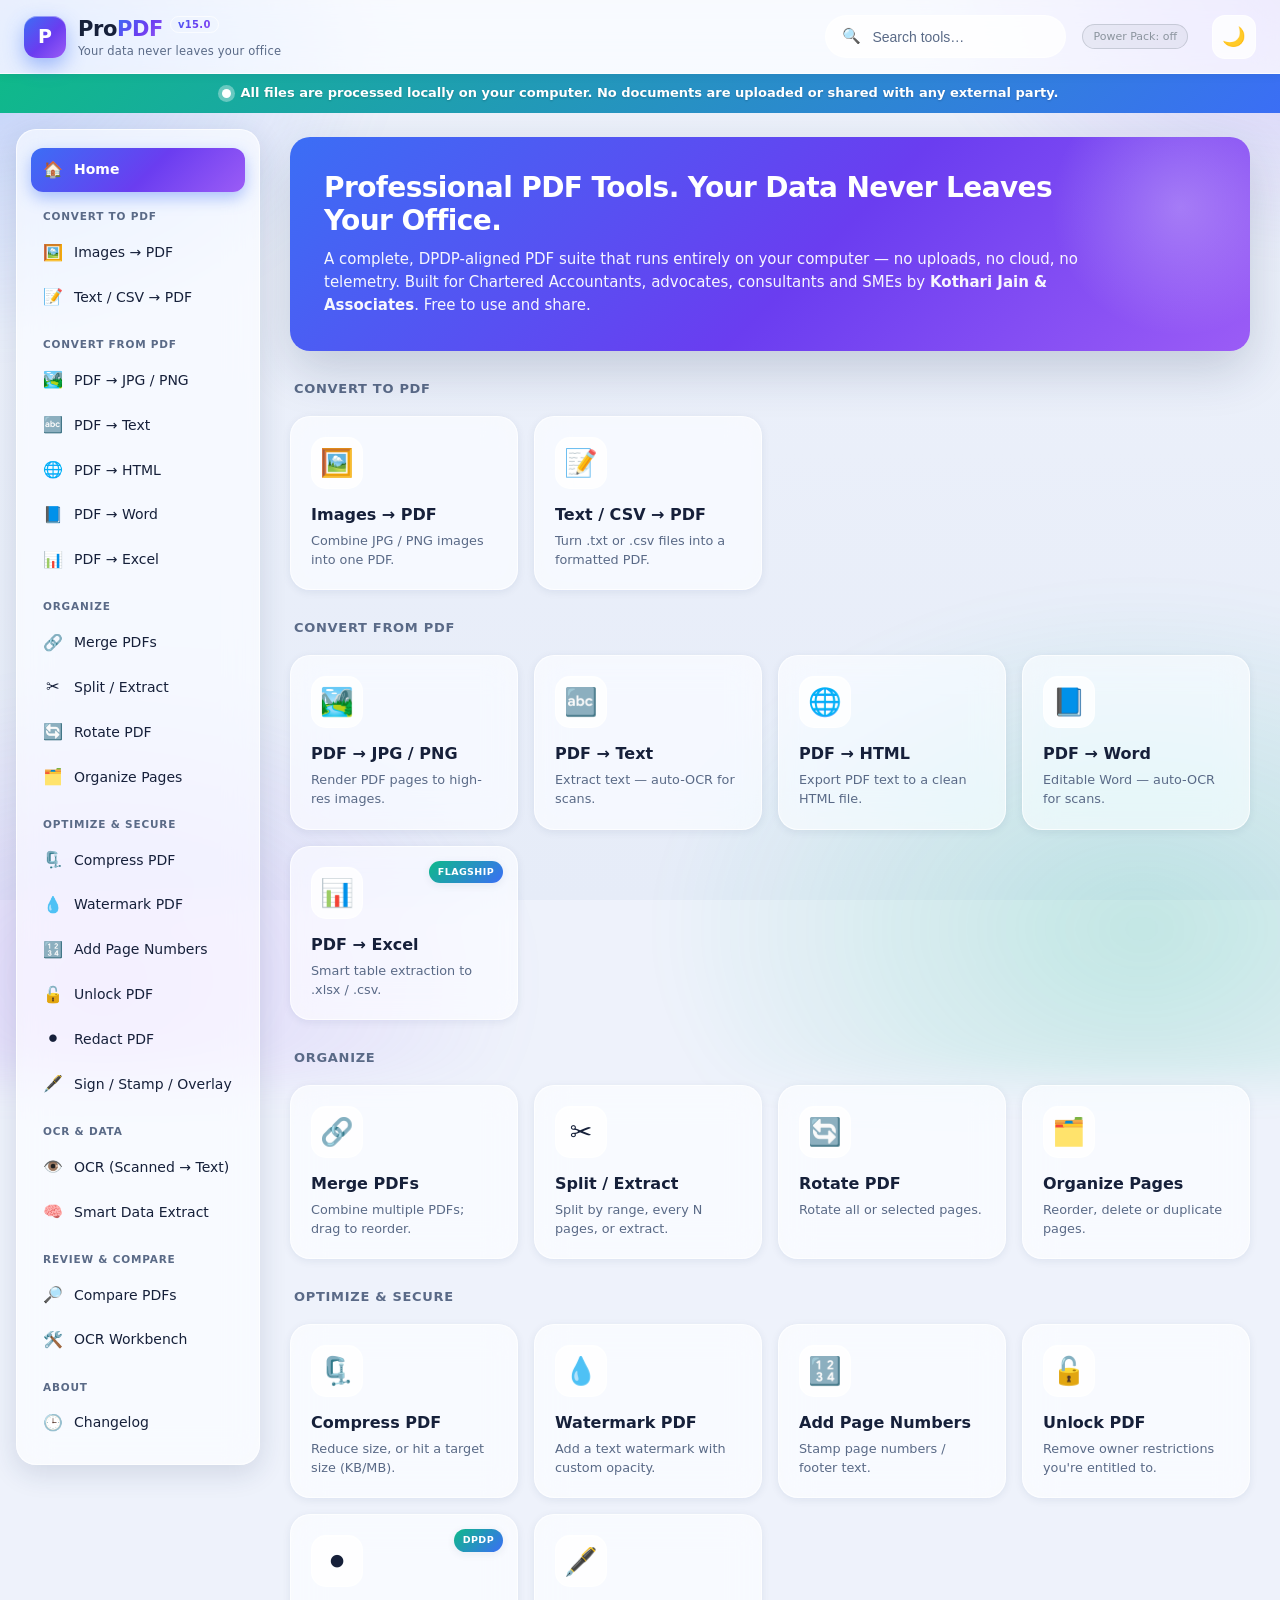
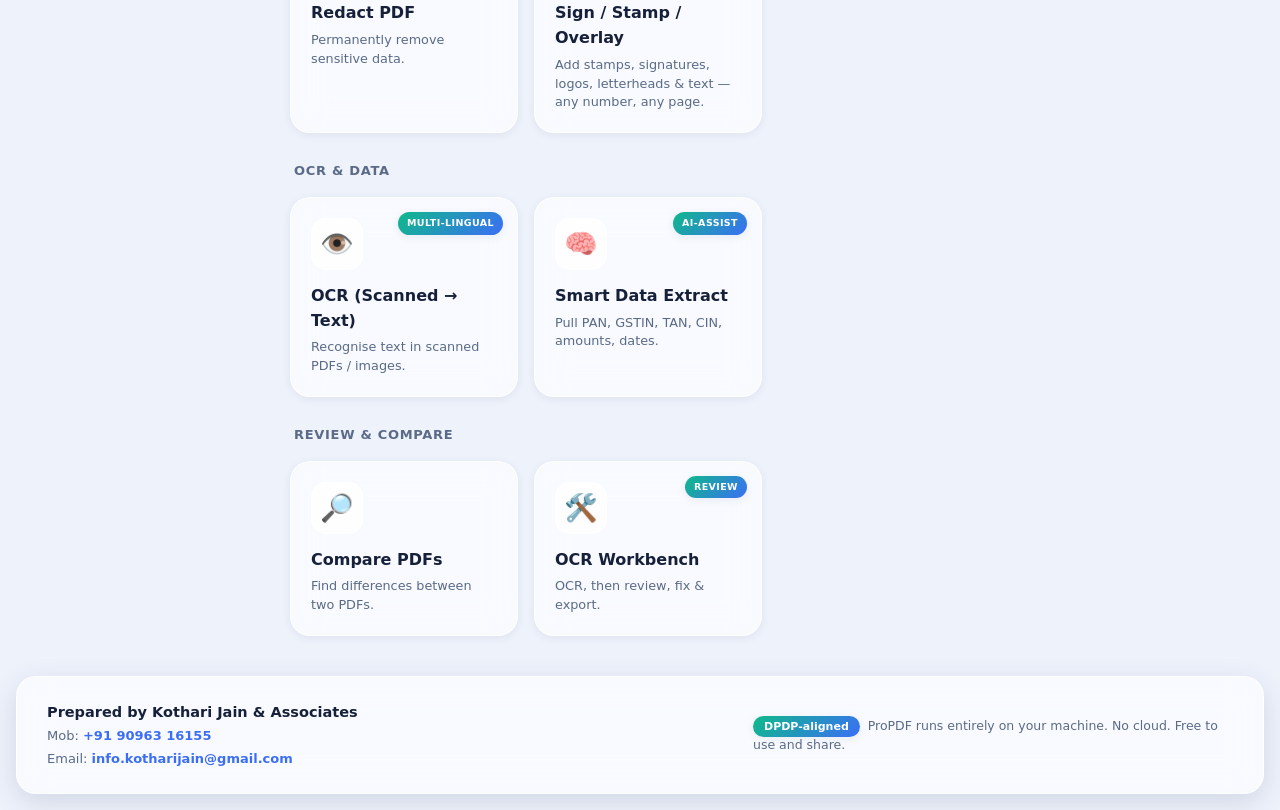
<file: index.html>
<!DOCTYPE html>
<html lang="en">
<head>
  <meta charset="UTF-8" />
  <meta http-equiv="refresh" content="0; url=ProPDF.html" />
  <title>ProPDF — Secure Local PDF Tools</title>
  <meta name="description" content="Free PDF toolkit that runs 100% on your computer — merge, split, compress, OCR, PDF to Excel/Word. No uploads, DPDP-compliant. By Kothari Jain & Associates." />
  <meta property="og:type" content="website" />
  <meta property="og:site_name" content="ProPDF" />
  <meta property="og:title" content="ProPDF — Secure Local PDF Tools" />
  <meta property="og:description" content="Free PDF toolkit that runs 100% on your computer — merge, split, compress, OCR, PDF to Excel/Word. No uploads. DPDP-compliant. By Kothari Jain & Associates." />
  <meta property="og:url" content="https://getpropdf.github.io/ProPDF/" />
  <meta name="twitter:card" content="summary" />
  <meta name="twitter:title" content="ProPDF — Secure Local PDF Tools" />
  <meta name="twitter:description" content="Free, private PDF tools that run entirely on your computer. No uploads. DPDP-compliant." />
  <script>location.replace("ProPDF.html" + location.search);</script>
</head>
<body style="font-family:Segoe UI,Arial,sans-serif;padding:40px">
  Opening ProPDF… if it doesn't load, <a href="ProPDF.html">click here</a>.
</body>
</html>
</file>
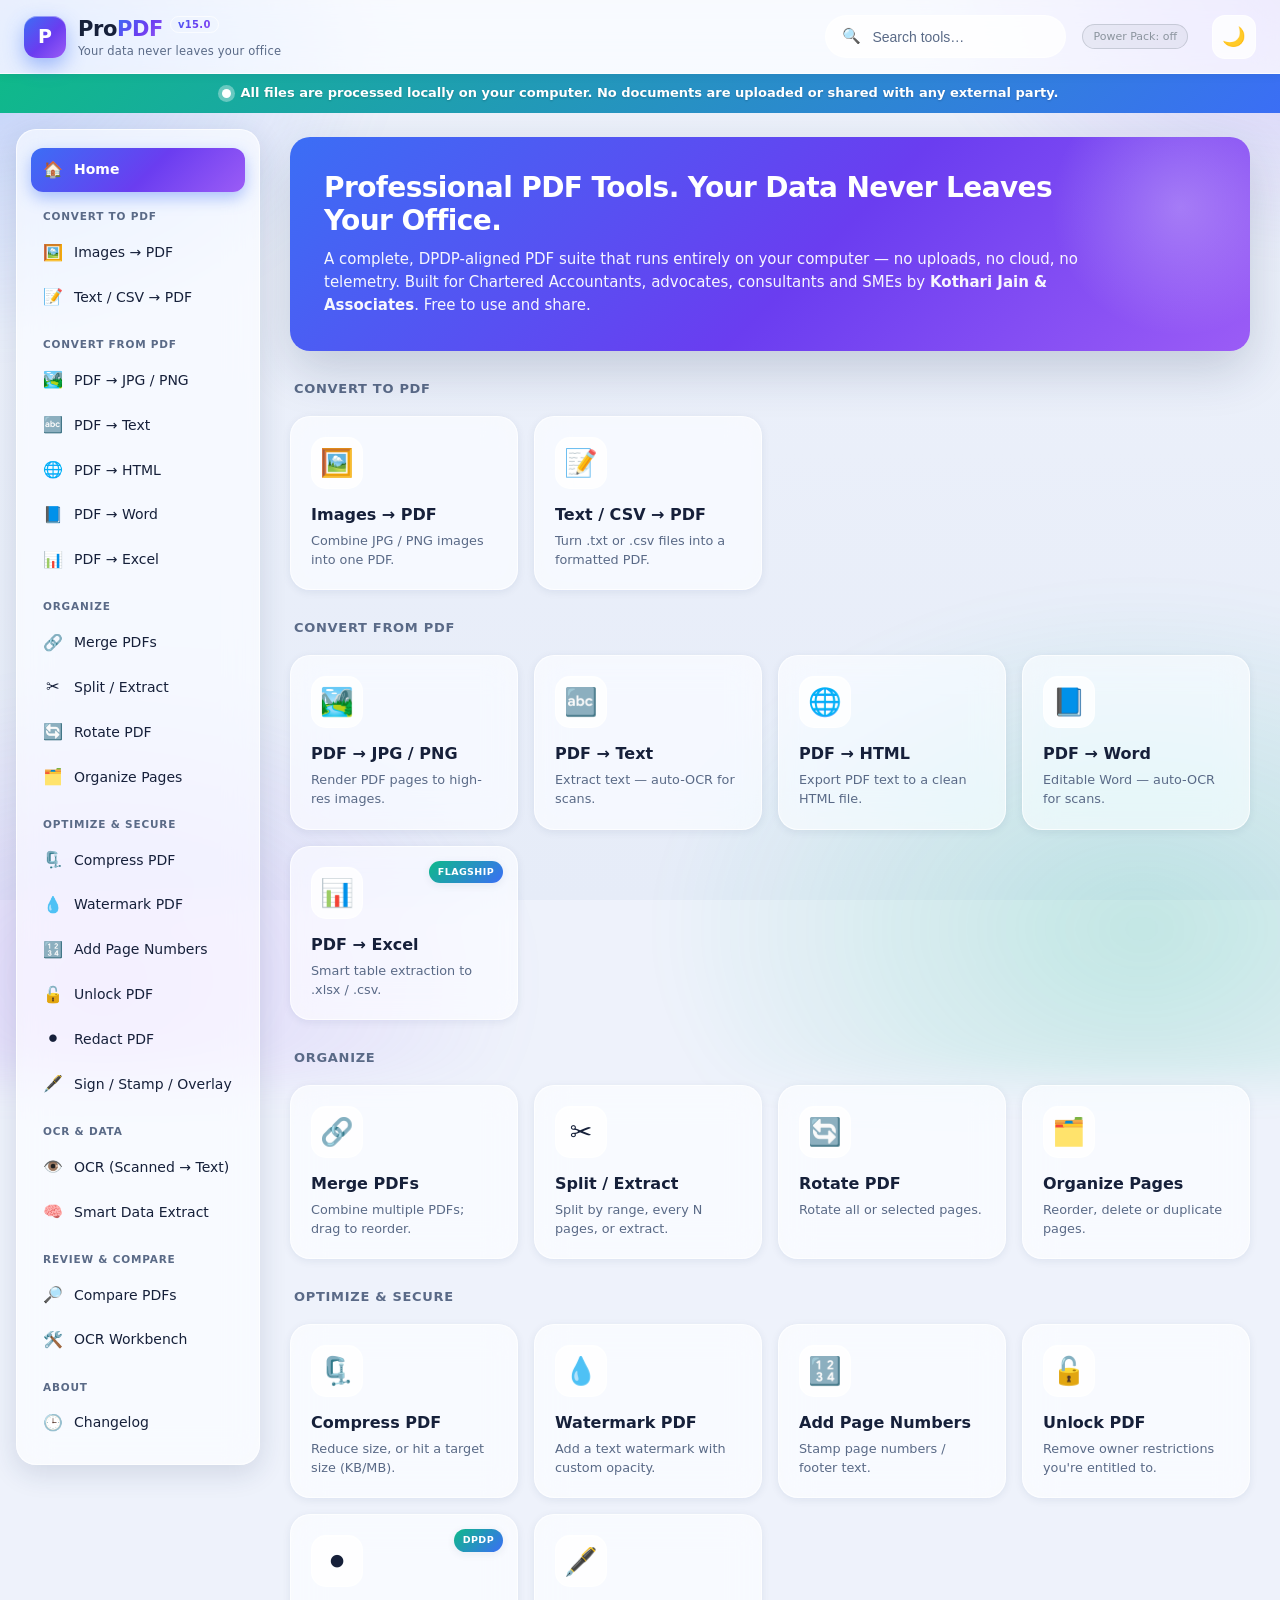
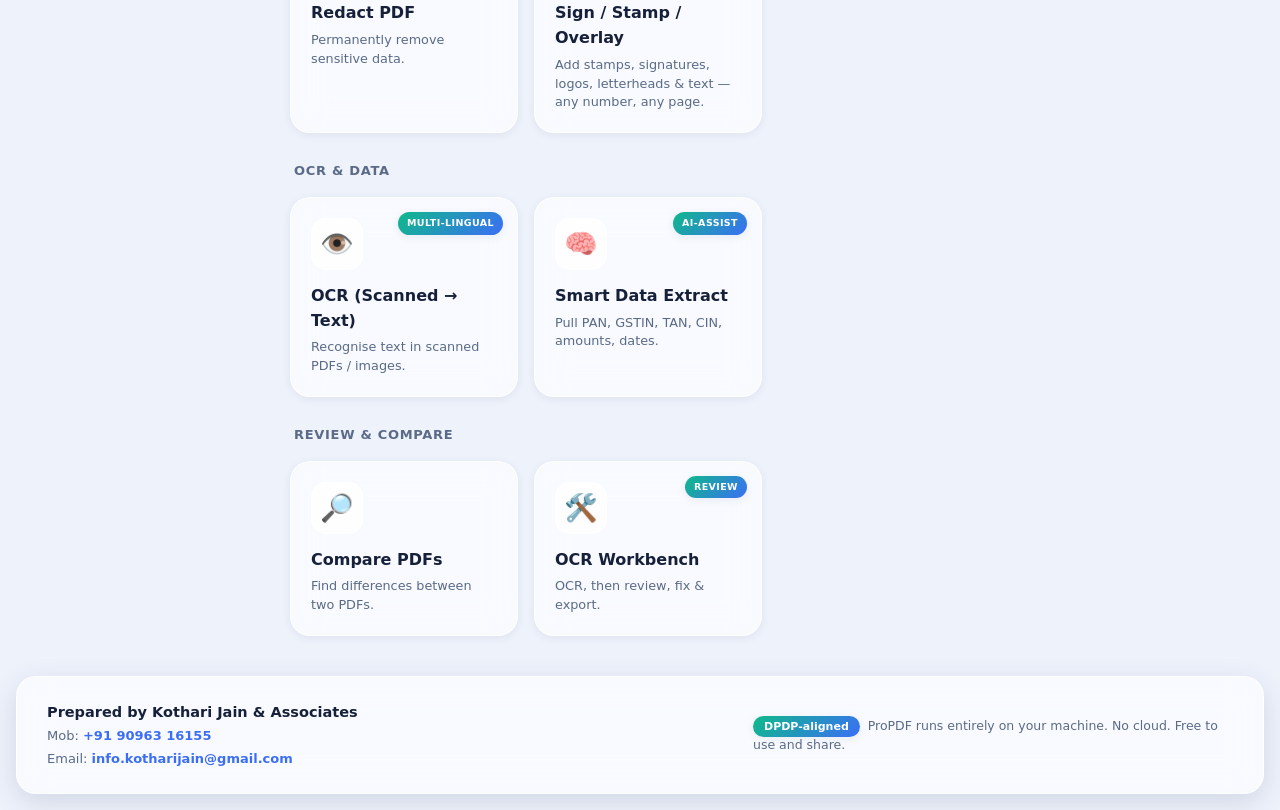
<file: ProPDF.html>
<!DOCTYPE html>
<html lang="en" data-theme="light">
<head>
  <meta charset="UTF-8" />
  <meta name="viewport" content="width=device-width, initial-scale=1.0" />
  <title>ProPDF — Secure Local PDF Tools</title>
  <meta name="description" content="Free PDF toolkit that runs 100% on your computer — merge, split, compress, OCR, PDF to Excel/Word. No uploads, DPDP-compliant. By Kothari Jain & Associates." />
  <meta property="og:type" content="website" />
  <meta property="og:site_name" content="ProPDF" />
  <meta property="og:title" content="ProPDF — Secure Local PDF Tools" />
  <meta property="og:description" content="Free PDF toolkit that runs 100% on your computer — merge, split, compress, OCR, PDF to Excel/Word. No uploads. DPDP-compliant. By Kothari Jain & Associates." />
  <meta property="og:url" content="https://getpropdf.github.io/ProPDF/ProPDF.html" />
  <meta name="twitter:card" content="summary" />
  <meta name="twitter:title" content="ProPDF — Secure Local PDF Tools" />
  <meta name="twitter:description" content="Free, private PDF tools that run entirely on your computer. No uploads. DPDP-compliant." />
  <link rel="icon" href="data:image/svg+xml,%3Csvg%20xmlns='http://www.w3.org/2000/svg'%20viewBox='0%200%20100%20100'%3E%3Crect%20width='100'%20height='100'%20rx='22'%20fill='%233b6ef5'/%3E%3Ctext%20x='50'%20y='70'%20font-size='56'%20font-family='Arial'%20font-weight='bold'%20fill='white'%20text-anchor='middle'%3EP%3C/text%3E%3C/svg%3E" />
  <style>
/* ============================================================
   ProPDF — Material + Glassmorphism UI
   Prepared by Kothari Jain & Associates
   ============================================================ */

:root {
  --bg-0: #eef2fb;
  --bg-1: #e6ecf8;
  --glass: rgba(255, 255, 255, 0.62);
  --glass-2: rgba(255, 255, 255, 0.80);
  --glass-brd: rgba(255, 255, 255, 0.7);
  --stroke: rgba(20, 40, 80, 0.10);
  --text: #16203a;
  --text-muted: #5a6a87;
  --brand: #3b6ef5;
  --brand-2: #6a3df0;
  --accent: #0fb98a;
  --danger: #e0455a;
  --warning: #d68a1c;
  --grad: linear-gradient(135deg, #3b6ef5 0%, #6a3df0 55%, #9b5cf6 100%);
  --grad-accent: linear-gradient(135deg, #0fb98a, #3b6ef5);
  --shadow-sm: 0 2px 8px rgba(30, 50, 90, .08);
  --shadow-md: 0 8px 28px rgba(30, 50, 90, .14);
  --shadow-lg: 0 18px 50px rgba(30, 50, 90, .20);
  --radius: 20px;
  --radius-sm: 13px;
  --speed: .22s cubic-bezier(.2, .8, .2, 1);
  --blur: saturate(160%) blur(16px);
}

[data-theme="dark"] {
  --bg-0: #0a0e1a;
  --bg-1: #0e1424;
  --glass: rgba(26, 34, 56, 0.55);
  --glass-2: rgba(30, 40, 66, 0.72);
  --glass-brd: rgba(120, 140, 200, 0.18);
  --stroke: rgba(150, 170, 220, 0.12);
  --text: #e9eefb;
  --text-muted: #98a6c4;
  --brand: #6d97ff;
  --brand-2: #a47bff;
  --accent: #2fe0ad;
  --danger: #ff6b7d;
  --warning: #f0b44a;
  --grad: linear-gradient(135deg, #4f7dff 0%, #7d54ff 55%, #a86bff 100%);
  --grad-accent: linear-gradient(135deg, #2fe0ad, #4f7dff);
  --shadow-sm: 0 2px 10px rgba(0, 0, 0, .35);
  --shadow-md: 0 10px 34px rgba(0, 0, 0, .45);
  --shadow-lg: 0 22px 60px rgba(0, 0, 0, .55);
}

* { box-sizing: border-box; }
html, body { margin: 0; padding: 0; min-height: 100%; }

body {
  color: var(--text);
  font-family: "Segoe UI", Roboto, system-ui, -apple-system, "Helvetica Neue", Arial, sans-serif;
  font-size: 15px; line-height: 1.55; -webkit-font-smoothing: antialiased;
  background: var(--bg-0); position: relative; overflow-x: hidden;
}
body::before {
  content: ""; position: fixed; inset: -20%; z-index: -2;
  background:
    radial-gradient(40% 40% at 12% 18%, rgba(59, 110, 245, .26), transparent 60%),
    radial-gradient(38% 38% at 88% 12%, rgba(106, 61, 240, .24), transparent 60%),
    radial-gradient(45% 45% at 78% 88%, rgba(15, 185, 138, .20), transparent 60%),
    radial-gradient(40% 40% at 20% 92%, rgba(155, 92, 246, .18), transparent 60%);
  filter: blur(20px); animation: drift 22s ease-in-out infinite alternate;
}
body::after { content: ""; position: fixed; inset: 0; z-index: -3; background: linear-gradient(180deg, var(--bg-0), var(--bg-1)); }
@keyframes drift { 0% { transform: translate3d(0,0,0) scale(1); } 100% { transform: translate3d(0,-3%,0) scale(1.08); } }

a { color: var(--brand); text-decoration: none; }
a:hover { text-decoration: underline; }

.topbar {
  position: sticky; top: 0; z-index: 50; display: flex; align-items: center; gap: 16px; padding: 13px 24px;
  background: var(--glass); -webkit-backdrop-filter: var(--blur); backdrop-filter: var(--blur);
  border-bottom: 1px solid var(--glass-brd); box-shadow: var(--shadow-sm);
}
.brand-logo { display: flex; align-items: center; gap: 12px; cursor: pointer; user-select: none; }
.brand-mark {
  width: 42px; height: 42px; border-radius: 13px; background: var(--grad);
  display: grid; place-items: center; color: #fff; font-weight: 800; font-size: 19px;
  box-shadow: 0 8px 20px rgba(59,110,245,.45), inset 0 1px 0 rgba(255,255,255,.4);
}
.brand-name { font-size: 21px; font-weight: 800; letter-spacing: -.4px; }
.brand-name span { background: var(--grad); -webkit-background-clip: text; background-clip: text; -webkit-text-fill-color: transparent; }
.brand-tag { font-size: 11.5px; color: var(--text-muted); margin-top: -3px; letter-spacing: .2px; }
.topbar-spacer { flex: 1; }

.search-box {
  display: flex; align-items: center; gap: 9px; background: var(--glass-2); border: 1px solid var(--glass-brd);
  border-radius: 999px; padding: 9px 16px; min-width: 240px; transition: box-shadow var(--speed), border-color var(--speed);
}
.search-box:focus-within { border-color: var(--brand); box-shadow: 0 0 0 4px rgba(59,110,245,.16); }
.search-box input { border: none; outline: none; background: transparent; color: var(--text); width: 100%; font-size: 14px; }
.search-box input::placeholder { color: var(--text-muted); }

.icon-btn {
  width: 44px; height: 44px; border-radius: 13px; border: 1px solid var(--glass-brd); background: var(--glass-2);
  color: var(--text); cursor: pointer; display: grid; place-items: center; font-size: 19px;
  transition: transform var(--speed), box-shadow var(--speed), background var(--speed);
}
.icon-btn:hover { transform: translateY(-2px) scale(1.04); box-shadow: var(--shadow-md); }
.icon-btn:active { transform: translateY(0) scale(.98); }

.privacy-banner {
  display: flex; align-items: center; gap: 10px; justify-content: center; background: var(--grad-accent);
  color: #fff; font-size: 13px; font-weight: 600; padding: 9px 16px; text-shadow: 0 1px 2px rgba(0,0,0,.2);
}
.privacy-banner .dot { width: 9px; height: 9px; border-radius: 50%; background: #fff; box-shadow: 0 0 0 4px rgba(255,255,255,.35); animation: pulse 2.2s infinite; }
@keyframes pulse { 0%,100% { opacity: 1; } 50% { opacity: .45; } }

.layout { display: flex; gap: 0; min-height: calc(100vh - 132px); align-items: stretch; }
.sidebar {
  width: 244px; flex-shrink: 0; padding: 18px 14px; margin: 16px 0 16px 16px; border-radius: var(--radius);
  background: var(--glass); -webkit-backdrop-filter: var(--blur); backdrop-filter: var(--blur);
  border: 1px solid var(--glass-brd); box-shadow: var(--shadow-md); align-self: flex-start; position: sticky; top: 84px;
}
.side-group-title { font-size: 10.5px; font-weight: 800; text-transform: uppercase; letter-spacing: .8px; color: var(--text-muted); padding: 16px 12px 6px; }
.side-link {
  display: flex; align-items: center; gap: 11px; padding: 10px 12px; border-radius: 12px; cursor: pointer;
  color: var(--text); font-size: 14px; font-weight: 500; transition: background var(--speed), color var(--speed), transform var(--speed);
}
.side-link:hover { background: var(--glass-2); transform: translateX(3px); }
.side-link.active { background: var(--grad); color: #fff; font-weight: 700; box-shadow: 0 6px 16px rgba(59,110,245,.4); }
.side-link .ic { width: 20px; text-align: center; font-size: 16px; }

.main { flex: 1; padding: 24px 30px; overflow-x: hidden; min-width: 0; }

.hero {
  position: relative; overflow: hidden; border-radius: var(--radius); padding: 34px; margin-bottom: 28px;
  color: #fff; background: var(--grad); box-shadow: var(--shadow-lg);
}
.hero::after { content: ""; position: absolute; right: -60px; top: -60px; width: 260px; height: 260px; background: radial-gradient(circle, rgba(255,255,255,.25), transparent 70%); }
.hero h1 { margin: 0 0 10px; font-size: 28px; letter-spacing: -.6px; line-height: 1.2; max-width: 760px; }
.hero p { margin: 0; max-width: 760px; opacity: .95; font-size: 15px; }
.hero p strong { font-weight: 800; }

.section-title { font-size: 13px; font-weight: 800; margin: 28px 4px 16px; color: var(--text-muted); text-transform: uppercase; letter-spacing: .7px; }

.grid { display: grid; grid-template-columns: repeat(auto-fill, minmax(208px, 1fr)); gap: 16px; }
.card {
  position: relative; overflow: hidden; cursor: pointer; border-radius: var(--radius); padding: 20px;
  background: var(--glass); -webkit-backdrop-filter: var(--blur); backdrop-filter: var(--blur);
  border: 1px solid var(--glass-brd); box-shadow: var(--shadow-sm);
  transition: transform var(--speed), box-shadow var(--speed), border-color var(--speed);
}
.card::before {
  content: ""; position: absolute; inset: 0; border-radius: inherit; padding: 1px; background: var(--grad); opacity: 0;
  -webkit-mask: linear-gradient(#000 0 0) content-box, linear-gradient(#000 0 0); -webkit-mask-composite: xor;
  mask-composite: exclude; transition: opacity var(--speed);
}
.card:hover { transform: translateY(-6px); box-shadow: var(--shadow-lg); }
.card:hover::before { opacity: 1; }
.card .emoji {
  width: 52px; height: 52px; border-radius: 15px; display: grid; place-items: center; font-size: 27px; margin-bottom: 14px;
  background: var(--glass-2); border: 1px solid var(--glass-brd); box-shadow: inset 0 1px 0 rgba(255,255,255,.4); transition: transform var(--speed);
}
.card:hover .emoji { transform: scale(1.08) rotate(-4deg); }
.card h3 { margin: 0 0 5px; font-size: 16px; font-weight: 700; }
.card p { margin: 0; font-size: 12.8px; color: var(--text-muted); line-height: 1.45; }
.card .badge {
  position: absolute; top: 14px; right: 14px; font-size: 9.5px; font-weight: 800; letter-spacing: .4px; padding: 4px 9px;
  border-radius: 999px; color: #fff; background: var(--grad-accent); text-transform: uppercase; box-shadow: var(--shadow-sm);
}
.card .badge.soon { background: linear-gradient(135deg, #f0a93a, #e0742a); }

.tool-head { display: flex; align-items: center; gap: 12px; margin-bottom: 4px; flex-wrap: wrap; }
.tool-head .back {
  cursor: pointer; color: var(--text-muted); font-weight: 600; font-size: 13.5px; padding: 6px 12px; border-radius: 999px;
  background: var(--glass); border: 1px solid var(--glass-brd); transition: background var(--speed), color var(--speed);
}
.tool-head .back:hover { color: var(--brand); }
.tool-head h2 { margin: 0; font-size: 24px; letter-spacing: -.4px; }
.tool-sub { color: var(--text-muted); margin: 6px 0 22px; max-width: 760px; }

.panel {
  border-radius: var(--radius); padding: 26px; background: var(--glass);
  -webkit-backdrop-filter: var(--blur); backdrop-filter: var(--blur); border: 1px solid var(--glass-brd);
  box-shadow: var(--shadow-md); margin-bottom: 18px;
}

.dropzone {
  border: 2px dashed var(--stroke); border-radius: var(--radius); padding: 44px 20px; text-align: center; cursor: pointer;
  transition: border-color var(--speed), background var(--speed), transform var(--speed); background: var(--glass-2);
}
.dropzone:hover, .dropzone.drag { border-color: var(--brand); background: rgba(59,110,245,.08); transform: translateY(-2px); }
.dropzone .dz-icon { font-size: 44px; filter: drop-shadow(0 4px 8px rgba(59,110,245,.3)); }
.dropzone h4 { margin: 14px 0 4px; font-size: 16.5px; }
.dropzone p { margin: 0; color: var(--text-muted); font-size: 13px; }

.filelist { margin-top: 16px; display: flex; flex-direction: column; gap: 9px; }
.fileitem {
  display: flex; align-items: center; gap: 12px; padding: 11px 14px; background: var(--glass-2);
  border: 1px solid var(--glass-brd); border-radius: var(--radius-sm); transition: box-shadow var(--speed);
}
.fileitem:hover { box-shadow: var(--shadow-sm); }
.fileitem.dragging { opacity: .5; }
.fileitem .grip { cursor: grab; color: var(--text-muted); font-size: 15px; }
.fileitem .fname { flex: 1; font-weight: 600; font-size: 14px; overflow: hidden; text-overflow: ellipsis; white-space: nowrap; }
.fileitem .fsize { color: var(--text-muted); font-size: 12.5px; }
.fileitem .rm { cursor: pointer; color: var(--danger); font-weight: 800; padding: 3px 8px; border-radius: 8px; }
.fileitem .rm:hover { background: rgba(224,69,90,.14); }

.controls { display: flex; flex-wrap: wrap; gap: 18px; margin-top: 20px; align-items: flex-end; }
.field { display: flex; flex-direction: column; gap: 7px; }
.field label { font-size: 12.5px; font-weight: 700; color: var(--text-muted); }
.field input[type="text"], .field input[type="number"], .field input[type="password"], .field select {
  background: var(--glass-2); color: var(--text); border: 1px solid var(--glass-brd); border-radius: 11px; padding: 10px 13px;
  font-size: 14px; outline: none; min-width: 160px; transition: border-color var(--speed), box-shadow var(--speed);
}
.field input:focus, .field select:focus { border-color: var(--brand); box-shadow: 0 0 0 4px rgba(59,110,245,.15); }
.field.range input { min-width: 200px; }

.btn {
  border: none; border-radius: 13px; padding: 13px 24px; font-size: 14.5px; font-weight: 700; cursor: pointer; color: #fff;
  background: var(--grad); display: inline-flex; align-items: center; gap: 8px;
  box-shadow: 0 8px 20px rgba(59,110,245,.35), inset 0 1px 0 rgba(255,255,255,.25);
  transition: transform var(--speed), box-shadow var(--speed), filter var(--speed);
}
.btn:hover { transform: translateY(-2px); box-shadow: 0 12px 28px rgba(59,110,245,.45); filter: brightness(1.05); }
.btn:active { transform: translateY(0); }
.btn:disabled { opacity: .5; cursor: not-allowed; transform: none; box-shadow: none; filter: grayscale(.3); }
.btn.secondary { background: var(--glass-2); color: var(--text); border: 1px solid var(--glass-brd); box-shadow: var(--shadow-sm); }
.btn.secondary:hover { color: var(--brand); box-shadow: var(--shadow-md); }
.btn-row { display: flex; gap: 12px; margin-top: 22px; flex-wrap: wrap; }

.progress-wrap { margin-top: 20px; display: none; }
.progress-wrap.show { display: block; }
.progress-bar { height: 12px; border-radius: 999px; background: var(--glass-2); overflow: hidden; border: 1px solid var(--glass-brd); }
.progress-fill { height: 100%; width: 0%; background: var(--grad); transition: width .25s; box-shadow: 0 0 12px rgba(59,110,245,.5); }
.progress-label { font-size: 13px; color: var(--text-muted); margin-top: 9px; font-weight: 500; }

.result { margin-top: 16px; padding: 15px 18px; border-radius: var(--radius-sm); font-size: 14px; display: none; font-weight: 500; }
.result.show { display: block; }
.result.ok { background: rgba(15,185,138,.14); border: 1px solid var(--accent); }
.result.err { background: rgba(224,69,90,.12); border: 1px solid var(--danger); }

.toast {
  position: fixed; bottom: 24px; right: 24px; z-index: 100; background: var(--glass-2);
  -webkit-backdrop-filter: var(--blur); backdrop-filter: var(--blur); border: 1px solid var(--glass-brd);
  border-left: 4px solid var(--accent); border-radius: 14px; padding: 14px 20px; box-shadow: var(--shadow-lg);
  font-size: 14px; transform: translateY(24px); opacity: 0; transition: all .3s cubic-bezier(.2,.8,.2,1); max-width: 360px;
}
.toast.show { transform: translateY(0); opacity: 1; }
.toast.err { border-left-color: var(--danger); }

.thumbs { display: grid; grid-template-columns: repeat(auto-fill, minmax(128px, 1fr)); gap: 14px; margin-top: 18px; }
.thumb {
  position: relative; border: 1px solid var(--glass-brd); border-radius: 12px; overflow: hidden; background: var(--glass-2);
  cursor: grab; box-shadow: var(--shadow-sm); transition: transform var(--speed), box-shadow var(--speed);
}
.thumb:hover { transform: translateY(-3px); box-shadow: var(--shadow-md); }
.thumb.dragging { opacity: .4; }
.thumb canvas, .thumb img { width: 100%; display: block; }
.thumb .pg { position: absolute; bottom: 0; left: 0; right: 0; text-align: center; font-size: 11px; background: rgba(0,0,0,.6); color: #fff; padding: 3px; }
.thumb .ops { position: absolute; top: 5px; right: 5px; display: flex; gap: 5px; }
.thumb .ops span { width: 24px; height: 24px; border-radius: 8px; background: rgba(0,0,0,.62); color: #fff; display: grid; place-items: center; font-size: 12px; cursor: pointer; transition: background var(--speed); }
.thumb .ops span:hover { background: var(--brand); }

.footer {
  margin: 16px; padding: 24px 30px; border-radius: var(--radius); background: var(--glass);
  -webkit-backdrop-filter: var(--blur); backdrop-filter: var(--blur); border: 1px solid var(--glass-brd);
  box-shadow: var(--shadow-md); color: var(--text-muted); font-size: 13px;
}
.footer-grid { display: flex; flex-wrap: wrap; gap: 26px; justify-content: space-between; align-items: center; }
.firm-card { display: flex; flex-direction: column; gap: 3px; }
.firm-card strong { color: var(--text); font-size: 14.5px; }
.firm-card a { font-weight: 600; }
.footer .disclaimer { max-width: 480px; font-size: 12.5px; }

.outbox {
  margin-top: 14px; background: var(--glass-2); border: 1px solid var(--glass-brd); border-radius: 12px; padding: 14px;
  max-height: 380px; overflow: auto; font-family: ui-monospace, "Cascadia Code", Consolas, monospace; font-size: 12.5px;
  white-space: pre-wrap; word-break: break-word;
}

.muted { color: var(--text-muted); }
.hidden { display: none !important; }
.pill { font-size: 11px; font-weight: 800; padding: 4px 11px; border-radius: 999px; color: #fff; background: var(--grad-accent); box-shadow: var(--shadow-sm); }

@media (max-width: 900px) {
  .sidebar { display: none; }
  .search-box { min-width: 140px; }
  .main { padding: 18px; }
  .hero h1 { font-size: 23px; }
}

/* ---------- attachment preview ---------- */
.preview-wrap { margin-top: 16px; }
.preview-head { font-size: 12px; font-weight: 800; text-transform: uppercase; letter-spacing: .6px; color: var(--text-muted); margin: 4px 2px 10px; }
.preview-file-label { font-weight: 700; font-size: 13px; margin: 12px 2px 8px; color: var(--text); }
.preview-wrap .thumb { cursor: default; }
.preview-wrap .thumb:hover { transform: none; box-shadow: var(--shadow-sm); }

/* ---------- changelog ---------- */
.cl-head { display: flex; align-items: center; gap: 12px; margin-bottom: 12px; flex-wrap: wrap; }
.cl-ver { font-weight: 800; font-size: 13px; color: #fff; background: var(--grad); padding: 4px 13px; border-radius: 999px; box-shadow: var(--shadow-sm); }
.cl-title { font-weight: 700; font-size: 16.5px; }
.cl-list { margin: 0; padding-left: 20px; }
.cl-list li { margin: 6px 0; font-size: 14px; color: var(--text); line-height: 1.5; }

/* ---------- version badge + update bar ---------- */
.ver-badge { font-size: 10px; font-weight: 800; vertical-align: super; margin-left: 7px; padding: 2px 7px; border-radius: 999px; background: var(--glass-2); border: 1px solid var(--glass-brd); color: var(--brand); letter-spacing: .3px; }
.update-bar { position: fixed; left: 50%; transform: translateX(-50%); bottom: 24px; z-index: 120; display: flex; align-items: center; gap: 14px; padding: 12px 14px 12px 20px; border-radius: 14px; background: var(--glass-2); -webkit-backdrop-filter: var(--blur); backdrop-filter: var(--blur); border: 1px solid var(--glass-brd); box-shadow: var(--shadow-lg); font-size: 14px; font-weight: 600; max-width: 92vw; }
.update-bar .btn { padding: 9px 16px; font-size: 13.5px; }
.update-x { cursor: pointer; color: var(--text-muted); font-weight: 800; padding: 2px 7px; border-radius: 8px; }
.update-x:hover { color: var(--danger); background: rgba(224,69,90,.12); }

/* ---------- v10: redact ---------- */
.redact-viewer { display: block; margin-top: 14px; max-height: 80vh; overflow: auto; padding: 6px; background: var(--glass-2); border: 1px solid var(--glass-brd); border-radius: 14px; }
.rd-page { position: relative; border: 1px solid var(--glass-brd); border-radius: 10px; overflow: hidden; background: #fff; width: -moz-fit-content; width: fit-content; max-width: 100%; margin: 0 auto 14px; }
.rd-page canvas { display: block; max-width: 100%; height: auto; }
.rd-overlay { position: absolute; inset: 0; cursor: crosshair; }
.rd-box { position: absolute; background: rgba(0,0,0,.55); border: 1px solid #000; cursor: pointer; }
.rd-box.auto { background: rgba(214,69,90,.45); border-color: var(--danger); }
.rd-pagenum { position: absolute; top: 6px; left: 8px; font-size: 11px; background: rgba(0,0,0,.6); color: #fff; padding: 2px 8px; border-radius: 6px; }
.det-list { margin-top: 14px; display: flex; flex-direction: column; gap: 4px; max-height: 200px; overflow: auto; }
.det-head { font-weight: 800; font-size: 12.5px; margin: 6px 0; color: var(--text-muted); }
.det-item { font-size: 13px; padding: 4px 10px; background: var(--glass-2); border: 1px solid var(--glass-brd); border-radius: 8px; }
/* ---------- v10: overlay ---------- */
.ov-preview { margin-top: 14px; }
.ov-stage { position: relative; display: inline-block; max-width: 100%; border: 1px solid var(--glass-brd); border-radius: 10px; overflow: hidden; }
.ov-stage canvas { display: block; }
.ov-ghost { position: absolute; pointer-events: none; }
/* ---------- v10: compare ---------- */
.cmp-out { margin-top: 14px; display: flex; flex-direction: column; gap: 12px; }
.cmp-sum { font-size: 14px; padding: 10px 14px; background: var(--glass-2); border: 1px solid var(--glass-brd); border-radius: 10px; }
.cmp-legend { font-size: 12px; display: flex; gap: 10px; }
.cmp-text { line-height: 1.9; background: var(--glass-2); border: 1px solid var(--glass-brd); border-radius: 10px; padding: 14px; max-height: 52vh; overflow: auto; }
.d-add { background: rgba(15,185,138,.25); border-radius: 3px; padding: 0 2px; }
.d-del { background: rgba(224,69,90,.25); text-decoration: line-through; border-radius: 3px; padding: 0 2px; }
.cmp-page { display: flex; flex-direction: column; gap: 6px; }
/* ---------- v10: OCR workbench ---------- */
.wb-text { width: 100%; min-height: 320px; margin-top: 14px; border-radius: 12px; border: 1px solid var(--glass-brd); background: var(--glass-2); color: var(--text); padding: 14px; font-family: ui-monospace, Consolas, monospace; font-size: 13px; line-height: 1.5; resize: vertical; box-sizing: border-box; }
.wb-val { margin-top: 12px; display: flex; flex-direction: column; gap: 4px; }
.wb-valitem { font-size: 13px; padding: 5px 10px; border-radius: 8px; border: 1px solid var(--glass-brd); }
.wb-valitem.ok { background: rgba(15,185,138,.12); }
.wb-valitem.bad { background: rgba(224,69,90,.14); }

/* ---------- v10.1: interactive overlay widget ---------- */
.ov-widget { position: absolute; box-sizing: border-box; border: 1.5px dashed var(--brand); cursor: move; touch-action: none; }
.ov-widget img { width: 100%; height: 100%; display: block; pointer-events: none; -webkit-user-drag: none; }
.ov-handle { position: absolute; width: 20px; height: 20px; background: var(--brand); color: #fff; border: 2px solid #fff; border-radius: 50%; display: grid; place-items: center; font-size: 11px; box-shadow: var(--shadow-sm); }
.ov-res { right: -11px; bottom: -11px; cursor: nwse-resize; }
.ov-rot { left: 50%; top: -30px; transform: translateX(-50%); cursor: grab; }

/* ---- password prompt modal ---- */
.pw-overlay { position: fixed; inset: 0; z-index: 9999; display: grid; place-items: center;
  background: rgba(10, 16, 30, .55); -webkit-backdrop-filter: blur(6px); backdrop-filter: blur(6px); }
.pw-box { width: min(92vw, 420px); background: var(--glass-2); border: 1px solid var(--glass-brd);
  border-radius: var(--radius); box-shadow: var(--shadow-lg); padding: 26px 24px; text-align: center;
  -webkit-backdrop-filter: var(--blur); backdrop-filter: var(--blur); }
.pw-box .pw-ic { font-size: 34px; margin-bottom: 6px; }
.pw-box h3 { margin: 0 0 8px; font-size: 19px; color: var(--text); }
.pw-box p { margin: 0 0 14px; color: var(--text-muted); font-size: 14px; }
.pw-box .pw-wrong { color: var(--danger); font-weight: 600; margin-top: -6px; }
.pw-input { width: 100%; padding: 12px 14px; border-radius: var(--radius-sm); border: 1px solid var(--glass-brd);
  background: var(--glass); color: var(--text); font-size: 15px; outline: none; }
.pw-input:focus { border-color: var(--brand); box-shadow: 0 0 0 4px rgba(59,110,245,.16); }
.pw-btns { display: flex; gap: 10px; justify-content: flex-end; margin-top: 18px; }
.pw-btns button { padding: 10px 18px; border-radius: var(--radius-sm); border: 1px solid var(--glass-brd);
  font-size: 14px; font-weight: 600; cursor: pointer; transition: transform var(--speed), box-shadow var(--speed); }
.pw-btns button:hover { transform: translateY(-1px); box-shadow: var(--shadow-md); }
.pw-cancel { background: var(--glass); color: var(--text); }
.pw-ok { background: var(--grad); color: #fff; border-color: transparent; }
  </style>
</head>
<body>
  <header class="topbar">
    <div class="brand-logo" onclick="ProPDF.go('home')">
      <div class="brand-mark">P</div>
      <div>
        <div class="brand-name">Pro<span>PDF</span></div>
        <div class="brand-tag">Your data never leaves your office</div>
      </div>
    </div>
    <div class="topbar-spacer"></div>
    <div class="search-box">
      <span>🔍</span>
      <input id="toolSearch" type="text" placeholder="Search tools…" oninput="ProPDF.filterTools(this.value)" />
    </div>
    <button class="icon-btn" id="themeBtn" title="Toggle dark / light mode" onclick="ProPDF.toggleTheme()">🌙</button>
  </header>

  <div class="privacy-banner">
    <span class="dot"></span>
    All files are processed locally on your computer. No documents are uploaded or shared with any external party.
  </div>

  <div class="layout">
    <nav class="sidebar" id="sidebar"></nav>
    <main class="main" id="main"></main>
  </div>

  <footer class="footer">
    <div class="footer-grid">
      <div class="firm-card">
        <strong>Prepared by Kothari Jain &amp; Associates</strong>
        <span>Mob: <a href="tel:+919096316155">+91 90963 16155</a></span>
        <span>Email: <a href="mailto:info.kotharijain@gmail.com">info.kotharijain@gmail.com</a></span>
      </div>
      <div class="disclaimer">
        <span class="pill">DPDP-aligned</span>
        &nbsp;ProPDF runs entirely on your machine. No cloud. Free to use and share.
      </div>
    </div>
  </footer>

  <div class="toast" id="toast"></div>

  <script>
/* ============================================================
   ProPDF — on-demand library loader
   Loads each library from the local /lib folder first (offline),
   then falls back to cdnjs. Heavy libraries (OCR, Excel) load only
   when the relevant tool is opened, keeping startup lean.
   ============================================================ */
(function () {
  "use strict";

  // version-pinned sources. local path is tried first.
  var LIBS = {
    pdfLib: {
      global: "PDFLib",
      local: "lib/pdf-lib.min.js",
      cdn: "https://cdnjs.cloudflare.com/ajax/libs/pdf-lib/1.17.1/pdf-lib.min.js"
    },
    pdfjs: {
      global: "pdfjsLib",
      local: "lib/pdf.min.js",
      cdn: "https://cdnjs.cloudflare.com/ajax/libs/pdf.js/3.11.174/pdf.min.js",
      worker_local: "lib/pdf.worker.min.js",
      worker_cdn: "https://cdnjs.cloudflare.com/ajax/libs/pdf.js/3.11.174/pdf.worker.min.js"
    },
    jszip: {
      global: "JSZip",
      local: "lib/jszip.min.js",
      cdn: "https://cdnjs.cloudflare.com/ajax/libs/jszip/3.10.1/jszip.min.js"
    },
    xlsx: {
      global: "XLSX",
      local: "lib/xlsx.full.min.js",
      cdn: "https://cdnjs.cloudflare.com/ajax/libs/xlsx/0.18.5/xlsx.full.min.js"
    },
    tesseract: {
      global: "Tesseract",
      local: "lib/tesseract.min.js",
      cdn: "https://cdnjs.cloudflare.com/ajax/libs/tesseract.js/5.1.0/tesseract.min.js"
    }
  };

  var loaded = {};   // key -> Promise

  function injectScript(src) {
    return new Promise(function (resolve, reject) {
      var s = document.createElement("script");
      s.src = src;
      s.async = true;
      s.onload = function () { resolve(src); };
      s.onerror = function () { reject(new Error("failed: " + src)); };
      document.head.appendChild(s);
    });
  }

  // try local, then cdn; resolve once `global` exists on window
  function loadOne(key) {
    if (loaded[key]) return loaded[key];
    var cfg = LIBS[key];
    if (!cfg) return Promise.reject(new Error("unknown lib " + key));

    loaded[key] = injectScript(cfg.local)
      .then(check(cfg.global))
      .then(function () { cfg._from = "local"; })
      .catch(function () {
        return injectScript(cfg.cdn).then(check(cfg.global)).then(function () { cfg._from = "cdn"; });
      })
      .then(function () { return window[cfg.global]; });

    return loaded[key];
  }

  function check(globalName) {
    return function () {
      if (!window[globalName]) throw new Error("global " + globalName + " missing");
      return true;
    };
  }

  // public: ensure a set of libs are present
  function ensure() {
    var keys = Array.prototype.slice.call(arguments);
    return Promise.all(keys.map(loadOne)).then(function () {
      // configure pdf.js worker if it was requested
      if (keys.indexOf("pdfjs") !== -1 && window.pdfjsLib) {
        var cfg = LIBS.pdfjs;
        // use the worker from the SAME source the main library loaded from
        // (avoids fetch(), which is blocked on the file:// protocol)
        var src = (cfg._from === "cdn") ? cfg.worker_cdn : cfg.worker_local;
        try { window.pdfjsLib.GlobalWorkerOptions.workerSrc = src; } catch (e) { /* ignore */ }
      }
    });
  }

  window.ProPDFLibs = { ensure: ensure };
})();
  </script>
  <script>
/* ============================================================
   ProPDF — UI shell & utilities
   Prepared by Kothari Jain & Associates
   ============================================================ */
(function () {
  "use strict";

  var App = {
    tools: [],
    groups: ["Convert to PDF", "Convert from PDF", "Organize", "Optimize & Secure", "OCR & Data", "Review & Compare"],
    current: "home"
  };

  /* ---------------- tool registry ---------------- */
  App.registerTool = function (def) { App.tools.push(def); };
  App.getTool = function (id) { return App.tools.filter(function (t) { return t.id === id; })[0]; };

  /* ---------------- DOM helpers ---------------- */
  function el(tag, attrs, html) {
    var e = document.createElement(tag);
    if (attrs) for (var k in attrs) {
      if (k === "class") e.className = attrs[k];
      else if (k === "html") e.innerHTML = attrs[k];
      else e.setAttribute(k, attrs[k]);
    }
    if (html != null) e.innerHTML = html;
    return e;
  }
  App.el = el;

  /* ---------------- theme ---------------- */
  App.toggleTheme = function () {
    var html = document.documentElement;
    var next = html.getAttribute("data-theme") === "dark" ? "light" : "dark";
    html.setAttribute("data-theme", next);
    document.getElementById("themeBtn").textContent = next === "dark" ? "☀️" : "🌙";
    try { window.localStorage.setItem("propdf-theme", next); } catch (e) {}
  };
  (function initTheme() {
    var saved;
    try { saved = window.localStorage.getItem("propdf-theme"); } catch (e) {}
    if (saved) {
      document.documentElement.setAttribute("data-theme", saved);
    }
  })();

  /* ---------------- toast ---------------- */
  var toastTimer;
  App.toast = function (msg, isErr) {
    var t = document.getElementById("toast");
    t.textContent = msg;
    t.className = "toast show" + (isErr ? " err" : "");
    clearTimeout(toastTimer);
    toastTimer = setTimeout(function () { t.className = "toast"; }, 3800);
  };

  /* ---------------- file helpers ---------------- */
  App.readAB = function (file) {
    return new Promise(function (res, rej) {
      var r = new FileReader();
      r.onload = function () { res(r.result); };
      r.onerror = rej;
      r.readAsArrayBuffer(file);
    });
  };
  App.fmtSize = function (b) {
    if (b < 1024) return b + " B";
    if (b < 1048576) return (b / 1024).toFixed(1) + " KB";
    return (b / 1048576).toFixed(2) + " MB";
  };
  App.download = function (filename, data, mime) {
    var blob = (data instanceof Blob) ? data : new Blob([data], { type: mime || "application/octet-stream" });
    var url = URL.createObjectURL(blob);
    var a = el("a", { href: url, download: filename });
    document.body.appendChild(a); a.click();
    setTimeout(function () { URL.revokeObjectURL(url); a.remove(); }, 1500);
  };

  /* ---------------- reusable file zone ----------------
     opts: { multiple, accept, hint, onChange(files) }
     returns { files: [], el, refresh() }
  ---------------------------------------------------- */
  App.fileZone = function (opts) {
    opts = opts || {};
    var state = { files: [] };
    var wrap = el("div");
    var dz = el("div", { class: "dropzone" });
    dz.innerHTML =
      '<div class="dz-icon">📂</div>' +
      '<h4>Drag &amp; drop files here</h4>' +
      '<p>' + (opts.hint || "or click to browse") + '</p>';
    var input = el("input", { type: "file", style: "display:none" });
    if (opts.multiple) input.setAttribute("multiple", "multiple");
    if (opts.accept) input.setAttribute("accept", opts.accept);
    var list = el("div", { class: "filelist" });
    var previewWrap = el("div", { class: "preview-wrap" });

    function add(fileList) {
      var arr = Array.prototype.slice.call(fileList);
      if (!opts.multiple) { state.files = arr.slice(0, 1); }
      else { state.files = state.files.concat(arr); }
      render();
      if (opts.onChange) opts.onChange(state.files);
    }
    function render() {
      list.innerHTML = "";
      state.files.forEach(function (f, i) {
        var item = el("div", { class: "fileitem", draggable: opts.multiple ? "true" : "false" });
        item.innerHTML =
          (opts.multiple ? '<span class="grip">⠿</span>' : '') +
          '<span class="fname">' + escapeHtml(f.name) + '</span>' +
          '<span class="fsize">' + App.fmtSize(f.size) + '</span>' +
          '<span class="rm" title="Remove">✕</span>';
        item.querySelector(".rm").onclick = function () {
          state.files.splice(i, 1); render();
          if (opts.onChange) opts.onChange(state.files);
        };
        if (opts.multiple) enableRowDrag(item, i);
        list.appendChild(item);
      });
      renderPreview();
    }
    function enableRowDrag(item, idx) {
      item.addEventListener("dragstart", function (e) {
        item.classList.add("dragging");
        e.dataTransfer.setData("text/plain", idx);
      });
      item.addEventListener("dragend", function () { item.classList.remove("dragging"); });
      item.addEventListener("dragover", function (e) { e.preventDefault(); });
      item.addEventListener("drop", function (e) {
        e.preventDefault();
        var from = parseInt(e.dataTransfer.getData("text/plain"), 10);
        if (isNaN(from) || from === idx) return;
        var moved = state.files.splice(from, 1)[0];
        state.files.splice(idx, 0, moved);
        render();
        if (opts.onChange) opts.onChange(state.files);
      });
    }

    dz.onclick = function () { input.click(); };
    input.onchange = function () { add(input.files); input.value = ""; };
    dz.addEventListener("dragover", function (e) { e.preventDefault(); dz.classList.add("drag"); });
    dz.addEventListener("dragleave", function () { dz.classList.remove("drag"); });
    dz.addEventListener("drop", function (e) {
      e.preventDefault(); dz.classList.remove("drag");
      if (e.dataTransfer.files && e.dataTransfer.files.length) add(e.dataTransfer.files);
    });

    wrap.appendChild(dz);
    wrap.appendChild(input);
    wrap.appendChild(list);
    wrap.appendChild(previewWrap);
    state.el = wrap;
    state.clear = function () { state.files = []; render(); };

    function isPdf(f) { return /pdf$/i.test(f.type) || /\.pdf$/i.test(f.name); }
    function isImg(f) { return /^image\//.test(f.type) || /\.(png|jpe?g|gif|webp|bmp)$/i.test(f.name); }
    var previewToken = 0;
    function renderPreview() {
      if (opts.preview === false) return;
      previewWrap.innerHTML = "";
      if (!state.files.length) return;
      if (!state.files.some(function (f) { return isPdf(f) || isImg(f); })) return;
      var myToken = ++previewToken;
      previewWrap.appendChild(el("div", { class: "preview-head" }, "Preview"));
      var box = el("div"); previewWrap.appendChild(box);
      var MAX = 60, shown = 0, multi = state.files.length > 1;
      var needPdf = state.files.some(isPdf);
      var prep = (needPdf && window.ProPDFLibs) ? window.ProPDFLibs.ensure("pdfjs") : Promise.resolve();
      prep.then(function () {
        return state.files.reduce(function (chain, f) {
          return chain.then(function () {
            if (myToken !== previewToken) return;
            if (multi) box.appendChild(el("div", { class: "preview-file-label" }, "📄 " + escapeHtml(f.name)));
            if (isImg(f)) {
              var gi = el("div", { class: "thumbs" }); box.appendChild(gi);
              var ti = el("div", { class: "thumb" });
              var im = el("img"); im.src = URL.createObjectURL(f); ti.appendChild(im); gi.appendChild(ti);
              shown++; return;
            }
            if (!isPdf(f)) return;
            return App.readAB(f).then(function (ab) {
              return window.pdfjsLib.getDocument({ data: ab }).promise.then(function (pdf) {
                var g = el("div", { class: "thumbs" }); box.appendChild(g);
                var n = pdf.numPages, i = 1;
                function nextPage() {
                  if (i > n || shown >= MAX || myToken !== previewToken) {
                    if (n > MAX) box.appendChild(el("div", { class: "muted", style: "margin:8px 2px;font-size:12.5px" }, "Showing first " + MAX + " of " + n + " pages."));
                    return;
                  }
                  return pdf.getPage(i).then(function (pg) {
                    var vp = pg.getViewport({ scale: 0.3 });
                    var t = el("div", { class: "thumb" });
                    var c = el("canvas"); c.width = vp.width; c.height = vp.height;
                    t.appendChild(c); t.appendChild(el("div", { class: "pg" }, "Page " + i));
                    g.appendChild(t);
                    return pg.render({ canvasContext: c.getContext("2d"), viewport: vp }).promise.then(function () { shown++; i++; return nextPage(); });
                  });
                }
                return nextPage();
              });
            });
          });
        }, Promise.resolve());
      }).catch(function () {});
    }

    return state;
  };

  /* ---------------- progress + result widgets ---------------- */
  App.progressWidget = function () {
    var wrap = el("div", { class: "progress-wrap" });
    wrap.innerHTML =
      '<div class="progress-bar"><div class="progress-fill"></div></div>' +
      '<div class="progress-label"></div>';
    var fill = wrap.querySelector(".progress-fill");
    var label = wrap.querySelector(".progress-label");
    return {
      el: wrap,
      show: function (msg) { wrap.classList.add("show"); if (msg) label.textContent = msg; },
      set: function (pct, msg) { fill.style.width = Math.max(0, Math.min(100, pct)) + "%"; if (msg != null) label.textContent = msg; },
      hide: function () { wrap.classList.remove("show"); fill.style.width = "0%"; }
    };
  };
  App.resultWidget = function () {
    var w = el("div", { class: "result" });
    return {
      el: w,
      ok: function (msg) { w.className = "result show ok"; w.innerHTML = msg; },
      err: function (msg) { w.className = "result show err"; w.innerHTML = "⚠️ " + msg; },
      clear: function () { w.className = "result"; w.innerHTML = ""; }
    };
  };

  function escapeHtml(s) {
    return String(s).replace(/[&<>"']/g, function (c) {
      return { "&": "&amp;", "<": "&lt;", ">": "&gt;", '"': "&quot;", "'": "&#39;" }[c];
    });
  }
  App.escapeHtml = escapeHtml;

  /* parse page ranges like "1-3,5,8-10" into 0-based index array */
  App.parseRanges = function (str, max) {
    var out = [], seen = {};
    String(str).split(",").forEach(function (part) {
      part = part.trim(); if (!part) return;
      var m = part.match(/^(\d+)\s*-\s*(\d+)$/);
      if (m) {
        var a = parseInt(m[1], 10), b = parseInt(m[2], 10);
        if (a > b) { var t = a; a = b; b = t; }
        for (var i = a; i <= b; i++) push(i);
      } else if (/^\d+$/.test(part)) {
        push(parseInt(part, 10));
      }
    });
    function push(n) { if (n >= 1 && n <= max && !seen[n]) { seen[n] = 1; out.push(n - 1); } }
    return out;
  };

  /* ---------------- navigation / rendering ---------------- */
  App.go = function (id) {
    App.current = id;
    renderSidebar();
    var main = document.getElementById("main");
    main.innerHTML = "";
    window.scrollTo(0, 0);
    if (id === "home") return renderHome(main);
    if (id === "changelog") return renderChangelog(main);
    var tool = App.getTool(id);
    if (!tool) return renderHome(main);
    if (App.track) App.track("tool/" + id, "Tool: " + tool.name);

    var head = el("div");
    head.innerHTML =
      '<div class="tool-head"><span class="back" onclick="ProPDF.go(\'home\')">← All tools</span></div>' +
      '<div class="tool-head"><span style="font-size:26px">' + tool.emoji + '</span><h2>' + tool.name + '</h2>' +
      (tool.status === "soon" ? ' <span class="pill" style="background:rgba(201,133,27,.16);color:var(--warning)">Roadmap</span>' : '') +
      '</div>' +
      '<p class="tool-sub">' + tool.long + '</p>';
    main.appendChild(head);

    var panel = el("div", { class: "panel" });
    main.appendChild(panel);
    if (tool.status === "soon" && !tool.render) {
      panel.innerHTML = '<p class="muted">This capability is planned for the optional ProPDF Power Pack (local Python engine). ' +
        'See the roadmap in <code>docs/ROADMAP.md</code>. The lean browser edition focuses on features that run fully client-side.</p>';
      return;
    }
    try { tool.render(panel); }
    catch (e) { panel.innerHTML = '<p class="result show err">Failed to load tool: ' + escapeHtml(e.message) + '</p>'; }
  };

  function renderSidebar() {
    var sb = document.getElementById("sidebar");
    sb.innerHTML = "";
    var home = el("div", { class: "side-link" + (App.current === "home" ? " active" : "") }, '<span class="ic">🏠</span> Home');
    home.onclick = function () { App.go("home"); };
    sb.appendChild(home);
    App.groups.forEach(function (g) {
      sb.appendChild(el("div", { class: "side-group-title" }, g));
      App.tools.filter(function (t) { return t.group === g; }).forEach(function (t) {
        var link = el("div", { class: "side-link" + (App.current === t.id ? " active" : "") },
          '<span class="ic">' + t.emoji + '</span> ' + t.name);
        link.onclick = function () { App.go(t.id); };
        sb.appendChild(link);
      });
    });
    sb.appendChild(el("div", { class: "side-group-title" }, "About"));
    var cl = el("div", { class: "side-link" + (App.current === "changelog" ? " active" : "") }, '<span class="ic">\ud83d\udd52</span> Changelog');
    cl.onclick = function () { App.go("changelog"); };
    sb.appendChild(cl);
  }

  var CHANGELOG = [
    { v: "v10.6", title: "PDF \u2192 Excel works on any bank statement + password prompt", items: [
      "Rebuilt the table engine so PDF \u2192 Excel reads almost any bank statement layout \u2014 ruled grids, partly-ruled, and completely borderless ones. Columns are detected once across the whole document so every page lines up, and wrapped multi-line entries are merged into a single transaction row using a date anchor. Tested across HDFC, ICICI, SBI, IDBI, Federal, South Indian Bank and Bank of Baroda formats.",
      "Password-protected PDFs now prompt for the password before any tool runs, and the file is unlocked in memory \u2014 no more blank output. Applies to every tool (Excel, Word, merge, split, rotate, compress, watermark, page numbers, redact and more)."
    ] },
    { v: "v10.5", title: "PDF \u2192 Excel \u2014 true grid extraction + sheet layout", items: [
      "PDF \u2192 Excel now reads the table as a true grid: it detects both the horizontal and vertical ruled lines and drops every word into its exact cell. Multi-line entries (like wrapped bank-statement transactions) now stay in one row on every page \u2014 fixing the earlier bug where the first rows of later pages were dumped into a single column, and a stray extra column that shifted some pages.",
      "New Layout choice: export all pages into one combined sheet (default) or one sheet per page.",
      "Repeated column headers on later pages are removed automatically in combined mode."
    ] },
    { v: "v10.4", title: "Much better PDF \u2192 Excel", items: [
      "PDF \u2192 Excel now detects the table's ruled lines for exact column splits, groups multi-line rows (e.g. bank-statement transactions) into a single row, and keeps amounts as numbers. Borderless tables use smart whitespace detection. A big jump in accuracy on real statements."
    ] },
    { v: "v10.3", title: "Fix — Redaction preview shows full pages", items: [
      "Redact: the preview is now a single scrollable area showing every page at full height — scroll down through all pages and draw redaction boxes anywhere. (Multi-page PDFs previously shrank each page to a thin strip.)"
    ] },
    { v: "v10.2", title: "Fix — Redaction page preview", items: [
      "Redact: the page preview now shows each page at full size (previously multi-page PDFs collapsed to a thin strip), so you can clearly see every page and draw redaction boxes anywhere.",
      "Hardened the Compare visual-diff preview sizing too."
    ] },
    { v: "v10.1", title: "Fixes — Redaction detect & Interactive Overlay", items: [
      "Redact: auto-detect now catches sensitive values split across text fragments (e.g. PAN, account numbers, emails) in iText / government PDFs — previously some were missed.",
      "Overlay / Letterhead: redesigned with on-screen handles — drag to move, corner ◢ to resize, top ⟳ to rotate — with a live preview, instead of typing numbers."
    ] },
    { v: "v10", title: "Redaction, Overlay, Compare & OCR Workbench", items: [
      "Redact PDF: auto-detects sensitive data (PAN, GSTIN, TAN, CIN, DIN, IFSC, Aadhaar, card/account numbers, emails, phones) and lets you draw redaction boxes. Redacted pages are permanently flattened so hidden text cannot be recovered; works on scans via OCR; output is verified.",
      "Overlay / Letterhead: stamp a letterhead, logo, sign or stamp (PDF/PNG/JPG) over chosen pages with position, size, rotation, opacity and live preview.",
      "Compare PDFs: text differences (added/removed/changed) and visual pixel differences, with an exportable report; auto-OCR for scanned files.",
      "OCR Workbench: review and correct OCR text, validate PAN/GSTIN/Aadhaar/CIN/IFSC by checksum, and export to TXT, Word, Excel or a searchable PDF (image + invisible selectable text)."
    ] },
    { v: "v9", title: "Compress to a target size", items: [
      "Compress PDF now has a \u201cTarget file size\u201d mode \u2014 enter a limit in KB or MB (e.g. for GST / Income-Tax portals) and ProPDF automatically finds the best quality and resolution that stays under it.",
      "Tells you the final size, and warns if the target is impossible without unreadable quality."
    ] },
    { v: "v8", title: "Cleanup & Changelog", items: [
      "Removed the non-working Office → PDF and Password Protect placeholders.",
      "Added this Changelog with the full version history."
    ] },
    { v: "v7", title: "File previews", items: [
      "Page-thumbnail previews of the attached file in every tool (Split / Extract, Merge, Rotate, Compress, Watermark, Page Numbers, and all PDF → tools), each page numbered.",
      "Merge shows each file's pages grouped under its name, in the current order.",
      "Images → PDF previews the actual images before converting."
    ] },
    { v: "v6", title: "Far better PDF → Excel tables", items: [
      "Columns are now anchored to the table's header row and each word is placed by position — so Client ID, Client Name, quantities and ISIN stay in their own columns even when names are long.",
      "The table is automatically separated from the letterhead and signature text.",
      "Rows whose content wrapped to a second line are merged back together; trailing rows are detected via their numeric columns.",
      "Quantities saved as numbers; long IDs kept as text to avoid losing digits."
    ] },
    { v: "v5", title: "Automatic OCR for scans", items: [
      "PDF → Excel now detects a scanned page (no text layer) and runs OCR automatically — no separate step.",
      "OCR reads word positions via TSV with confidence filtering, and never produces a blank sheet.",
      "The same auto-OCR fallback was added to PDF → Text and PDF → Word.",
      "Added a per-tool OCR language selector (English plus Hindi, Marathi, Gujarati, Tamil, Telugu, Kannada, Bengali, Punjabi)."
    ] },
    { v: "v4", title: "One shareable file", items: [
      "Repackaged the whole app into a single self-contained index.html — share just that one file.",
      "Fixed start-up and file:// loading problems; added a cache-proof local launcher (Start ProPDF.bat)."
    ] },
    { v: "v3", title: "Modern redesign", items: [
      "New Material + Glassmorphism interface: frosted-glass panels, animated gradient background, refined dark / light themes and hover effects."
    ] },
    { v: "v2", title: "Stability fix", items: [
      "Fixed a critical bug where the tools failed to load, leaving buttons unresponsive — everything is clickable now."
    ] },
    { v: "v1", title: "First release", items: [
      "100% local, DPDP-aligned PDF suite — no uploads, no cloud, no telemetry.",
      "Convert to PDF (Images, Text / CSV) and from PDF (JPG/PNG, Text, HTML, Word, Excel).",
      "Organize: Merge, Split / Extract, Rotate, Organize Pages.",
      "Optimize & Secure: Compress, Watermark, Page Numbers, Unlock.",
      "OCR (English + 10 Indian languages) and Smart Data Extract (PAN / GSTIN / TAN / CIN / DIN).",
      "Dark / light mode, drag-and-drop, search and full documentation."
    ] }
  ];

  function renderChangelog(main) {
    var hero = el("div", { class: "hero" });
    hero.innerHTML = '<h1>Changelog</h1><p>Version history of ProPDF — newest first. Current version: <strong>' + CHANGELOG[0].v + '</strong>.</p>';
    main.appendChild(hero);
    CHANGELOG.forEach(function (rel) {
      var card = el("div", { class: "panel" });
      var items = rel.items.map(function (it) { return '<li>' + escapeHtml(it) + '</li>'; }).join("");
      card.innerHTML = '<div class="cl-head"><span class="cl-ver">' + rel.v + '</span><span class="cl-title">' + escapeHtml(rel.title) + '</span></div><ul class="cl-list">' + items + '</ul>';
      main.appendChild(card);
    });
  }

  function renderHome(main) {
    var hero = el("div", { class: "hero" });
    hero.innerHTML =
      '<h1>Professional PDF Tools. Your Data Never Leaves Your Office.</h1>' +
      '<p>A complete, DPDP-aligned PDF suite that runs entirely on your computer — no uploads, no cloud, ' +
      'no telemetry. Built for Chartered Accountants, advocates, consultants and SMEs by ' +
      '<strong>Kothari Jain &amp; Associates</strong>. Free to use and share.</p>';
    main.appendChild(hero);

    var q = (document.getElementById("toolSearch").value || "").toLowerCase();
    App.groups.forEach(function (g) {
      var items = App.tools.filter(function (t) {
        return t.group === g && (!q || (t.name + " " + t.long).toLowerCase().indexOf(q) !== -1);
      });
      if (!items.length) return;
      main.appendChild(el("div", { class: "section-title" }, g));
      var grid = el("div", { class: "grid" });
      items.forEach(function (t) {
        var card = el("div", { class: "card" });
        card.innerHTML =
          '<div class="emoji">' + t.emoji + '</div>' +
          '<h3>' + t.name + '</h3>' +
          '<p>' + t.desc + '</p>' +
          (t.status === "soon" ? '<span class="badge soon">Roadmap</span>'
            : (t.badge ? '<span class="badge">' + t.badge + '</span>' : ''));
        card.onclick = function () { App.go(t.id); };
        grid.appendChild(card);
      });
      main.appendChild(grid);
    });
  }

  App.filterTools = function () {
    if (App.current === "home") App.go("home");
  };

  /* expose */
  window.ProPDF = App;

  /* ---------------- version + update check ---------------- */
  App.VERSION = "v15.0";
  var GC_ENDPOINT = "";
  function initAnalytics(url) {
    if (GC_ENDPOINT || !url || typeof location === "undefined" || !/^https?:/.test(location.protocol)) return;
    GC_ENDPOINT = url;
    var s = document.createElement("script");
    s.async = true; s.src = "https://gc.zgo.at/count.js"; s.setAttribute("data-goatcounter", url);
    document.head.appendChild(s);
  }
  App.track = function (path, title) {
    try { if (GC_ENDPOINT && window.goatcounter && window.goatcounter.count) window.goatcounter.count({ path: path, title: title || path, event: true }); } catch (e) {}
  };
  function cmpVer(a, b) { var pa = String(a).match(/\d+/g) || [], pb = String(b).match(/\d+/g) || []; var n = Math.max(pa.length, pb.length); for (var i = 0; i < n; i++) { var x = parseInt(pa[i] || 0, 10), y = parseInt(pb[i] || 0, 10); if (x !== y) return x > y; } return false; }
  function injectVersionBadge() {
    var bn = document.querySelector(".brand-name");
    if (bn && !bn.querySelector(".ver-badge")) bn.appendChild(el("span", { class: "ver-badge" }, App.VERSION));
  }
  function showUpdateBar(ver, notes) {
    if (document.querySelector(".update-bar")) return;
    var bar = el("div", { class: "update-bar" });
    bar.appendChild(el("span", { class: "update-msg" }, "✨ ProPDF " + escapeHtml(ver) + " is available" + (notes ? " — " + escapeHtml(notes) : "")));
    var b = el("button", { class: "btn" }, "Reload to update");
    b.onclick = function () { location.href = location.pathname + "?u=" + Date.now(); };
    var x = el("span", { class: "update-x", title: "Dismiss" }, "✕");
    x.onclick = function () { bar.remove(); };
    bar.appendChild(b); bar.appendChild(x);
    document.body.appendChild(bar);
  }
  App.checkForUpdate = function () {
    if (typeof location === "undefined" || !/^https?:/.test(location.protocol)) return;  // only when hosted online
    fetch("version.json?_=" + Date.now(), { cache: "no-store" })
      .then(function (r) { return r.ok ? r.json() : null; })
      .then(function (j) { if (!j) return; if (j.analytics) initAnalytics(j.analytics); if (j.version && cmpVer(j.version, App.VERSION)) showUpdateBar(j.version, j.notes || ""); })
      .catch(function () {});
  };

  /* boot once tools.js has registered everything */
  function boot() {
    try { App.go("home"); injectVersionBadge(); App.checkForUpdate(); }
    catch (e) { console.error("ProPDF boot error:", e); }
  }
  if (document.readyState === "loading") document.addEventListener("DOMContentLoaded", boot);
  else boot();
})();
  </script>
  <script>
/* ============================================================
   ProPDF — tool implementations (100% client-side)
   Prepared by Kothari Jain & Associates
   ============================================================ */
(function () {
  "use strict";
  var P = window.ProPDF;
  var L = window.ProPDFLibs;
  var el = P.el;

  /* ---------- small UI builders ---------- */
  function row(html) { return el("div", { class: "controls" }, html); }
  function field(label, inner) {
    return '<div class="field"><label>' + label + '</label>' + inner + '</div>';
  }
  function actionUI(panel) {
    var prog = P.progressWidget();
    var res = P.resultWidget();
    panel.appendChild(prog.el);
    panel.appendChild(res.el);
    return { prog: prog, res: res };
  }
  function btn(label, onclick, cls) {
    var b = el("button", { class: "btn" + (cls ? " " + cls : "") }, label);
    b.onclick = onclick;
    return b;
  }

  /* ====================================================================
     CONVERT TO PDF
     ==================================================================== */

  /* Images -> PDF */
  P.registerTool({
    id: "img2pdf", name: "Images → PDF", emoji: "🖼️", group: "Convert to PDF",
    desc: "Combine JPG / PNG images into one PDF.",
    long: "Combine one or more JPG / PNG images into a single, clean PDF — pages sized to each image.",
    render: function (panel) {
      var zone = P.fileZone({ multiple: true, accept: "image/png,image/jpeg", hint: "JPG / PNG — drag to reorder" });
      panel.appendChild(zone.el);
      var opts = row(
        field("Page fit", '<select id="imgFit"><option value="image">Match image size</option><option value="a4">A4 page (centered)</option></select>') +
        field("Margin (pt)", '<input id="imgMargin" type="number" value="0" min="0" max="120">')
      );
      panel.appendChild(opts);
      var io = actionUI(panel);
      var go = btn("Create PDF ▸", run);
      panel.appendChild(el("div", { class: "btn-row" })).appendChild(go);

      function run() {
        if (!zone.files.length) return P.toast("Add at least one image", true);
        io.res.clear(); io.prog.show("Loading engine…"); go.disabled = true;
        var fit = document.getElementById("imgFit").value;
        var margin = parseFloat(document.getElementById("imgMargin").value) || 0;
        L.ensure("pdfLib").then(function () {
          var PDFLib = window.PDFLib;
          return PDFLib.PDFDocument.create().then(function (doc) {
            var i = 0;
            function next() {
              if (i >= zone.files.length) {
                io.prog.set(100, "Saving…");
                return doc.save().then(function (bytes) {
                  P.download("ProPDF_images.pdf", bytes, "application/pdf");
                  io.prog.hide(); io.res.ok("Created PDF from " + zone.files.length + " image(s)."); go.disabled = false;
                });
              }
              var f = zone.files[i];
              io.prog.set((i / zone.files.length) * 100, "Adding image " + (i + 1) + " of " + zone.files.length);
              return P.readAB(f).then(function (ab) {
                var isPng = /png$/i.test(f.type) || /\.png$/i.test(f.name);
                var embed = isPng ? doc.embedPng(ab) : doc.embedJpg(ab);
                return embed.then(function (img) {
                  var page;
                  if (fit === "a4") {
                    page = doc.addPage([595.28, 841.89]);
                    var maxW = 595.28 - margin * 2, maxH = 841.89 - margin * 2;
                    var sc = Math.min(maxW / img.width, maxH / img.height);
                    var w = img.width * sc, h = img.height * sc;
                    page.drawImage(img, { x: (595.28 - w) / 2, y: (841.89 - h) / 2, width: w, height: h });
                  } else {
                    page = doc.addPage([img.width + margin * 2, img.height + margin * 2]);
                    page.drawImage(img, { x: margin, y: margin, width: img.width, height: img.height });
                  }
                  i++; return next();
                });
              });
            }
            return next();
          });
        }).catch(fail(io, go));
      }
    }
  });

  /* TXT / CSV -> PDF */
  P.registerTool({
    id: "txt2pdf", name: "Text / CSV → PDF", emoji: "📝", group: "Convert to PDF",
    desc: "Turn .txt or .csv files into a formatted PDF.",
    long: "Convert plain text or CSV files into a paginated, readable PDF with selectable text.",
    render: function (panel) {
      var zone = P.fileZone({ multiple: false, accept: ".txt,.csv,text/plain", hint: ".txt or .csv" });
      panel.appendChild(zone.el);
      var opts = row(
        field("Font size", '<input id="txtSize" type="number" value="11" min="6" max="24">') +
        field("Page", '<select id="txtPage"><option value="a4">A4</option><option value="letter">Letter</option></select>')
      );
      panel.appendChild(opts);
      var io = actionUI(panel);
      var go = btn("Create PDF ▸", run);
      panel.appendChild(el("div", { class: "btn-row" })).appendChild(go);

      function run() {
        if (!zone.files.length) return P.toast("Add a text file", true);
        io.res.clear(); io.prog.show("Loading engine…"); go.disabled = true;
        var size = parseFloat(document.getElementById("txtSize").value) || 11;
        var pageDim = document.getElementById("txtPage").value === "letter" ? [612, 792] : [595.28, 841.89];
        Promise.all([L.ensure("pdfLib"), zone.files[0].text()]).then(function (r) {
          var text = r[1]; var PDFLib = window.PDFLib;
          return PDFLib.PDFDocument.create().then(function (doc) {
            return doc.embedFont(PDFLib.StandardFonts.Courier).then(function (font) {
              var margin = 48, lh = size * 1.45;
              var maxChars = Math.floor((pageDim[0] - margin * 2) / (size * 0.6));
              var lines = wrapLines(text.replace(/\t/g, "    ").split(/\r?\n/), maxChars);
              var page, y;
              function newPage() { page = doc.addPage(pageDim); y = pageDim[1] - margin; }
              newPage();
              lines.forEach(function (ln) {
                if (y < margin) newPage();
                page.drawText(ln, { x: margin, y: y, size: size, font: font, color: PDFLib.rgb(0.1, 0.13, 0.19) });
                y -= lh;
              });
              io.prog.set(100, "Saving…");
              return doc.save().then(function (bytes) {
                P.download(zone.files[0].name.replace(/\.[^.]+$/, "") + ".pdf", bytes, "application/pdf");
                io.prog.hide(); io.res.ok("Converted to PDF (" + lines.length + " lines)."); go.disabled = false;
              });
            });
          });
        }).catch(fail(io, go));
      }
      function wrapLines(arr, maxChars) {
        var out = [];
        arr.forEach(function (line) {
          if (line.length <= maxChars) { out.push(line); return; }
          for (var i = 0; i < line.length; i += maxChars) out.push(line.substr(i, maxChars));
        });
        return out;
      }
    }
  });

  /* ====================================================================
     CONVERT FROM PDF
     ==================================================================== */

  /* ===== password-aware PDF loading =====
     Protected PDFs used to silently produce blank output. Now any PDF that needs
     an open password prompts for it first, and the file is decrypted before the
     tool runs. Unencrypted files and images pass straight through. */
  function isEncryptedPdf(ab) {
    try {
      var u = new Uint8Array(ab), s = "";
      for (var i = 0; i < u.length; i++) s += String.fromCharCode(u[i]);
      return /\/Encrypt[\s\/<\[]/.test(s);
    } catch (e) { return false; }
  }
  function askPassword(name, wrong) {
    return new Promise(function (resolve) {
      var ov = el("div", { class: "pw-overlay" });
      ov.innerHTML = '<div class="pw-box"><div class="pw-ic">🔒</div>'
        + '<h3>Password required</h3>'
        + '<p>“' + P.escapeHtml(name) + '” is protected. Enter its password to continue.</p>'
        + (wrong ? '<p class="pw-wrong">Incorrect password — please try again.</p>' : '')
        + '<input type="password" class="pw-input" placeholder="Enter PDF password" />'
        + '<div class="pw-btns"><button class="pw-cancel">Cancel</button><button class="pw-ok">Unlock</button></div></div>';
      document.body.appendChild(ov);
      var inp = ov.querySelector(".pw-input");
      function done(v) { if (ov.parentNode) ov.parentNode.removeChild(ov); resolve(v); }
      ov.querySelector(".pw-ok").onclick = function () { done(inp.value || ""); };
      ov.querySelector(".pw-cancel").onclick = function () { done(null); };
      ov.addEventListener("mousedown", function (e) { if (e.target === ov) done(null); });
      inp.addEventListener("keydown", function (e) { if (e.key === "Enter") { e.preventDefault(); done(inp.value || ""); } else if (e.key === "Escape") done(null); });
      setTimeout(function () { try { inp.focus(); } catch (x) {} }, 60);
    });
  }
  function cancelErr() { var e = new Error("Cancelled — no password entered."); e.cancelled = true; return e; }
  /* open a pdf.js document from a File, prompting for a password when needed.
     resolves { doc, password, ab } */
  function openPdfjsDoc(file) {
    return Promise.all([L.ensure("pdfjs"), P.readAB(file)]).then(function (r) {
      var ab = r[1];
      function attempt(password, wrong) {
        var params = { data: ab.slice(0) };
        if (password != null) params.password = password;
        return window.pdfjsLib.getDocument(params).promise.then(function (doc) {
          return { doc: doc, password: (password != null ? password : null), ab: ab };
        }, function (e) {
          var nm = (e && e.name) || "";
          if (nm === "PasswordException" || /password/i.test((e && e.message) || "")) {
            return askPassword(file.name, !!wrong).then(function (pw) {
              if (pw == null) throw cancelErr();
              return attempt(pw, true);
            });
          }
          throw e;
        });
      }
      return attempt(null, false);
    });
  }
  /* shared: load a pdf.js doc from a File (password-aware) */
  function loadPdfjs(file) { return openPdfjsDoc(file).then(function (s) { return s.doc; }); }
  /* get an ArrayBuffer for editing, DECRYPTED if the file was protected.
     Images / unencrypted PDFs are returned untouched (no prompt). */
  function readPdfAB(file) {
    return P.readAB(file).then(function (ab) {
      if (!isEncryptedPdf(ab)) return ab;
      return openPdfjsDoc(file).then(function (s) {
        if (s.doc && s.doc.saveDocument) {
          return s.doc.saveDocument().then(function (bytes) {
            return (bytes && bytes.buffer) ? bytes.buffer.slice(bytes.byteOffset, bytes.byteOffset + bytes.byteLength) : bytes;
          }, function () { return s.ab; });
        }
        return s.ab;
      });
    });
  }

  /* PDF -> JPG / PNG */
  P.registerTool({
    id: "pdf2img", name: "PDF → JPG / PNG", emoji: "🏞️", group: "Convert from PDF",
    desc: "Render PDF pages to high-res images.",
    long: "Render each PDF page to a high-resolution JPG or PNG image, downloaded as a ZIP.",
    render: function (panel) {
      var zone = P.fileZone({ accept: "application/pdf,.pdf", hint: "one PDF file" });
      panel.appendChild(zone.el);
      panel.appendChild(row(
        field("Format", '<select id="imgfmt"><option value="image/jpeg">JPG</option><option value="image/png">PNG</option></select>') +
        field("Resolution", '<select id="imgdpi"><option value="2">High (150 dpi)</option><option value="3">Very High (220 dpi)</option><option value="1.5">Standard (110 dpi)</option></select>')
      ));
      var io = actionUI(panel);
      var go = btn("Convert ▸", run);
      panel.appendChild(el("div", { class: "btn-row" })).appendChild(go);

      function run() {
        if (!zone.files.length) return P.toast("Add a PDF", true);
        io.res.clear(); io.prog.show("Loading engine…"); go.disabled = true;
        var fmt = document.getElementById("imgfmt").value;
        var scale = parseFloat(document.getElementById("imgdpi").value);
        var ext = fmt === "image/png" ? "png" : "jpg";
        Promise.all([loadPdfjs(zone.files[0]), L.ensure("jszip")]).then(function (r) {
          var pdf = r[0], zip = new window.JSZip(), n = pdf.numPages, i = 1;
          function next() {
            if (i > n) {
              io.prog.set(100, "Zipping…");
              return zip.generateAsync({ type: "blob" }).then(function (blob) {
                P.download("ProPDF_images.zip", blob);
                io.prog.hide(); io.res.ok("Exported " + n + " page(s) as " + ext.toUpperCase() + "."); go.disabled = false;
              });
            }
            io.prog.set((i / n) * 100, "Rendering page " + i + " of " + n);
            return pdf.getPage(i).then(function (page) {
              var vp = page.getViewport({ scale: scale });
              var c = document.createElement("canvas"); c.width = vp.width; c.height = vp.height;
              return page.render({ canvasContext: c.getContext("2d"), viewport: vp }).promise.then(function () {
                return new Promise(function (res) {
                  c.toBlob(function (b) {
                    zip.file("page-" + String(i).padStart(3, "0") + "." + ext, b);
                    i++; res(next());
                  }, fmt, 0.92);
                });
              });
            });
          }
          return next();
        }).catch(fail(io, go));
      }
    }
  });

  /* PDF -> TXT */
  P.registerTool({
    id: "pdf2txt", name: "PDF → Text", emoji: "🔤", group: "Convert from PDF",
    desc: "Extract text — auto-OCR for scans.",
    long: "Extracts selectable text from every page. If a page is scanned (no text layer), it automatically runs OCR — no separate step needed.",
    render: function (panel) {
      var zone = P.fileZone({ accept: "application/pdf,.pdf", hint: "text or scanned PDF" });
      panel.appendChild(zone.el);
      panel.appendChild(row(field("If scanned, OCR language", '<select id="ptxtLang">' + OCR_OPTS + '</select>')));
      var io = actionUI(panel);
      var out = el("div", { class: "outbox hidden" });
      var go = btn("Extract text ▸", run);
      var dl = btn("Download .txt", function () {
        P.download((zone.files[0] ? zone.files[0].name.replace(/\.[^.]+$/, "") : "ProPDF") + ".txt", out.textContent, "text/plain");
      }, "secondary");
      dl.style.display = "none";
      var br = el("div", { class: "btn-row" }); br.appendChild(go); br.appendChild(dl);
      panel.appendChild(br); panel.appendChild(out);

      function run() {
        if (!zone.files.length) return P.toast("Add a PDF", true);
        io.res.clear(); io.prog.show("Loading engine…"); go.disabled = true; dl.style.display = "none";
        var langs = document.getElementById("ptxtLang").value || "eng";
        var usedOcr = false;
        loadPdfjs(zone.files[0]).then(function (pdf) {
          var n = pdf.numPages, i = 1, parts = [];
          function next() {
            if (i > n) {
              out.textContent = parts.join("\n\n"); out.classList.remove("hidden");
              io.prog.hide(); io.res.ok("Extracted text from " + n + " page(s)" + (usedOcr ? " (OCR used for scanned pages)" : "") + "."); go.disabled = false; dl.style.display = "";
              return;
            }
            io.prog.set(((i - 1) / n) * 100, "Reading page " + i + " of " + n);
            return getPageContent(pdf, i, { langs: langs, onProgress: function (pr) { io.prog.set(((i - 1 + pr) / n) * 100, "OCR page " + i + " of " + n + " — " + Math.round(pr * 100) + "%"); } }).then(function (pc) {
              if (pc.ocr) usedOcr = true;
              parts.push("──── Page " + i + " ────\n" + pc.text);
              i++; return next();
            });
          }
          return next();
        }).catch(fail(io, go));
      }
    }
  });

  /* PDF -> HTML */
  P.registerTool({
    id: "pdf2html", name: "PDF → HTML", emoji: "🌐", group: "Convert from PDF",
    desc: "Export PDF text to a clean HTML file.",
    long: "Produce a lightweight, readable HTML document from the PDF's text content.",
    render: function (panel) {
      var zone = P.fileZone({ accept: "application/pdf,.pdf", hint: "one PDF file" });
      panel.appendChild(zone.el);
      var io = actionUI(panel);
      var go = btn("Convert ▸", run);
      panel.appendChild(el("div", { class: "btn-row" })).appendChild(go);
      function run() {
        if (!zone.files.length) return P.toast("Add a PDF", true);
        io.res.clear(); io.prog.show("Loading engine…"); go.disabled = true;
        loadPdfjs(zone.files[0]).then(function (pdf) {
          var n = pdf.numPages, i = 1, body = [];
          function next() {
            if (i > n) {
              var html = '<!DOCTYPE html><html><head><meta charset="utf-8"><title>' +
                P.escapeHtml(zone.files[0].name) + '</title><style>body{font-family:Segoe UI,Arial,sans-serif;max-width:820px;margin:40px auto;padding:0 20px;line-height:1.6;color:#1b2430}h2{border-bottom:1px solid #ddd;padding-bottom:6px;color:#1f6feb}p{white-space:pre-wrap}</style></head><body>' +
                body.join("") + '<hr><p style="color:#888;font-size:12px">Generated by ProPDF — Kothari Jain &amp; Associates</p></body></html>';
              P.download(zone.files[0].name.replace(/\.[^.]+$/, "") + ".html", html, "text/html");
              io.prog.hide(); io.res.ok("Converted " + n + " page(s) to HTML."); go.disabled = false; return;
            }
            io.prog.set((i / n) * 100, "Converting page " + i);
            return pdf.getPage(i).then(function (page) {
              return page.getTextContent().then(function (tc) {
                body.push("<h2>Page " + i + "</h2><p>" + P.escapeHtml(itemsToText(tc.items)) + "</p>");
                i++; return next();
              });
            });
          }
          return next();
        }).catch(fail(io, go));
      }
    }
  });

  /* PDF -> Word (.doc, Word-openable HTML) — auto-OCR */
  P.registerTool({
    id: "pdf2word", name: "PDF → Word", emoji: "📘", group: "Convert from PDF",
    desc: "Editable Word — auto-OCR for scans.",
    long: "Creates a Word-openable .doc from the PDF text. If a page is scanned, it automatically runs OCR first. (Layout-perfect .docx with images is on the Power Pack roadmap.)",
    render: function (panel) {
      var zone = P.fileZone({ accept: "application/pdf,.pdf", hint: "text or scanned PDF" });
      panel.appendChild(zone.el);
      panel.appendChild(row(field("If scanned, OCR language", '<select id="pwordLang">' + OCR_OPTS + '</select>')));
      var io = actionUI(panel);
      var go = btn("Convert ▸", run);
      panel.appendChild(el("div", { class: "btn-row" })).appendChild(go);
      function run() {
        if (!zone.files.length) return P.toast("Add a PDF", true);
        io.res.clear(); io.prog.show("Loading engine…"); go.disabled = true;
        var langs = document.getElementById("pwordLang").value || "eng";
        var usedOcr = false;
        loadPdfjs(zone.files[0]).then(function (pdf) {
          var n = pdf.numPages, i = 1, body = [];
          function next() {
            if (i > n) {
              var doc = '<html xmlns:o="urn:schemas-microsoft-com:office:office" xmlns:w="urn:schemas-microsoft-com:office:word" xmlns="http://www.w3.org/TR/REC-html40"><head><meta charset="utf-8"><style>body{font-family:Calibri,Arial;font-size:11pt}p{margin:0 0 8pt}</style></head><body>' +
                body.join("") + '</body></html>';
              P.download(zone.files[0].name.replace(/\.[^.]+$/, "") + ".doc", doc, "application/msword");
              io.prog.hide(); io.res.ok("Converted " + n + " page(s)" + (usedOcr ? " (OCR used)" : "") + " — open in Microsoft Word."); go.disabled = false; return;
            }
            io.prog.set(((i - 1) / n) * 100, "Converting page " + i);
            return getPageContent(pdf, i, { langs: langs, onProgress: function (pr) { io.prog.set(((i - 1 + pr) / n) * 100, "OCR page " + i + " of " + n + " — " + Math.round(pr * 100) + "%"); } }).then(function (pc) {
              if (pc.ocr) usedOcr = true;
              var txt = pc.text.split(/\r?\n/).map(function (l) { return "<p>" + P.escapeHtml(l) + "</p>"; }).join("");
              body.push(txt + (i < n ? '<br clear="all" style="page-break-before:always">' : ""));
              i++; return next();
            });
          }
          return next();
        }).catch(fail(io, go));
      }
    }
  });

  /* PDF -> Excel / CSV  (FLAGSHIP) — auto-OCR hybrid */
  P.registerTool({
    id: "pdf2excel", name: "PDF → Excel", emoji: "📊", group: "Convert from PDF", badge: "Flagship",
    desc: "Smart table extraction to .xlsx / .csv.",
    long: "Reconstructs tables the way the best converters do: it detects the table's ruled lines (rows and columns) and drops every word into its exact cell, so multi-line entries (like bank-statement transactions) stay in one row. Borderless tables fall back to smart whitespace detection. Choose one combined sheet or one sheet per page. If a page is scanned (no text), it automatically runs OCR first — no separate step needed.",
    render: function (panel) {
      var zone = P.fileZone({ accept: "application/pdf,.pdf", hint: "one PDF file (text or scanned)" });
      panel.appendChild(zone.el);
      panel.appendChild(row(
        field("Output", '<select id="xlfmt"><option value="xlsx">Excel (.xlsx)</option><option value="csv">CSV (.csv)</option></select>') +
        field("Layout", '<select id="xlSheets"><option value="one">One sheet (all pages combined)</option><option value="multi">Multiple sheets (one per page)</option></select>') +
        field("If scanned, OCR language", '<select id="xlLang">' + OCR_OPTS + '</select>') +
        field("Mode", '<select id="xlMode"><option value="auto">Auto-detect (OCR only if needed)</option><option value="ocr">Force OCR (treat as scanned)</option></select>')
      ));
      var io = actionUI(panel);
      var go = btn("Extract to Excel ▸", run);
      panel.appendChild(el("div", { class: "btn-row" })).appendChild(go);

      function run() {
        if (!zone.files.length) return P.toast("Add a PDF", true);
        io.res.clear(); io.prog.show("Loading engine…"); go.disabled = true;
        var asCsv = document.getElementById("xlfmt").value === "csv";
        var oneSheet = document.getElementById("xlSheets").value === "one";
        var langs = document.getElementById("xlLang").value || "eng";
        var force = document.getElementById("xlMode").value === "ocr";
        var usedOcr = false, totalCells = 0;
        Promise.all([loadPdfjs(zone.files[0]), L.ensure("xlsx")]).then(function (r) {
          var pdf = r[0], XLSX = window.XLSX, wb = XLSX.utils.book_new();
          var n = pdf.numPages, i = 1, csvAll = [], combined = [], headerSigs = {}, firstPageDone = false;
          function emit(grid) {
            grid.forEach(function (rw) { rw.forEach(function (c) { if (String(c).trim()) totalCells++; }); });
            if (oneSheet) {
              // Combine every page into one continuous sheet; drop a page's leading
              // row if it just repeats the header captured from the first page.
              if (!firstPageDone) {
                grid.forEach(function (rw) {
                  var filled = rw.filter(function (c) { return String(c).trim(); }).length;
                  if (rw.length >= 2 && filled >= rw.length - 1) headerSigs[JSON.stringify(rw)] = 1;
                });
              }
              var g = grid.slice();
              if (firstPageDone) { while (g.length && headerSigs[JSON.stringify(g[0])]) g = g.slice(1); }
              g.forEach(function (rw) { combined.push(rw); });
              firstPageDone = true;
            } else if (asCsv) {
              csvAll.push("# Page " + i);
              grid.forEach(function (rw) { csvAll.push(rw.map(csvCell).join(",")); });
              csvAll.push("");
            } else {
              var ws = XLSX.utils.aoa_to_sheet(grid.length ? grid : [[""]]);
              autoWidth(ws, grid, XLSX);
              XLSX.utils.book_append_sheet(wb, ws, ("Page " + i).substr(0, 31));
            }
          }
          function finish() {
            io.prog.set(100, "Saving…");
            var base = zone.files[0].name.replace(/\.[^.]+$/, "");
            if (oneSheet) {
              if (asCsv) { csvAll = combined.map(function (rw) { return rw.map(csvCell).join(","); }); }
              else {
                var ws1 = XLSX.utils.aoa_to_sheet(combined.length ? combined : [[""]]);
                autoWidth(ws1, combined, XLSX);
                XLSX.utils.book_append_sheet(wb, ws1, "Sheet1");
              }
            }
            if (asCsv) P.download(base + ".csv", csvAll.join("\n"), "text/csv");
            else {
              var bytes = XLSX.write(wb, { bookType: "xlsx", type: "array" });
              P.download(base + ".xlsx", bytes, "application/vnd.openxmlformats-officedocument.spreadsheetml.sheet");
            }
            io.prog.hide();
            if (totalCells === 0) io.res.err("No text could be read from this PDF. If it is a scanned image, set Mode = Force OCR and pick the right language, then try again.");
            else io.res.ok("Extracted " + totalCells + " cells from " + n + " page(s)" + (usedOcr ? " (OCR used for scanned pages)" : "") + ".");
            go.disabled = false;
          }
          var pageData = [];
          function collect() {
            if (i > n) return process();
            io.prog.set(((i - 1) / n) * 100, "Analyzing page " + i + " of " + n + "…");
            return getPageContent(pdf, i, {
              force: force, langs: langs, detectLines: true,
              onProgress: function (pr) { io.prog.set(((i - 1 + pr) / n) * 100, "OCR page " + i + " of " + n + " — " + Math.round(pr * 100) + "%"); }
            }).then(function (pc) {
              if (pc.ocr) usedOcr = true;
              pageData.push(pc);
              i++; return collect();
            });
          }
          function process() {
            io.prog.set(96, "Building tables…");
            var grids = pdfToGrids(pageData);
            grids.forEach(function (grid, idx) {
              i = idx + 1;
              if (!grid || !grid.length) { var pc = pageData[idx]; grid = (pc && pc.text) ? pc.text.split(/\r?\n/).map(function (l) { return [l]; }) : [[""]]; }
              emit(grid);
            });
            return finish();
          }
          i = 1;
          return collect();
        }).catch(fail(io, go));
      }
    }
  });

  /* ====================================================================
     ORGANIZE
     ==================================================================== */

  /* Merge */
  P.registerTool({
    id: "merge", name: "Merge PDFs", emoji: "🔗", group: "Organize",
    desc: "Combine multiple PDFs; drag to reorder.",
    long: "Combine several PDFs into one. Drag files to set the order before merging.",
    render: function (panel) {
      var zone = P.fileZone({ multiple: true, accept: "application/pdf,.pdf", hint: "two or more PDFs — drag to reorder" });
      panel.appendChild(zone.el);
      var io = actionUI(panel);
      var go = btn("Merge ▸", run);
      panel.appendChild(el("div", { class: "btn-row" })).appendChild(go);
      function run() {
        if (zone.files.length < 2) return P.toast("Add at least two PDFs", true);
        io.res.clear(); io.prog.show("Loading engine…"); go.disabled = true;
        L.ensure("pdfLib").then(function () {
          var PDFLib = window.PDFLib;
          return PDFLib.PDFDocument.create().then(function (out) {
            var i = 0;
            function next() {
              if (i >= zone.files.length) {
                io.prog.set(100, "Saving…");
                return out.save().then(function (bytes) {
                  P.download("ProPDF_merged.pdf", bytes, "application/pdf");
                  io.prog.hide(); io.res.ok("Merged " + zone.files.length + " files into one PDF."); go.disabled = false;
                });
              }
              io.prog.set((i / zone.files.length) * 100, "Merging file " + (i + 1));
              return readPdfAB(zone.files[i]).then(function (ab) {
                return PDFLib.PDFDocument.load(ab, { ignoreEncryption: true }).then(function (src) {
                  return out.copyPages(src, src.getPageIndices()).then(function (pages) {
                    pages.forEach(function (p) { out.addPage(p); });
                    i++; return next();
                  });
                });
              });
            }
            return next();
          });
        }).catch(fail(io, go));
      }
    }
  });

  /* Split / extract */
  P.registerTool({
    id: "split", name: "Split / Extract", emoji: "✂️", group: "Organize",
    desc: "Split by range, every N pages, or extract.",
    long: "Split a PDF by page ranges, every N pages, or extract specific pages. Outputs a ZIP when multiple files are produced.",
    render: function (panel) {
      var zone = P.fileZone({ accept: "application/pdf,.pdf", hint: "one PDF file" });
      panel.appendChild(zone.el);
      panel.appendChild(row(
        field("Mode", '<select id="spMode" onchange="ProPDF._spMode()"><option value="ranges">Extract pages / ranges</option><option value="every">Every N pages</option><option value="single">One file per page</option></select>') +
        field("Pages (e.g. 1-3,5,8)", '<input id="spRanges" type="text" placeholder="1-3,5,8-10">') +
        field("N (pages per file)", '<input id="spN" type="number" value="1" min="1" style="display:none">')
      ));
      P._spMode = function () {
        var m = document.getElementById("spMode").value;
        document.getElementById("spRanges").parentNode.style.display = m === "ranges" ? "" : "none";
        document.getElementById("spN").style.display = m === "every" ? "" : "none";
      };
      var io = actionUI(panel);
      var go = btn("Split ▸", run);
      panel.appendChild(el("div", { class: "btn-row" })).appendChild(go);

      function run() {
        if (!zone.files.length) return P.toast("Add a PDF", true);
        io.res.clear(); io.prog.show("Loading engine…"); go.disabled = true;
        var mode = document.getElementById("spMode").value;
        Promise.all([L.ensure("pdfLib"), readPdfAB(zone.files[0])]).then(function (r) {
          var PDFLib = window.PDFLib;
          return PDFLib.PDFDocument.load(r[1], { ignoreEncryption: true }).then(function (src) {
            var total = src.getPageCount();
            var groups = [];
            if (mode === "ranges") {
              var idx = P.parseRanges(document.getElementById("spRanges").value, total);
              if (!idx.length) throw new Error("No valid pages in range.");
              groups.push(idx);
            } else if (mode === "every") {
              var nn = parseInt(document.getElementById("spN").value, 10) || 1;
              for (var s = 0; s < total; s += nn) {
                var g = []; for (var k = s; k < Math.min(s + nn, total); k++) g.push(k); groups.push(g);
              }
            } else {
              for (var p = 0; p < total; p++) groups.push([p]);
            }
            return makeDocs(PDFLib, src, groups, io, go);
          });
        }).catch(fail(io, go));
      }
      function makeDocs(PDFLib, src, groups, io, go) {
        var base = zone.files[0].name.replace(/\.[^.]+$/, "");
        if (groups.length === 1) {
          return PDFLib.PDFDocument.create().then(function (d) {
            return d.copyPages(src, groups[0]).then(function (pg) {
              pg.forEach(function (p) { d.addPage(p); });
              return d.save().then(function (b) {
                P.download(base + "_extract.pdf", b, "application/pdf");
                io.prog.hide(); io.res.ok("Extracted " + groups[0].length + " page(s)."); go.disabled = false;
              });
            });
          });
        }
        return L.ensure("jszip").then(function () {
          var zip = new window.JSZip(), gi = 0;
          function next() {
            if (gi >= groups.length) {
              io.prog.set(100, "Zipping…");
              return zip.generateAsync({ type: "blob" }).then(function (blob) {
                P.download(base + "_split.zip", blob);
                io.prog.hide(); io.res.ok("Created " + groups.length + " files."); go.disabled = false;
              });
            }
            io.prog.set((gi / groups.length) * 100, "Building file " + (gi + 1) + " of " + groups.length);
            return PDFLib.PDFDocument.create().then(function (d) {
              return d.copyPages(src, groups[gi]).then(function (pg) {
                pg.forEach(function (p) { d.addPage(p); });
                return d.save().then(function (b) {
                  zip.file(base + "_part" + String(gi + 1).padStart(3, "0") + ".pdf", b);
                  gi++; return next();
                });
              });
            });
          }
          return next();
        });
      }
    }
  });

  /* Rotate */
  P.registerTool({
    id: "rotate", name: "Rotate PDF", emoji: "🔄", group: "Organize",
    desc: "Rotate all or selected pages.",
    long: "Rotate the whole document or specific pages by 90°, 180° or 270°.",
    render: function (panel) {
      var zone = P.fileZone({ accept: "application/pdf,.pdf", hint: "one PDF file" });
      panel.appendChild(zone.el);
      panel.appendChild(row(
        field("Angle", '<select id="rotAngle"><option value="90">90° clockwise</option><option value="180">180°</option><option value="270">270° (90° CCW)</option></select>') +
        field("Pages (blank = all)", '<input id="rotPages" type="text" placeholder="all, or 1-3,5">')
      ));
      var io = actionUI(panel);
      var go = btn("Rotate ▸", run);
      panel.appendChild(el("div", { class: "btn-row" })).appendChild(go);
      function run() {
        if (!zone.files.length) return P.toast("Add a PDF", true);
        io.res.clear(); io.prog.show("Loading engine…"); go.disabled = true;
        var ang = parseInt(document.getElementById("rotAngle").value, 10);
        Promise.all([L.ensure("pdfLib"), readPdfAB(zone.files[0])]).then(function (r) {
          var PDFLib = window.PDFLib;
          return PDFLib.PDFDocument.load(r[1], { ignoreEncryption: true }).then(function (doc) {
            var pages = doc.getPages();
            var sel = document.getElementById("rotPages").value.trim();
            var idx = sel ? P.parseRanges(sel, pages.length) : pages.map(function (_, i) { return i; });
            idx.forEach(function (i) {
              var cur = pages[i].getRotation().angle || 0;
              pages[i].setRotation(PDFLib.degrees((cur + ang) % 360));
            });
            io.prog.set(100, "Saving…");
            return doc.save().then(function (b) {
              P.download(zone.files[0].name.replace(/\.[^.]+$/, "") + "_rotated.pdf", b, "application/pdf");
              io.prog.hide(); io.res.ok("Rotated " + idx.length + " page(s)."); go.disabled = false;
            });
          });
        }).catch(fail(io, go));
      }
    }
  });

  /* Organize pages (thumbnails: reorder/delete/duplicate) */
  P.registerTool({
    id: "organize", name: "Organize Pages", emoji: "🗂️", group: "Organize",
    desc: "Reorder, delete or duplicate pages.",
    long: "Visual page management — drag thumbnails to reorder, delete unwanted pages, or duplicate pages, then rebuild the PDF.",
    render: function (panel) {
      var order = [];     // array of source page indices (0-based)
      var srcAB = null;
      var pdfDoc = null;

      var zone = P.fileZone({ accept: "application/pdf,.pdf", hint: "one PDF file", preview: false, onChange: load });
      panel.appendChild(zone.el);
      var thumbs = el("div", { class: "thumbs" });
      panel.appendChild(thumbs);
      var io = actionUI(panel);
      var go = btn("Save reorganized PDF ▸", save); go.disabled = true;
      panel.appendChild(el("div", { class: "btn-row" })).appendChild(go);

      function load(files) {
        if (!files.length) return;
        io.res.clear(); thumbs.innerHTML = ""; go.disabled = true; io.prog.show("Rendering thumbnails…");
        readPdfAB(files[0]).then(function (ab) {
          srcAB = ab.slice(0);
          return L.ensure("pdfjs").then(function () { return window.pdfjsLib.getDocument({ data: ab }).promise; });
        }).then(function (pdf) {
          pdfDoc = pdf;
          order = [];
          for (var k = 0; k < pdf.numPages; k++) order.push(k);
          io.prog.hide(); go.disabled = false;
          redraw(pdf);
        }).catch(fail(io, go));
      }

      function redraw(pdf) {
        thumbs.innerHTML = "";
        order.forEach(function (srcIdx, pos) {
          var t = el("div", { class: "thumb", draggable: "true" });
          var c = el("canvas");
          t.appendChild(c);
          t.appendChild(el("div", { class: "pg" }, "Page " + (srcIdx + 1)));
          var ops = el("div", { class: "ops" });
          ops.innerHTML = '<span title="Duplicate">⧉</span><span title="Delete">✕</span>';
          ops.children[0].onclick = function (e) { e.stopPropagation(); order.splice(pos + 1, 0, srcIdx); redraw(pdf); };
          ops.children[1].onclick = function (e) { e.stopPropagation(); order.splice(pos, 1); redraw(pdf); };
          t.appendChild(ops);
          // render
          pdf.getPage(srcIdx + 1).then(function (page) {
            var vp = page.getViewport({ scale: 0.3 });
            c.width = vp.width; c.height = vp.height;
            page.render({ canvasContext: c.getContext("2d"), viewport: vp });
          });
          // drag reorder
          t.addEventListener("dragstart", function (e) { t.classList.add("dragging"); e.dataTransfer.setData("text/plain", pos); });
          t.addEventListener("dragend", function () { t.classList.remove("dragging"); });
          t.addEventListener("dragover", function (e) { e.preventDefault(); });
          t.addEventListener("drop", function (e) {
            e.preventDefault();
            var from = parseInt(e.dataTransfer.getData("text/plain"), 10);
            if (isNaN(from) || from === pos) return;
            var m = order.splice(from, 1)[0]; order.splice(pos, 0, m); redraw(pdf);
          });
          thumbs.appendChild(t);
        });
      }

      function save() {
        if (!srcAB || !order.length) return P.toast("Load a PDF and keep at least one page", true);
        io.res.clear(); io.prog.show("Building PDF…"); go.disabled = true;
        L.ensure("pdfLib").then(function () {
          var PDFLib = window.PDFLib;
          return PDFLib.PDFDocument.load(srcAB.slice(0), { ignoreEncryption: true }).then(function (src) {
            return PDFLib.PDFDocument.create().then(function (out) {
              return out.copyPages(src, order).then(function (pages) {
                pages.forEach(function (p) { out.addPage(p); });
                return out.save().then(function (b) {
                  P.download("ProPDF_organized.pdf", b, "application/pdf");
                  io.prog.hide(); io.res.ok("Saved PDF with " + order.length + " page(s)."); go.disabled = false;
                });
              });
            });
          });
        }).catch(fail(io, go));
      }
    }
  });

  /* ====================================================================
     OPTIMIZE & SECURE
     ==================================================================== */

  /* Compress — quality preset OR target file size */
  P.registerTool({
    id: "compress", name: "Compress PDF", emoji: "🗜️", group: "Optimize & Secure",
    desc: "Reduce size, or hit a target size (KB/MB).",
    long: "Reduces file size by re-rendering pages as optimized JPEG images. Use a quality preset, or set a target size (e.g. for GST / Income-Tax portals) and ProPDF automatically finds the best quality that stays under your limit. Produces an image-based PDF (run OCR afterwards if you need selectable text).",
    render: function (panel) {
      var zone = P.fileZone({ accept: "application/pdf,.pdf", hint: "one PDF file" });
      panel.appendChild(zone.el);
      panel.appendChild(row(
        field("Mode", '<select id="cpMode" onchange="ProPDF._cpMode()"><option value="preset">Quality preset</option><option value="target">Target file size</option></select>') +
        field("Compression", '<select id="cpLevel"><option value="0.5,1.5">High (smallest)</option><option value="0.7,2" selected>Medium (balanced)</option><option value="0.85,2.5">Low (best quality)</option></select>') +
        field("Target size", '<input id="cpTarget" type="number" value="500" min="10" step="10" style="display:none;width:110px">') +
        field("Unit", '<select id="cpUnit" style="display:none"><option value="1024">KB</option><option value="1048576">MB</option></select>')
      ));
      P._cpMode = function () {
        var t = document.getElementById("cpMode").value === "target";
        document.getElementById("cpLevel").parentNode.style.display = t ? "none" : "";
        document.getElementById("cpTarget").style.display = t ? "" : "none";
        document.getElementById("cpUnit").style.display = t ? "" : "none";
      };
      var io = actionUI(panel);
      var go = btn("Compress ▸", run);
      panel.appendChild(el("div", { class: "btn-row" })).appendChild(go);

      function dataUrlBytes(u) { var i = u.indexOf(","); return Math.floor((u.length - i - 1) * 0.75); }
      function buildPdf(PDFLib, pages, q) {
        return PDFLib.PDFDocument.create().then(function (out) {
          return pages.reduce(function (ch, pg) {
            return ch.then(function () {
              var url = pg.canvas.toDataURL("image/jpeg", q);
              return out.embedJpg(url).then(function (img) {
                var p = out.addPage([pg.w, pg.h]);
                p.drawImage(img, { x: 0, y: 0, width: pg.w, height: pg.h });
              });
            });
          }, Promise.resolve()).then(function () { return out.save(); });
        });
      }
      function downscale(pages, f) {
        if (f >= 0.999) return pages;
        return pages.map(function (pg) {
          var c = document.createElement("canvas");
          c.width = Math.max(1, Math.round(pg.canvas.width * f));
          c.height = Math.max(1, Math.round(pg.canvas.height * f));
          c.getContext("2d").drawImage(pg.canvas, 0, 0, c.width, c.height);
          return { canvas: c, w: pg.w, h: pg.h };
        });
      }
      function estimate(pages, q) {
        var s = 0; pages.forEach(function (pg) { s += dataUrlBytes(pg.canvas.toDataURL("image/jpeg", q)); });
        return s + 1400 * pages.length + 800;
      }

      function run() {
        if (!zone.files.length) return P.toast("Add a PDF", true);
        var target = document.getElementById("cpMode").value === "target";
        io.res.clear(); io.prog.show("Loading engine…"); go.disabled = true;
        var origSize = zone.files[0].size;
        var base = zone.files[0].name.replace(/\.[^.]+$/, "");
        Promise.all([loadPdfjs(zone.files[0]), L.ensure("pdfLib")]).then(function (r) {
          var pdf = r[0], PDFLib = window.PDFLib;
          if (!target) return presetMode(pdf, PDFLib);
          return targetMode(pdf, PDFLib);
        }).catch(fail(io, go));

        function presetMode(pdf, PDFLib) {
          var parts = document.getElementById("cpLevel").value.split(",");
          var quality = parseFloat(parts[0]), scale = parseFloat(parts[1]);
          return PDFLib.PDFDocument.create().then(function (out) {
            var n = pdf.numPages, i = 1;
            function next() {
              if (i > n) {
                io.prog.set(100, "Saving…");
                return out.save().then(function (bytes) {
                  P.download(base + "_compressed.pdf", bytes, "application/pdf");
                  var pct = Math.max(0, Math.round((1 - bytes.length / origSize) * 100));
                  io.prog.hide();
                  io.res.ok("Compressed: " + P.fmtSize(origSize) + " → " + P.fmtSize(bytes.length) + (pct > 0 ? " (−" + pct + "%)" : " (already optimized)") + ".");
                  go.disabled = false;
                });
              }
              io.prog.set((i / n) * 100, "Compressing page " + i + " of " + n);
              return pdf.getPage(i).then(function (page) {
                var vp = page.getViewport({ scale: scale });
                var c = document.createElement("canvas"); c.width = vp.width; c.height = vp.height;
                return page.render({ canvasContext: c.getContext("2d"), viewport: vp }).promise.then(function () {
                  return out.embedJpg(c.toDataURL("image/jpeg", quality)).then(function (img) {
                    var pw = vp.width / scale, ph = vp.height / scale;
                    out.addPage([pw, ph]).drawImage(img, { x: 0, y: 0, width: pw, height: ph });
                    i++; return next();
                  });
                });
              });
            }
            return next();
          });
        }

        function targetMode(pdf, PDFLib) {
          var tnum = parseFloat(document.getElementById("cpTarget").value) || 0;
          var unit = parseFloat(document.getElementById("cpUnit").value);
          var targetBytes = tnum * unit;
          if (targetBytes < 5000) { io.prog.hide(); go.disabled = false; return io.res.err("Please enter a sensible target size."); }
          // render once at a high base scale, then search by downscaling + re-encoding
          var n = pdf.numPages, i = 1, pages = [];
          function render() {
            if (i > n) return search();
            io.prog.set((i / n) * 50, "Rendering page " + i + " of " + n + "…");
            return pdf.getPage(i).then(function (page) {
              var vp1 = page.getViewport({ scale: 1 });
              var vp = page.getViewport({ scale: 2.0 });
              var c = document.createElement("canvas"); c.width = vp.width; c.height = vp.height;
              return page.render({ canvasContext: c.getContext("2d"), viewport: vp }).promise.then(function () {
                pages.push({ canvas: c, w: vp1.width, h: vp1.height });
                i++; return render();
              });
            });
          }
          function search() {
            io.prog.set(60, "Finding best quality for " + P.fmtSize(targetBytes) + "…");
            var factors = [1, 0.8, 0.65, 0.5, 0.4, 0.3, 0.22, 0.16];
            function tryFactor(idx) {
              if (idx >= factors.length) {
                var dsl = downscale(pages, factors[factors.length - 1]);
                return buildPdf(PDFLib, dsl, 0.3).then(function (b) { return { bytes: b, fit: false }; });
              }
              var ds = downscale(pages, factors[idx]);
              if (estimate(ds, 0.32) > targetBytes) return tryFactor(idx + 1);
              var lo = 0.32, hi = 0.92;
              for (var k = 0; k < 7; k++) { var mid = (lo + hi) / 2; if (estimate(ds, mid) <= targetBytes) lo = mid; else hi = mid; }
              return buildPdf(PDFLib, ds, lo).then(function (b) {
                if (b.length <= targetBytes) return { bytes: b, fit: true };
                var q2 = Math.max(0.3, lo - 0.1);
                return buildPdf(PDFLib, ds, q2).then(function (b2) {
                  return (b2.length <= targetBytes) ? { bytes: b2, fit: true } : { bytes: (b2.length < b.length ? b2 : b), fit: false };
                });
              });
            }
            return tryFactor(0).then(function (res) {
              io.prog.set(100, "Saving…");
              P.download(base + "_compressed.pdf", res.bytes, "application/pdf");
              io.prog.hide();
              if (res.fit) io.res.ok("Done: " + P.fmtSize(origSize) + " → " + P.fmtSize(res.bytes.length) + " (under your " + P.fmtSize(targetBytes) + " limit).");
              else io.res.err("Smallest achievable was " + P.fmtSize(res.bytes.length) + " — below " + P.fmtSize(targetBytes) + " was not possible without unreadable quality. Saved the smallest version.");
              go.disabled = false;
            });
          }
          return render();
        }
      }
    }
  });

  /* Watermark */
  P.registerTool({
    id: "watermark", name: "Watermark PDF", emoji: "💧", group: "Optimize & Secure",
    desc: "Add a text watermark with custom opacity.",
    long: "Stamp a diagonal text watermark across every page with adjustable opacity, size and colour.",
    render: function (panel) {
      var zone = P.fileZone({ accept: "application/pdf,.pdf", hint: "one PDF file" });
      panel.appendChild(zone.el);
      panel.appendChild(row(
        field("Text", '<input id="wmText" type="text" value="CONFIDENTIAL">') +
        field("Opacity", '<input id="wmOp" type="number" value="0.15" min="0.02" max="1" step="0.05">') +
        field("Font size", '<input id="wmSize" type="number" value="60" min="10" max="200">') +
        field("Colour", '<input id="wmColor" type="text" value="#1f6feb" placeholder="#rrggbb">')
      ));
      var io = actionUI(panel);
      var go = btn("Apply watermark ▸", run);
      panel.appendChild(el("div", { class: "btn-row" })).appendChild(go);
      function run() {
        if (!zone.files.length) return P.toast("Add a PDF", true);
        var text = document.getElementById("wmText").value || "CONFIDENTIAL";
        var op = parseFloat(document.getElementById("wmOp").value) || 0.15;
        var size = parseFloat(document.getElementById("wmSize").value) || 60;
        var col = hexRgb(document.getElementById("wmColor").value);
        io.res.clear(); io.prog.show("Loading engine…"); go.disabled = true;
        Promise.all([L.ensure("pdfLib"), readPdfAB(zone.files[0])]).then(function (r) {
          var PDFLib = window.PDFLib;
          return PDFLib.PDFDocument.load(r[1], { ignoreEncryption: true }).then(function (doc) {
            return doc.embedFont(PDFLib.StandardFonts.HelveticaBold).then(function (font) {
              doc.getPages().forEach(function (page) {
                var w = page.getWidth(), h = page.getHeight();
                page.drawText(text, {
                  x: w * 0.12, y: h * 0.42, size: size, font: font,
                  color: PDFLib.rgb(col[0], col[1], col[2]), opacity: op,
                  rotate: PDFLib.degrees(45)
                });
              });
              io.prog.set(100, "Saving…");
              return doc.save().then(function (b) {
                P.download(zone.files[0].name.replace(/\.[^.]+$/, "") + "_watermarked.pdf", b, "application/pdf");
                io.prog.hide(); io.res.ok("Watermarked " + doc.getPageCount() + " page(s)."); go.disabled = false;
              });
            });
          });
        }).catch(fail(io, go));
      }
    }
  });

  /* Page numbers */
  P.registerTool({
    id: "pagenum", name: "Add Page Numbers", emoji: "🔢", group: "Optimize & Secure",
    desc: "Stamp page numbers / footer text.",
    long: "Add page numbers (and optional footer text) to every page, positioned bottom-centre.",
    render: function (panel) {
      var zone = P.fileZone({ accept: "application/pdf,.pdf", hint: "one PDF file" });
      panel.appendChild(zone.el);
      panel.appendChild(row(
        field("Format", '<select id="pnFmt"><option value="n">1, 2, 3…</option><option value="nofm">Page 1 of N</option></select>') +
        field("Footer prefix (optional)", '<input id="pnPre" type="text" placeholder="e.g. Kothari Jain &amp; Associates">')
      ));
      var io = actionUI(panel);
      var go = btn("Add numbers ▸", run);
      panel.appendChild(el("div", { class: "btn-row" })).appendChild(go);
      function run() {
        if (!zone.files.length) return P.toast("Add a PDF", true);
        var fmt = document.getElementById("pnFmt").value;
        var pre = document.getElementById("pnPre").value || "";
        io.res.clear(); io.prog.show("Loading engine…"); go.disabled = true;
        Promise.all([L.ensure("pdfLib"), readPdfAB(zone.files[0])]).then(function (r) {
          var PDFLib = window.PDFLib;
          return PDFLib.PDFDocument.load(r[1], { ignoreEncryption: true }).then(function (doc) {
            return doc.embedFont(PDFLib.StandardFonts.Helvetica).then(function (font) {
              var pages = doc.getPages(), N = pages.length;
              pages.forEach(function (page, i) {
                var label = fmt === "nofm" ? ("Page " + (i + 1) + " of " + N) : String(i + 1);
                if (pre) label = pre + "   •   " + label;
                var w = page.getWidth(), tw = font.widthOfTextAtSize(label, 9);
                page.drawText(label, { x: (w - tw) / 2, y: 22, size: 9, font: font, color: PDFLib.rgb(0.35, 0.4, 0.48) });
              });
              io.prog.set(100, "Saving…");
              return doc.save().then(function (b) {
                P.download(zone.files[0].name.replace(/\.[^.]+$/, "") + "_numbered.pdf", b, "application/pdf");
                io.prog.hide(); io.res.ok("Numbered " + N + " page(s)."); go.disabled = false;
              });
            });
          });
        }).catch(fail(io, go));
      }
    }
  });

  /* Unlock (remove owner restrictions where file opens without user password) */
  P.registerTool({
    id: "unlock", name: "Unlock PDF", emoji: "🔓", group: "Optimize & Secure",
    desc: "Remove owner restrictions you're entitled to.",
    long: "Removes owner-level permission restrictions (print/copy/edit limits) from PDFs you have the right to modify. Files locked with a strong user (open) password cannot be opened without it — by design.",
    render: function (panel) {
      var zone = P.fileZone({ accept: "application/pdf,.pdf", hint: "one PDF file" });
      panel.appendChild(zone.el);
      var io = actionUI(panel);
      var go = btn("Remove restrictions ▸", run);
      panel.appendChild(el("div", { class: "btn-row" })).appendChild(go);
      panel.appendChild(el("p", { class: "muted", style: "margin-top:12px;font-size:12.5px" },
        "Only use this on documents you own or are authorised to modify."));
      function run() {
        if (!zone.files.length) return P.toast("Add a PDF", true);
        io.res.clear(); io.prog.show("Loading engine…"); go.disabled = true;
        Promise.all([L.ensure("pdfLib"), readPdfAB(zone.files[0])]).then(function (r) {
          var PDFLib = window.PDFLib;
          return PDFLib.PDFDocument.load(r[1], { ignoreEncryption: true }).then(function (src) {
            // rebuild a clean doc to drop encryption dictionary
            return PDFLib.PDFDocument.create().then(function (out) {
              return out.copyPages(src, src.getPageIndices()).then(function (pages) {
                pages.forEach(function (p) { out.addPage(p); });
                return out.save().then(function (b) {
                  P.download(zone.files[0].name.replace(/\.[^.]+$/, "") + "_unlocked.pdf", b, "application/pdf");
                  io.prog.hide(); io.res.ok("Restrictions removed. Saved an unrestricted copy."); go.disabled = false;
                });
              });
            });
          });
        }).catch(function (e) {
          io.prog.hide(); go.disabled = false;
          io.res.err("Could not open this file — it is likely protected with an open password, which cannot be bypassed.");
        });
      }
    }
  });

  /* ====================================================================
     OCR & DATA
     ==================================================================== */

  var OCR_LANGS = [
    ["eng", "English"], ["hin", "Hindi"], ["mar", "Marathi"], ["guj", "Gujarati"],
    ["tam", "Tamil"], ["tel", "Telugu"], ["kan", "Kannada"], ["mal", "Malayalam"],
    ["pan", "Punjabi"], ["ben", "Bengali"], ["urd", "Urdu"]
  ];

  P.registerTool({
    id: "ocr", name: "OCR (Scanned → Text)", emoji: "👁️", group: "OCR & Data", badge: "Multi-lingual",
    desc: "Recognise text in scanned PDFs / images.",
    long: "Runs Tesseract OCR locally to read scanned PDFs and images. Supports English plus 10 Indian languages, including mixed-language documents. Outputs editable text. (Language data downloads once from CDN, then is cached.)",
    render: function (panel) {
      var zone = P.fileZone({ accept: "application/pdf,.pdf,image/*", hint: "scanned PDF or image" });
      panel.appendChild(zone.el);
      var langOpts = OCR_LANGS.map(function (l) {
        return '<label style="display:inline-flex;gap:5px;align-items:center;margin:3px 10px 3px 0;font-weight:500">' +
          '<input type="checkbox" class="ocrLang" value="' + l[0] + '"' + (l[0] === "eng" ? " checked" : "") + '> ' + l[1] + '</label>';
      }).join("");
      panel.appendChild(el("div", { class: "field", style: "margin-top:16px" },
        '<label>Languages (tick all that appear in the document)</label><div>' + langOpts + '</div>'));
      var io = actionUI(panel);
      var out = el("div", { class: "outbox hidden" });
      var go = btn("Run OCR ▸", run);
      var dl = btn("Download .txt", function () {
        P.download("ProPDF_ocr.txt", out.textContent, "text/plain");
      }, "secondary"); dl.style.display = "none";
      var br = el("div", { class: "btn-row" }); br.appendChild(go); br.appendChild(dl);
      panel.appendChild(br); panel.appendChild(out);

      function selectedLangs() {
        var v = [].slice.call(document.querySelectorAll(".ocrLang:checked")).map(function (c) { return c.value; });
        return v.length ? v.join("+") : "eng";
      }
      function run() {
        if (!zone.files.length) return P.toast("Add a file", true);
        io.res.clear(); out.classList.add("hidden"); dl.style.display = "none";
        io.prog.show("Loading OCR engine (first run downloads language data)…"); go.disabled = true;
        var langs = selectedLangs();
        var f = zone.files[0];
        var isPdf = /pdf$/i.test(f.type) || /\.pdf$/i.test(f.name);
        L.ensure("tesseract").then(function () {
          if (isPdf) return ocrPdf(f, langs);
          return ocrImage(f, langs);
        }).then(function (text) {
          out.textContent = text; out.classList.remove("hidden");
          io.prog.hide(); io.res.ok("OCR complete."); go.disabled = false; dl.style.display = "";
        }).catch(fail(io, go));
      }

      function ocrImage(file, langs) {
        return blobUrl(file).then(function (url) {
          return window.Tesseract.recognize(url, langs, {
            logger: function (m) { if (m.status === "recognizing text") io.prog.set(m.progress * 100, "Recognising… " + Math.round(m.progress * 100) + "%"); }
          }).then(function (res) { URL.revokeObjectURL(url); return res.data.text; });
        });
      }
      function ocrPdf(file, langs) {
        return loadPdfjs(file).then(function (pdf) {
          var n = pdf.numPages, i = 1, parts = [];
          function next() {
            if (i > n) return parts.join("\n\n");
            return pdf.getPage(i).then(function (page) {
              var vp = page.getViewport({ scale: 2.2 });
              var c = document.createElement("canvas"); c.width = vp.width; c.height = vp.height;
              return page.render({ canvasContext: c.getContext("2d"), viewport: vp }).promise.then(function () {
                io.prog.set(((i - 1) / n) * 100, "OCR page " + i + " of " + n + "…");
                return window.Tesseract.recognize(c, langs, {
                  logger: function (m) {
                    if (m.status === "recognizing text")
                      io.prog.set(((i - 1 + m.progress) / n) * 100, "OCR page " + i + " of " + n + " — " + Math.round(m.progress * 100) + "%");
                  }
                }).then(function (res) {
                  parts.push("──── Page " + i + " ────\n" + res.data.text);
                  i++; return next();
                });
              });
            });
          }
          return next();
        });
      }
    }
  });

  /* Smart data extract (regex-based) */
  P.registerTool({
    id: "extract", name: "Smart Data Extract", emoji: "🧠", group: "OCR & Data", badge: "AI-assist",
    desc: "Pull PAN, GSTIN, TAN, CIN, amounts, dates.",
    long: "Scans the PDF text and intelligently pulls out key Indian tax/business identifiers — PAN, GSTIN, TAN, CIN, DIN — plus dates, invoice numbers and amounts, into a tidy table.",
    render: function (panel) {
      var zone = P.fileZone({ accept: "application/pdf,.pdf", hint: "one PDF file (text-based)" });
      panel.appendChild(zone.el);
      var io = actionUI(panel);
      var out = el("div", { class: "outbox hidden" });
      var go = btn("Extract data ▸", run);
      var dlx = btn("Download .xlsx", null, "secondary"); dlx.style.display = "none";
      var br = el("div", { class: "btn-row" }); br.appendChild(go); br.appendChild(dlx);
      panel.appendChild(br); panel.appendChild(out);
      var lastFields = null;

      function run() {
        if (!zone.files.length) return P.toast("Add a PDF", true);
        io.res.clear(); out.classList.add("hidden"); dlx.style.display = "none";
        io.prog.show("Loading engine…"); go.disabled = true;
        loadPdfjs(zone.files[0]).then(function (pdf) {
          var n = pdf.numPages, i = 1, text = "";
          function next() {
            if (i > n) return text;
            return pdf.getPage(i).then(function (page) {
              return page.getTextContent().then(function (tc) {
                text += " " + tc.items.map(function (it) { return it.str; }).join(" ");
                io.prog.set((i / n) * 100, "Scanning page " + i); i++; return next();
              });
            });
          }
          return next();
        }).then(function (text) {
          var fields = extractFields(text);
          lastFields = fields;
          var html = "<b>Extracted fields</b>\n\n" + fields.map(function (f) {
            return f[0].padEnd(16) + ": " + (f[1].length ? f[1].join(", ") : "—");
          }).join("\n");
          out.textContent = html.replace(/<\/?b>/g, ""); out.classList.remove("hidden");
          io.prog.hide(); io.res.ok("Extraction complete. Review values below."); go.disabled = false;
          dlx.style.display = "";
          dlx.onclick = function () {
            L.ensure("xlsx").then(function () {
              var XLSX = window.XLSX;
              var aoa = [["Field", "Value(s)"]].concat(fields.map(function (f) { return [f[0], f[1].join(", ")]; }));
              var ws = XLSX.utils.aoa_to_sheet(aoa);
              ws["!cols"] = [{ wch: 18 }, { wch: 60 }];
              var wb = XLSX.utils.book_new(); XLSX.utils.book_append_sheet(wb, ws, "Extracted");
              var bytes = XLSX.write(wb, { bookType: "xlsx", type: "array" });
              P.download("ProPDF_extracted.xlsx", bytes, "application/vnd.openxmlformats-officedocument.spreadsheetml.sheet");
            });
          };
        }).catch(fail(io, go));
      }
    }
  });

  /* ====================================================================
     shared helpers
     ==================================================================== */

  function fail(io, go) {
    return function (e) {
      if (!(e && e.cancelled)) console.error(e);
      io.prog.hide(); if (go) go.disabled = false;
      io.res.err((e && e.message) ? e.message : "Something went wrong. If this is a scanned PDF, try the OCR tool.");
    };
  }
  function blobUrl(file) { return Promise.resolve(URL.createObjectURL(file)); }
  function hexRgb(hex) {
    hex = (hex || "#1f6feb").replace("#", "");
    if (hex.length === 3) hex = hex.split("").map(function (c) { return c + c; }).join("");
    var n = parseInt(hex, 16);
    return [((n >> 16) & 255) / 255, ((n >> 8) & 255) / 255, (n & 255) / 255];
  }
  function csvCell(v) {
    v = v == null ? "" : String(v);
    return /[",\n]/.test(v) ? '"' + v.replace(/"/g, '""') + '"' : v;
  }

  /* turn pdf.js text items into readable, line-broken text */
  function itemsToText(items) {
    if (!items.length) return "";
    var lines = clusterLines(items, 3);
    return lines.map(function (ln) {
      return ln.items.sort(function (a, b) { return a.x - b.x; }).map(function (it) { return it.str; }).join(" ").replace(/\s+/g, " ").trim();
    }).filter(function (s) { return s.length; }).join("\n");
  }

  /* cluster text items into lines by y position */
  function clusterLines(items, tol) {
    var rows = [];
    items.forEach(function (it) {
      if (!it.str || !it.str.trim()) return;
      var x = it.transform[4], y = it.transform[5];
      var found = null;
      for (var i = 0; i < rows.length; i++) {
        if (Math.abs(rows[i].y - y) <= tol) { found = rows[i]; break; }
      }
      if (!found) { found = { y: y, items: [] }; rows.push(found); }
      found.items.push({ x: x, str: it.str });
    });
    rows.sort(function (a, b) { return b.y - a.y; }); // top to bottom
    return rows;
  }

  /* build a 2D grid (rows x columns) from text items — table reconstruction */
  function buildGrid(items, rowTol, colGap) {
    var lines = clusterLines(items, rowTol);
    if (!lines.length) return [];
    // collect column anchor x-positions across the whole page
    var anchors = [];
    lines.forEach(function (ln) {
      ln.items.sort(function (a, b) { return a.x - b.x; });
      ln.items.forEach(function (it) { anchors.push(it.x); });
    });
    anchors.sort(function (a, b) { return a - b; });
    // cluster anchors into columns
    var cols = [];
    anchors.forEach(function (x) {
      if (!cols.length || x - cols[cols.length - 1] > colGap) cols.push(x);
    });
    // assign each item to nearest column
    return lines.map(function (ln) {
      var rowArr = new Array(cols.length).fill("");
      ln.items.forEach(function (it) {
        var ci = nearestCol(cols, it.x);
        rowArr[ci] = (rowArr[ci] ? rowArr[ci] + " " : "") + it.str.trim();
      });
      return rowArr.map(coerce);
    }).filter(function (r) { return r.some(function (c) { return String(c).trim().length; }); });
  }
  function nearestCol(cols, x) {
    var best = 0, bd = Infinity;
    for (var i = 0; i < cols.length; i++) { var d = Math.abs(cols[i] - x); if (d < bd) { bd = d; best = i; } }
    return best;
  }
  /* preserve numbers/dates as values */
  function coerce(s) {
    s = String(s).trim();
    if (!s) return "";
    var num = s.replace(/,/g, "").replace(/₹|Rs\.?/gi, "").trim();
    if (/^-?\d+(\.\d+)?$/.test(num)) {
      if (/^\d{13,}$/.test(num)) return s;   // keep long identifiers (DP/Client/DRN/account nos) as text
      var n = parseFloat(num); if (!isNaN(n)) return n;
    }
    return s;
  }

  /* ---- median helper ---- */
  function medianOf(a) { var s = a.slice().sort(function (x, y) { return x - y; }); return s[Math.floor(s.length / 2)] || 0; }

  /* ---- render a pdf.js page to a canvas at given scale ---- */
  function rasterizePage(page, scale) {
    var vp = page.getViewport({ scale: scale });
    var c = document.createElement("canvas"); c.width = vp.width; c.height = vp.height;
    return page.render({ canvasContext: c.getContext("2d"), viewport: vp }).promise.then(function () { return c; });
  }

  /* ---- pdf.js text items -> word boxes {x,y(top),w,h,str} ---- */
  function itemsToWords(items, pageH) {
    var out = [];
    items.forEach(function (it) {
      if (!it.str || !it.str.trim()) return;
      var h = it.height || Math.hypot(it.transform[2], it.transform[3]) || 10;
      var x = it.transform[4];
      var yTop = pageH - it.transform[5] - h;
      out.push({ x: x, y: yTop, w: it.width || it.str.length * h * 0.5, h: h, str: it.str });
    });
    return out;
  }

  /* shared OCR language <option> list */
  var OCR_OPTS = '<option value="eng">English</option><option value="eng+hin">English + Hindi</option><option value="eng+mar">English + Marathi</option><option value="eng+guj">English + Gujarati</option><option value="eng+tam">English + Tamil</option><option value="eng+tel">English + Telugu</option><option value="eng+kan">English + Kannada</option><option value="eng+ben">English + Bengali</option><option value="eng+pan">English + Punjabi</option>';

  /* ---- run Tesseract on a canvas; returns data (text + tsv + blocks + hocr where available) ---- */
  function recognizeCanvas(canvas, langs, onProgress) {
    var T = window.Tesseract;
    var logger = function (m) { if (onProgress && m.status === "recognizing text") onProgress(m.progress || 0); };
    var output = { text: true, blocks: true, tsv: true, hocr: true };
    // Preferred: worker API (reliably supports tsv/blocks output)
    if (T && typeof T.createWorker === "function") {
      return Promise.resolve().then(function () { return T.createWorker(langs, 1, { logger: logger }); }).then(function (worker) {
        var ready = (worker.loadLanguage && worker.initialize)   // v4 path
          ? Promise.resolve(worker.load ? worker.load() : null)
              .then(function () { return worker.loadLanguage(langs); })
              .then(function () { return worker.initialize(langs); })
          : Promise.resolve();                                   // v5 auto-loads
        return ready
          .then(function () { return worker.recognize(canvas, {}, output); })
          .then(function (res) {
            var data = res.data;
            return Promise.resolve(worker.terminate ? worker.terminate() : null).then(function () { return data; }, function () { return data; });
          });
      }).catch(function () {
        return T.recognize(canvas, langs, { logger: logger }).then(function (res) { return res.data; });
      });
    }
    return T.recognize(canvas, langs, { logger: logger }).then(function (res) { return res.data; });
  }

  /* ---- parse Tesseract TSV into word boxes (filtering low-confidence noise) ---- */
  function parseTsv(tsv) {
    var out = [], lines = tsv.split(/\r?\n/);
    for (var i = 0; i < lines.length; i++) {
      var c = lines[i].split("\t");
      if (c.length >= 12 && c[0] === "5") {
        var conf = parseFloat(c[10]); var t = c[11];
        if (!t || !t.trim()) continue;
        if (!isNaN(conf) && conf < 30) continue;
        out.push({ x: +c[6], y: +c[7], w: +c[8], h: +c[9], str: t.trim() });
      }
    }
    return out;
  }

  /* ---- parse hOCR words ---- */
  function parseHocr(h) {
    var out = [], re = /<span[^>]*class=['"]ocrx_word['"][^>]*title=['"]([^'"]*)['"][^>]*>([\s\S]*?)<\/span>/g, m;
    while ((m = re.exec(h))) {
      var bb = m[1].match(/bbox (\d+) (\d+) (\d+) (\d+)/), wc = m[1].match(/x_wconf (\d+)/);
      if (!bb) continue;
      if (wc && +wc[1] < 30) continue;
      var txt = m[2].replace(/<[^>]+>/g, "").replace(/&amp;/g, "&").replace(/&lt;/g, "<").replace(/&gt;/g, ">").replace(/&#39;/g, "'").replace(/&quot;/g, '"').trim();
      if (txt) out.push({ x: +bb[1], y: +bb[2], w: (+bb[3]) - (+bb[1]), h: (+bb[4]) - (+bb[2]), str: txt });
    }
    return out;
  }

  /* ---- Tesseract result -> word boxes (TSV -> blocks -> hOCR) ---- */
  function ocrWordsFromData(data) {
    if (!data) return [];
    if (typeof data.tsv === "string" && data.tsv.indexOf("\t") >= 0) {
      var wt = parseTsv(data.tsv); if (wt.length) return wt;
    }
    var raw = collectOcrWords(data);
    if (raw.length) {
      var wb = raw.map(function (w) {
        var b = w.bbox || {};
        return { x: b.x0 || 0, y: b.y0 || 0, w: (b.x1 - b.x0) || 0, h: (b.y1 - b.y0) || 10, str: (w.text || "").trim(), conf: (w.confidence != null ? w.confidence : 100) };
      }).filter(function (w) { return w.str && w.conf >= 30; });
      if (wb.length) return wb;
    }
    if (typeof data.hocr === "string" && data.hocr.indexOf("ocrx_word") >= 0) {
      var wh = parseHocr(data.hocr); if (wh.length) return wh;
    }
    return [];
  }
  function collectOcrWords(data) {
    if (data && data.words && data.words.length) return data.words;
    var out = [];
    function walk(node) {
      if (!node) return;
      if (node.words && node.words.length) node.words.forEach(function (w) { out.push(w); });
      ["blocks", "paragraphs", "lines", "children"].forEach(function (k) {
        if (node[k] && node[k].length) node[k].forEach(walk);
      });
    }
    if (data && data.blocks && data.blocks.length) data.blocks.forEach(walk);
    if (!out.length && data && data.lines && data.lines.length)
      data.lines.forEach(function (l) { if (l.words) l.words.forEach(function (w) { out.push(w); }); });
    return out;
  }

  /* ---- get a page's content; auto-OCR if there is no text layer ----
     opts: { force, langs, scale, onProgress(fraction) }
     resolves { text, words, ocr } ---- */
  function getPageContent(pdf, pageNum, opts) {
    opts = opts || {};
    return pdf.getPage(pageNum).then(function (pg) {
      var vp = pg.getViewport({ scale: 1 });
      return pg.getTextContent().then(function (tc) {
        var textLen = tc.items.reduce(function (a, it) { return a + (it.str ? it.str.trim().length : 0); }, 0);
        var needOcr = opts.force || textLen < 20;
        if (!needOcr) {
          if (opts.detectLines) {
            return rasterizePage(pg, 2).then(function (canvas) {
              var g = detectGrid(canvas, vp.width, vp.height);
              return { text: itemsToText(tc.items), words: itemsToWords(tc.items, vp.height), ocr: false, vlines: g.vlines, hlines: g.hlines };
            });
          }
          return { text: itemsToText(tc.items), words: itemsToWords(tc.items, vp.height), ocr: false, vlines: null, hlines: null };
        }
        return L.ensure("tesseract").then(function () {
          return rasterizePage(pg, opts.scale || 2.5).then(function (canvas) {
            return recognizeCanvas(canvas, opts.langs || "eng", opts.onProgress).then(function (data) {
              var words = ocrWordsFromData(data);
              var sf = vp.width / canvas.width;
              words.forEach(function (w) { w.x *= sf; w.y *= sf; w.w *= sf; w.h *= sf; });
              var g = opts.detectLines ? detectGrid(canvas, vp.width, vp.height) : { vlines: null, hlines: null };
              return { text: (data.text || "").trim(), words: words, ocr: true, vlines: g.vlines, hlines: g.hlines };
            });
          });
        });
      });
    });
  }

  /* ---- table reconstruction ----
     rows by vertical clustering; columns anchored to the modal-width (header) row;
     each word assigned to a column by position; table region isolated from prose
     (expanded downward for wrapped rows); continuation lines merged upward. ---- */
  function buildTable(words, vlines, hlines) {
    if (!words || !words.length) return [];
    // Preferred path: true lattice grid from BOTH ruled-line directions.
    // Rows come from horizontal lines (so multi-line records stay in ONE row),
    // columns from vertical lines — exactly how iLovePDF/Camelot read ruled tables.
    if (vlines && vlines.length >= 3 && hlines && hlines.length >= 3) {
      var lat = buildLattice(words, vlines, hlines);
      if (lat.length) return lat;
    }
    words.forEach(function (w) { w.x1 = w.x + w.w; w.cy = w.y + w.h / 2; });
    var medH = medianOf(words.map(function (w) { return w.h; })) || 10;
    var ws = words.slice().sort(function (a, b) { return a.cy - b.cy; });
    var lines = [], cur = [ws[0]];
    for (var i = 1; i < ws.length; i++) {
      var ref = cur.reduce(function (s, w) { return s + w.cy; }, 0) / cur.length;
      if (Math.abs(ws[i].cy - ref) <= medH * 0.6) cur.push(ws[i]);
      else { lines.push(cur); cur = [ws[i]]; }
    }
    lines.push(cur);
    lines.forEach(function (l) { l.sort(function (a, b) { return a.x - b.x; }); });
    lines.sort(function (a, b) { return a[0].cy - b[0].cy; });
    var minX = Math.min.apply(null, words.map(function (w) { return w.x; }));
    var maxX = Math.max.apply(null, words.map(function (w) { return w.x1; }));
    var bounds;
    if (vlines && vlines.length >= 3) {
      bounds = vlines.slice().sort(function (a, b) { return a - b; });   // ruled table: use detected lines
    } else {
      // stream: column gaps via whole-page whitespace projection (row coverage)
      var bin = Math.max(2, Math.round(medH * 0.3)), nb = Math.ceil((maxX - minX) / bin) + 1, cov = new Array(nb).fill(0);
      lines.forEach(function (l) {
        var m = new Array(nb).fill(false);
        l.forEach(function (w) { var a = Math.floor((w.x - minX) / bin), b = Math.ceil((w.x1 - minX) / bin); for (var k = a; k < b && k < nb; k++) m[k] = true; });
        for (var k = 0; k < nb; k++) if (m[k]) cov[k]++;
      });
      var nL = lines.length, gapMax = Math.max(0, Math.floor(nL * 0.12)), minSep = Math.max(bin * 2, medH * 0.7), seps = [], p = 0;
      while (p < nb) { if (cov[p] <= gapMax) { var j = p; while (j < nb && cov[j] <= gapMax) j++; if ((j - p) * bin >= minSep) seps.push([minX + p * bin, minX + j * bin]); p = j; } else p++; }
      bounds = [minX - 1]; seps.forEach(function (s) { bounds.push((s[0] + s[1]) / 2); }); bounds.push(maxX + 1);
    }
    var colCount = bounds.length - 1;
    function colOf(cx) { for (var k = 0; k < colCount; k++) if (cx >= bounds[k] && cx < bounds[k + 1]) return k; return cx < bounds[0] ? 0 : colCount - 1; }
    if (colCount < 2) return lines.map(function (l) { return [coerce(l.map(function (w) { return w.str; }).join(" "))]; });
    function lineArr(l) { var arr = new Array(colCount).fill(""); l.forEach(function (w) { var k = colOf((w.x + w.x1) / 2); arr[k] = (arr[k] ? arr[k] + " " : "") + w.str; }); return arr; }
    var lineArrs = lines.map(lineArr);
    var headerIdx = 0, best = -1;
    lineArrs.forEach(function (a, i) { var f = a.filter(function (c) { return String(c).trim(); }).length; if (f > best) { best = f; headerIdx = i; } });
    var gaps = []; for (var gi = 1; gi < lines.length; gi++) gaps.push(lines[gi][0].cy - lines[gi - 1][0].cy);
    var medGap = medianOf(gaps.filter(function (g) { return g > 0; })) || medH, recSep = medGap * 1.5;
    var bigGaps = gaps.filter(function (g) { return g > recSep; }).length;
    var multiLine = gaps.length > 0 && bigGaps >= Math.max(1, Math.floor(gaps.length * 0.15)) && bigGaps <= gaps.length * 0.75;
    var out = [];
    for (var li = 0; li < lines.length; li++) {
      if (li < headerIdx) { out.push([coerce(lines[li].map(function (w) { return w.str; }).join(" "))]); continue; }
      if (li === headerIdx) { out.push(lineArrs[li].slice()); continue; }
      if (!multiLine) { out.push(lineArrs[li].slice()); continue; }
      var gap = lines[li][0].cy - lines[li - 1][0].cy;
      if (gap > recSep) { out.push(lineArrs[li].slice()); }
      else { var prev = out[out.length - 1]; if (prev.length < 2) { out.push(lineArrs[li].slice()); } else { for (var k = 0; k < colCount; k++) if (lineArrs[li][k]) prev[k] = prev[k] ? prev[k] + " " + lineArrs[li][k] : lineArrs[li][k]; } }
    }
    return out.map(function (r) { return r.length > 1 ? r.map(coerce) : r; });
  }
  /* merge nearby line positions into single averaged centers */
  function clusterCenters(centers, minDist) {
    if (!centers.length) return [];
    centers = centers.slice().sort(function (a, b) { return a - b; });
    var out = [], grp = [centers[0]];
    for (var i = 1; i < centers.length; i++) {
      if (centers[i] - grp[grp.length - 1] <= minDist) grp.push(centers[i]);
      else { out.push(grp.reduce(function (s, v) { return s + v; }, 0) / grp.length); grp = [centers[i]]; }
    }
    out.push(grp.reduce(function (s, v) { return s + v; }, 0) / grp.length);
    return out;
  }

  /* detect the table's ruled lines from a rendered page canvas (single image read).
     Vertical borders are often segmented per row, so columns are found by ACCUMULATED
     dark-pixel count down a column. Horizontal rules are continuous, so rows are found
     by the LONGEST contiguous dark run across a scanline — this rejects text columns
     that would otherwise masquerade as a vertical line. Returns positions in PDF points. */
  function detectGrid(canvas, pageWpts, pageHpts) {
    try {
      var W = canvas.width, H = canvas.height, ctx = canvas.getContext("2d");
      var data = ctx.getImageData(0, 0, W, H).data;
      var colDark = new Array(W).fill(0), hIdx = [];
      for (var y = 0; y < H; y++) {
        var off = y * W * 4, run = 0, best = 0;
        for (var x = 0; x < W; x++) {
          var i = off + x * 4;
          if ((data[i] + data[i + 1] + data[i + 2]) < 480) { colDark[x]++; run++; if (run > best) best = run; }
          else run = 0;
        }
        if (best >= W * 0.5) hIdx.push(y);
      }
      var vIdx = []; for (var x2 = 0; x2 < W; x2++) if (colDark[x2] >= H * 0.40) vIdx.push(x2);
      var vl = clusterCenters(vIdx, Math.max(2, W * 0.004)).map(function (c) { return c * pageWpts / W; });
      var hl = clusterCenters(hIdx, Math.max(2, H * 0.004)).map(function (c) { return c * pageHpts / H; });
      return { vlines: vl.length >= 2 ? vl : null, hlines: hl.length >= 2 ? hl : null };
    } catch (e) { return { vlines: null, hlines: null }; }
  }

  /* true lattice extraction: drop each word into the grid cell bounded by the
     detected vertical (column) and horizontal (row) rules. Multi-line records
     fall between the same two horizontal rules, so they merge into one row. */
  function buildLattice(words, vlines, hlines) {
    var cols = vlines.slice().sort(function (a, b) { return a - b; });
    var rows = hlines.slice().sort(function (a, b) { return a - b; });
    var nc = cols.length - 1, nr = rows.length - 1;
    if (nc < 1 || nr < 1) return [];
    function bandOf(v, edges) { for (var k = 0; k < edges.length - 1; k++) if (v >= edges[k] && v < edges[k + 1]) return k; return -1; }
    var grid = []; for (var r = 0; r < nr; r++) { var rowArr = []; for (var c = 0; c < nc; c++) rowArr.push([]); grid.push(rowArr); }
    words.forEach(function (w) {
      var cx = w.x + w.w / 2, cy = w.y + w.h / 2;
      var ci = bandOf(cx, cols), ri = bandOf(cy, rows);
      if (ci < 0 || ri < 0) return;
      grid[ri][ci].push(w);
    });
    var out = [];
    for (var r2 = 0; r2 < nr; r2++) {
      var rowOut = [], any = false;
      for (var c2 = 0; c2 < nc; c2++) {
        var cell = grid[r2][c2];
        cell.sort(function (a, b) { var dy = (a.y + a.h / 2) - (b.y + b.h / 2); if (Math.abs(dy) > (a.h || 8) * 0.6) return dy; return a.x - b.x; });
        var txt = cell.map(function (w) { return w.str; }).join(" ").replace(/\s+/g, " ").trim();
        if (txt) any = true;
        rowOut.push(txt);
      }
      if (any) out.push(rowOut.map(coerce));
    }
    return out;
  }
  /* ============================================================
     ROBUST PDF -> TABLE ENGINE (bank statements & general tables)
     Two modes, chosen per-document:
       LATTICE  - when most pages have a clean ruled grid (>=5 vertical
                  AND >=5 horizontal detected lines): place each word in the
                  grid cell bounded by the rules (most accurate when present).
       STREAM   - otherwise: detect columns once GLOBALLY from whitespace gaps
                  across all transaction rows (so every page aligns), then group
                  wrapped/multi-line records into one row by a date "anchor"
                  column. Works on borderless statements with no ruled lines.
     ============================================================ */
  var MON_RE = "(?:jan|feb|mar|apr|may|jun|jul|aug|sep|oct|nov|dec)";
  var DATE_PREFIX = new RegExp("^\\s*\\d{1,2}[\\/\\-.]\\d{1,2}[\\/\\-.]\\d{2,4}|^\\s*\\d{1,2}[\\-\\s]" + MON_RE + "[a-z]*[\\-\\s]\\d{2,4}", "i");
  var DATE_ANY = new RegExp("\\d{1,2}[\\/\\-.]\\d{1,2}[\\/\\-.]\\d{2,4}|\\d{1,2}[\\s\\-]" + MON_RE + "[a-z]*[\\s\\-]\\d{2,4}", "i");
  function cellIsDate(s) { return DATE_PREFIX.test(String(s == null ? "" : s).trim()); }

  function wordsToLines(words) {
    words.forEach(function (w) { w.x1 = w.x + w.w; w.cy = w.y + w.h / 2; });
    var medH = medianOf(words.map(function (w) { return w.h; })) || 10;
    var ws = words.slice().sort(function (a, b) { return a.cy - b.cy || a.x - b.x; });
    var lines = [[ws[0]]];
    for (var i = 1; i < ws.length; i++) {
      var cur = lines[lines.length - 1];
      var ref = cur.reduce(function (s, w) { return s + w.cy; }, 0) / cur.length;
      if (Math.abs(ws[i].cy - ref) <= medH * 0.6) cur.push(ws[i]);
      else lines.push([ws[i]]);
    }
    lines.forEach(function (l) { l.sort(function (a, b) { return a.x - b.x; }); });
    lines.sort(function (a, b) {
      var ay = Math.min.apply(null, a.map(function (w) { return w.cy; }));
      var by = Math.min.apply(null, b.map(function (w) { return w.cy; }));
      return ay - by;
    });
    return { lines: lines, medH: medH };
  }

  /* index range [first,last] of lines that look like the transaction region
     (a date appears in the left ~55% of the line) */
  function regionIdx(lines, pminX, pmaxX) {
    var leftlim = pminX + (pmaxX - pminX) * 0.55, datey = [];
    lines.forEach(function (l) {
      var lt = l.filter(function (w) { return w.x < leftlim; }).map(function (w) { return w.str; }).join(" ");
      datey.push(DATE_ANY.test(lt));
    });
    var f = datey.indexOf(true);
    if (f < 0) return null;
    var last = datey.length - 1; while (last >= 0 && !datey[last]) last--;
    return [f, last];
  }

  /* column boundaries from vertical whitespace gaps that stay empty across
     (almost) all rows in the region */
  function streamColumns(region, minX, maxX, medH) {
    var binw = 2.0, nb = Math.floor((maxX - minX) / binw) + 2, cov = new Array(nb).fill(0);
    region.forEach(function (l) {
      var m = new Array(nb).fill(false);
      l.forEach(function (w) {
        var a = Math.floor((w.x - minX) / binw), b = Math.floor((w.x1 - minX) / binw) + 1;
        for (var k = Math.max(0, a); k < Math.min(b, nb); k++) m[k] = true;
      });
      for (var k = 0; k < nb; k++) if (m[k]) cov[k]++;
    });
    var nL = Math.max(1, region.length), gapmax = Math.floor(nL * 0.10), minsep = Math.max(binw * 1.5, medH * 0.5);
    var seps = [], p = 0;
    while (p < nb) {
      if (cov[p] <= gapmax) {
        var j = p; while (j < nb && cov[j] <= gapmax) j++;
        if ((j - p) * binw >= minsep) seps.push([minX + p * binw, minX + j * binw]);
        p = j;
      } else p++;
    }
    var bounds = [minX - 1]; seps.forEach(function (s) { bounds.push((s[0] + s[1]) / 2); }); bounds.push(maxX + 1);
    return bounds;
  }

  function colOfB(cx, b) { for (var k = 0; k < b.length - 1; k++) if (cx >= b[k] && cx < b[k + 1]) return k; return cx < b[0] ? 0 : b.length - 2; }

  function cellsOf(l, bounds) {
    var nc = bounds.length - 1, arr = new Array(nc).fill("");
    l.slice().sort(function (a, b) { return a.x - b.x; }).forEach(function (w) {
      var k = colOfB((w.x + w.x1) / 2, bounds);
      arr[k] = arr[k] ? arr[k] + " " + w.str : w.str;
    });
    return arr;
  }

  /* remove columns that are essentially empty across the whole document
     (spurious splits from stray left/right glyphs) */
  function dropEmptyCols(grids, nc) {
    var total = 0, colCount = new Array(nc).fill(0);
    grids.forEach(function (g) { g.forEach(function (r) { if (r.length > 1) { total++; for (var k = 0; k < nc; k++) if (String(r[k] == null ? "" : r[k]).trim()) colCount[k]++; } }); });
    if (!total) return grids;
    var keep = []; for (var k = 0; k < nc; k++) if (colCount[k] >= total * 0.03) keep.push(k);
    if (keep.length < 2) return grids;
    return grids.map(function (g) { return g.map(function (r) { return r.length > 1 ? keep.map(function (k) { return r[k]; }) : r; }); });
  }

  /* STREAM pipeline across the whole document (consistent columns everywhere) */
  function buildStreamDoc(pages) {
    var allWords = [], perPage = [];
    pages.forEach(function (p) {
      var w = (p.words || []);
      if (!w.length) { perPage.push(null); return; }
      var L = wordsToLines(w);
      var pminX = Math.min.apply(null, w.map(function (x) { return x.x; }));
      var pmaxX = Math.max.apply(null, w.map(function (x) { return x.x + x.w; }));
      perPage.push({ lines: L.lines, ri: regionIdx(L.lines, pminX, pmaxX) });
      allWords = allWords.concat(w);
    });
    if (!allWords.length) return pages.map(function () { return []; });
    var minX = Math.min.apply(null, allWords.map(function (w) { return w.x; }));
    var maxX = Math.max.apply(null, allWords.map(function (w) { return w.x + w.w; }));
    var medH = medianOf(allWords.map(function (w) { return w.h; })) || 10;
    var regionLines = [];
    perPage.forEach(function (pp) { if (pp && pp.ri) regionLines = regionLines.concat(pp.lines.slice(pp.ri[0], pp.ri[1] + 1)); });
    var src = regionLines.slice();
    if (!src.length) perPage.forEach(function (pp) { if (pp) src = src.concat(pp.lines); });
    var bounds = streamColumns(src, minX, maxX, medH), nc = bounds.length - 1;
    // date anchor column = leftmost column that holds a date in most region rows
    var votes = {}, maxv = 0;
    regionLines.forEach(function (l) { cellsOf(l, bounds).forEach(function (c, k) { if (cellIsDate(c)) { votes[k] = (votes[k] || 0) + 1; if (votes[k] > maxv) maxv = votes[k]; } }); });
    var anchor = 0; for (var ak = 0; ak < nc; ak++) { if ((votes[ak] || 0) >= maxv * 0.6 && maxv > 0) { anchor = ak; break; } }
    var grids = [];
    perPage.forEach(function (pp) {
      if (!pp) { grids.push([]); return; }
      var cells = pp.lines.map(function (l) { return cellsOf(l, bounds); });
      var out = [];
      function joinRow(c) { return c.filter(function (x) { return String(x == null ? "" : x).trim(); }).join(" "); }
      if (!pp.ri) {
        cells.forEach(function (c) { var j = joinRow(c); if (j) out.push([j]); });
        grids.push(out); return;
      }
      var first = pp.ri[0], last = pp.ri[1];
      for (var i = 0; i < first; i++) { var j0 = joinRow(cells[i]); if (j0) out.push([j0]); }
      var i2 = first;
      while (i2 <= last) {
        var rec = cells[i2].slice(); i2++;
        while (i2 <= last && !cellIsDate(cells[i2][anchor])) {
          for (var k2 = 0; k2 < nc; k2++) { if (cells[i2][k2]) rec[k2] = rec[k2] ? rec[k2] + " " + cells[i2][k2] : cells[i2][k2]; }
          i2++;
        }
        out.push(rec);
      }
      for (var i3 = last + 1; i3 < pp.lines.length; i3++) { var j3 = joinRow(cells[i3]); if (j3) out.push([j3]); }
      grids.push(out);
    });
    grids = splitAnchorDate(grids, anchor);
    var ncFinal = 0; grids.forEach(function (g) { g.forEach(function (r) { if (r.length > ncFinal) ncFinal = r.length; }); });
    grids = dropEmptyCols(grids, ncFinal);
    return grids.map(function (g) { return g.map(function (r) { return r.length > 1 ? r.map(coerce) : r; }); });
  }

  /* if the date-anchor column also swallowed the following text because there was
     no whitespace gap after the date (e.g. "02 Apr 2025 UPI/..."), split it into a
     clean date column + the remainder. A pure time suffix (HH:MM) stays with the date. */
  function splitAnchorDate(grids, anchor) {
    var TIME = /^\d{1,2}:\d{2}/;
    var tot = 0, hit = 0;
    grids.forEach(function (g) { g.forEach(function (r) { if (r.length > 1) { tot++; var c = String(r[anchor] == null ? "" : r[anchor]).trim(); var m = c.match(DATE_PREFIX); if (m) { var rem = c.slice(m[0].length).trim(); if (rem && !TIME.test(rem)) hit++; } } }); });
    if (!tot || hit < tot * 0.5) return grids;
    return grids.map(function (g) {
      return g.map(function (r) {
        if (r.length <= 1) return r;
        var c = String(r[anchor] == null ? "" : r[anchor]).trim(), m = c.match(DATE_PREFIX), datePart, rem;
        if (m) { datePart = m[0].trim(); rem = c.slice(m[0].length).trim(); } else { datePart = c; rem = ""; }
        var out = r.slice(0, anchor); out.push(datePart); out.push(rem);
        for (var k = anchor + 1; k < r.length; k++) out.push(r[k]);
        return out;
      });
    });
  }

  /* choose mode per-document and return one grid (array of rows) per page */
  function pdfToGrids(pages) {
    var gridPages = 0;
    pages.forEach(function (p) { if ((p.vlines || []).length >= 5 && (p.hlines || []).length >= 5) gridPages++; });
    if (pages.length && gridPages >= pages.length * 0.6) {
      return pages.map(function (p) { return (p.words && p.words.length) ? buildLattice(p.words, p.vlines, p.hlines) : []; });
    }
    return buildStreamDoc(pages);
  }

  function autoWidth(ws, grid, XLSX) {
    if (!grid.length) return;
    var widths = [];
    grid.forEach(function (r) {
      r.forEach(function (c, i) {
        var len = String(c == null ? "" : c).length;
        widths[i] = Math.max(widths[i] || 8, Math.min(len + 2, 60));
      });
    });
    ws["!cols"] = widths.map(function (w) { return { wch: w }; });
  }

  /* regex field extraction */
  function extractFields(text) {
    text = " " + text.replace(/\s+/g, " ") + " ";
    function uniq(re) {
      var m, out = [], seen = {};
      while ((m = re.exec(text)) !== null) { var v = m[0].trim(); if (!seen[v]) { seen[v] = 1; out.push(v); } }
      return out;
    }
    var pan = uniq(/\b[A-Z]{5}[0-9]{4}[A-Z]\b/g);
    var gst = uniq(/\b[0-9]{2}[A-Z]{5}[0-9]{4}[A-Z][0-9A-Z][Z][0-9A-Z]\b/g);
    var tan = uniq(/\b[A-Z]{4}[0-9]{5}[A-Z]\b/g).filter(function (v) { return pan.indexOf(v) === -1; });
    var cin = uniq(/[LUu][0-9]{5}[A-Za-z]{2}[0-9]{4}[A-Za-z]{3}[0-9]{6}/g);
    var din = uniq(/\bDIN[:\s]*([0-9]{8})\b/gi);
    var dates = uniq(/\b([0-3]?\d[\/\-.][01]?\d[\/\-.](?:\d{2}|\d{4}))\b/g);
    var amounts = uniq(/(?:₹|Rs\.?|INR)\s?[0-9][0-9,]*(?:\.\d{1,2})?/g);
    var inv = uniq(/\b(?:Invoice|Bill|Inv)\s*(?:No\.?|Number|#)?\s*[:#]?\s*([A-Z0-9\/\-]{3,})/gi);
    var email = uniq(/[A-Za-z0-9._%+\-]+@[A-Za-z0-9.\-]+\.[A-Za-z]{2,}/g);
    var phone = uniq(/\b(?:\+91[\-\s]?)?[6-9]\d{9}\b/g);
    return [
      ["PAN", pan], ["GSTIN", gst], ["TAN", tan], ["CIN", cin], ["DIN", din],
      ["Invoice No.", inv], ["Amounts", amounts.slice(0, 25)], ["Dates", dates.slice(0, 25)],
      ["Emails", email], ["Phone", phone]
    ];
  }

  /* ============================================================
     ADDITIONAL ENTERPRISE FEATURES (v10)
     ============================================================ */

  /* ---- sensitive-data patterns (shared by Redact & validation) ---- */
  var SENS_PATTERNS = [
    { type: "PAN", re: /\b[A-Z]{5}[0-9]{4}[A-Z]\b/g, conf: 0.95 },
    { type: "GSTIN", re: /\b[0-9]{2}[A-Z]{5}[0-9]{4}[A-Z][0-9A-Z]Z[0-9A-Z]\b/g, conf: 0.98 },
    { type: "TAN", re: /\b[A-Z]{4}[0-9]{5}[A-Z]\b/g, conf: 0.90 },
    { type: "CIN", re: /\b[LU][0-9]{5}[A-Za-z]{2}[0-9]{4}[A-Za-z]{3}[0-9]{6}\b/g, conf: 0.95 },
    { type: "DIN", re: /\bDIN[:\s]*[0-9]{8}\b/gi, conf: 0.80 },
    { type: "IFSC", re: /\b[A-Z]{4}0[A-Z0-9]{6}\b/g, conf: 0.90 },
    { type: "Aadhaar", re: /\b[2-9][0-9]{3}\s?[0-9]{4}\s?[0-9]{4}\b/g, conf: 0.85 },
    { type: "Card No.", re: /\b[0-9]{4}[ -]?[0-9]{4}[ -]?[0-9]{4}[ -]?[0-9]{4}\b/g, conf: 0.85 },
    { type: "Account No.", re: /\b[0-9]{9,18}\b/g, conf: 0.55 },
    { type: "Email", re: /\b[A-Za-z0-9._%+\-]+@[A-Za-z0-9.\-]+\.[A-Za-z]{2,}\b/g, conf: 0.90 },
    { type: "Phone", re: /\b(?:\+91[\-\s]?)?[6-9][0-9]{9}\b/g, conf: 0.85 },
    { type: "Passport", re: /\b[A-PR-WY][0-9]{7}\b/g, conf: 0.65 }
  ];

  /* ---- identifier validators (smart validation) ---- */
  function vGSTIN(g) {
    if (!/^[0-9]{2}[A-Z]{5}[0-9]{4}[A-Z][0-9A-Z]Z[0-9A-Z]$/.test(g)) return false;
    var code = "0123456789ABCDEFGHIJKLMNOPQRSTUVWXYZ", N = 36, sum = 0;
    for (var i = 0; i < 14; i++) { var f = (i % 2 === 0) ? 1 : 2; var pr = code.indexOf(g[i]) * f; sum += Math.floor(pr / N) + (pr % N); }
    return code[(N - (sum % N)) % N] === g[14];
  }
  var VH_D = [[0,1,2,3,4,5,6,7,8,9],[1,2,3,4,0,6,7,8,9,5],[2,3,4,0,1,7,8,9,5,6],[3,4,0,1,2,8,9,5,6,7],[4,0,1,2,3,9,5,6,7,8],[5,9,8,7,6,0,4,3,2,1],[6,5,9,8,7,1,0,4,3,2],[7,6,5,9,8,2,1,0,4,3],[8,7,6,5,9,3,2,1,0,4],[9,8,7,6,5,4,3,2,1,0]];
  var VH_P = [[0,1,2,3,4,5,6,7,8,9],[1,5,7,6,2,8,3,0,9,4],[5,8,0,3,7,9,6,1,4,2],[8,9,1,6,0,4,3,5,2,7],[9,4,5,3,1,2,6,8,7,0],[4,2,8,6,5,7,3,9,0,1],[2,7,9,3,8,0,6,4,1,5],[7,0,4,6,9,1,3,2,5,8]];
  function vAadhaar(s) { s = String(s).replace(/\s/g, ""); if (!/^[2-9][0-9]{11}$/.test(s)) return false; var c = 0, a = s.split("").reverse(); for (var i = 0; i < a.length; i++) c = VH_D[c][VH_P[i % 8][parseInt(a[i], 10)]]; return c === 0; }
  function vPAN(s) { return /^[A-Z]{5}[0-9]{4}[A-Z]$/.test(s); }
  function vCIN(s) { return /^[LU][0-9]{5}[A-Za-z]{2}[0-9]{4}[A-Za-z]{3}[0-9]{6}$/.test(s); }
  function vIFSC(s) { return /^[A-Z]{4}0[A-Z0-9]{6}$/.test(s); }

  /* ---- word-level diff (LCS) for Compare ---- */
  function diffWords(a, b) {
    var A = String(a).split(/\s+/).filter(Boolean), B = String(b).split(/\s+/).filter(Boolean);
    var n = A.length, m = B.length, dp = [];
    for (var i = 0; i <= n; i++) dp.push(new Array(m + 1).fill(0));
    for (i = n - 1; i >= 0; i--) for (var j = m - 1; j >= 0; j--) dp[i][j] = (A[i] === B[j]) ? dp[i + 1][j + 1] + 1 : Math.max(dp[i + 1][j], dp[i][j + 1]);
    var out = [], i2 = 0, j2 = 0;
    while (i2 < n && j2 < m) {
      if (A[i2] === B[j2]) { out.push({ t: "same", w: A[i2] }); i2++; j2++; }
      else if (dp[i2 + 1][j2] >= dp[i2][j2 + 1]) { out.push({ t: "del", w: A[i2] }); i2++; }
      else { out.push({ t: "add", w: B[j2] }); j2++; }
    }
    while (i2 < n) out.push({ t: "del", w: A[i2++] });
    while (j2 < m) out.push({ t: "add", w: B[j2++] });
    return out;
  }

  /* ====================================================================
     REDACT — auto-detect + manual, permanent (redacted pages flattened)
     ==================================================================== */
  P.registerTool({
    id: "redact", name: "Redact PDF", emoji: "⚫", group: "Optimize & Secure", badge: "DPDP",
    desc: "Permanently remove sensitive data.",
    long: "Auto-detects sensitive data (PAN, GSTIN, Aadhaar, account numbers, emails, phones and more) and lets you draw redaction boxes by hand. On apply, every redacted page is flattened so the hidden text is permanently removed — nothing stays recoverable. Other pages keep their text. Works on scanned PDFs via OCR.",
    render: function (panel) {
      var st = { bytes: null, boxes: {}, rendered: false, lang: "eng" };
      var zone = P.fileZone({ accept: "application/pdf,.pdf", hint: "one PDF file", preview: false, onChange: load });
      panel.appendChild(zone.el);
      panel.appendChild(row(
        field("Redaction colour", '<select id="rdColor"><option value="#000000">Black</option><option value="#ffffff">White</option><option value="#808080">Grey</option><option value="#1f6feb">Brand blue</option></select>') +
        field("Overlay label", '<select id="rdLabel"><option value="">None</option><option value="REDACTED">REDACTED</option><option value="CONFIDENTIAL">CONFIDENTIAL</option><option value="PERSONAL DATA REMOVED">PERSONAL DATA REMOVED</option><option value="DPDP COMPLIANT COPY">DPDP COMPLIANT COPY</option></select>') +
        field("OCR language (scans)", '<select id="rdLang">' + OCR_OPTS + '</select>')
      ));
      var io = actionUI(panel);
      var hint = el("p", { class: "muted", style: "margin:10px 2px;font-size:12.5px" }, "Tip: click “Auto-detect”, then drag on any page to add your own boxes. Click a box to remove it.");
      var detList = el("div", { class: "det-list" });
      var viewer = el("div", { class: "redact-viewer" });
      var bScan = btn("🔍 Auto-detect sensitive data", scan, "secondary"); bScan.disabled = true;
      var bApply = btn("Apply redaction ▸", apply); bApply.disabled = true;
      var brow = el("div", { class: "btn-row" }); brow.appendChild(bScan); brow.appendChild(bApply);
      panel.appendChild(brow); panel.appendChild(hint); panel.appendChild(detList); panel.appendChild(viewer);

      function load(files) {
        if (!files.length) return;
        st.boxes = {}; st.rendered = false; detList.innerHTML = ""; viewer.innerHTML = "";
        io.res.clear(); io.prog.show("Rendering pages…"); bScan.disabled = true; bApply.disabled = true;
        readPdfAB(files[0]).then(function (ab) {
          st.bytes = ab.slice(0);
          return L.ensure("pdfjs").then(function () { return window.pdfjsLib.getDocument({ data: ab }).promise; });
        }).then(function (pdf) {
          st.n = pdf.numPages; var i = 1;
          function next() {
            if (i > st.n) { io.prog.hide(); st.rendered = true; bScan.disabled = false; bApply.disabled = false; return; }
            io.prog.set((i / st.n) * 100, "Rendering page " + i + " / " + st.n);
            return pdf.getPage(i).then(function (pg) {
              var b0 = pg.getViewport({ scale: 1 });
              var vp = pg.getViewport({ scale: Math.min(2.2, 820 / b0.width) });
              var wrapP = el("div", { class: "rd-page" });
              var c = el("canvas"); c.width = vp.width; c.height = vp.height;
              c.style.width = vp.width + "px"; c.style.maxWidth = "100%"; c.style.height = "auto"; c.style.display = "block";
              var ov = el("div", { class: "rd-overlay" });
              wrapP.appendChild(c); wrapP.appendChild(ov);
              var lbl = el("div", { class: "rd-pagenum" }, "Page " + i); wrapP.appendChild(lbl);
              viewer.appendChild(wrapP);
              attachDraw(ov, i - 1);
              return pg.render({ canvasContext: c.getContext("2d"), viewport: vp }).promise.then(function () { i++; return next(); });
            });
          }
          return next();
        }).catch(fail(io, bApply));
      }

      function overlayFor(pi) { return viewer.children[pi] ? viewer.children[pi].querySelector(".rd-overlay") : null; }
      function attachDraw(ov, pi) {
        var start = null, box = null, cur = null;
        ov.addEventListener("mousedown", function (e) {
          var r = ov.getBoundingClientRect(); start = { x: (e.clientX - r.left) / r.width, y: (e.clientY - r.top) / r.height };
          box = el("div", { class: "rd-box" }); ov.appendChild(box); cur = null; e.preventDefault();
        });
        ov.addEventListener("mousemove", function (e) {
          if (!start) return; var r = ov.getBoundingClientRect();
          var cx = (e.clientX - r.left) / r.width, cy = (e.clientY - r.top) / r.height;
          var x = Math.min(start.x, cx), y = Math.min(start.y, cy), w = Math.abs(cx - start.x), h = Math.abs(cy - start.y);
          cur = { x: x, y: y, w: w, h: h };
          box.style.left = (x * 100) + "%"; box.style.top = (y * 100) + "%"; box.style.width = (w * 100) + "%"; box.style.height = (h * 100) + "%";
        });
        window.addEventListener("mouseup", function () {
          if (start && box) {
            if (cur && cur.w > 0.005 && cur.h > 0.005) { (st.boxes[pi] = st.boxes[pi] || []).push(cur); bindRemove(box, pi, cur); }
            else if (box.parentNode) box.parentNode.removeChild(box);
          }
          start = null; box = null; cur = null;
        });
      }
      function bindRemove(boxEl, pi, boxObj) {
        boxEl.title = "Click to remove";
        boxEl.addEventListener("click", function (ev) {
          ev.stopPropagation();
          var arr = st.boxes[pi] || []; var k = arr.indexOf(boxObj); if (k >= 0) arr.splice(k, 1);
          if (boxEl.parentNode) boxEl.parentNode.removeChild(boxEl);
        });
      }
      function drawBox(pi, b) { var ov = overlayFor(pi); if (!ov) return; var d = el("div", { class: "rd-box auto" }); d.style.left = (b.x * 100) + "%"; d.style.top = (b.y * 100) + "%"; d.style.width = (b.w * 100) + "%"; d.style.height = (b.h * 100) + "%"; ov.appendChild(d); bindRemove(d, pi, b); }

      function scan() {
        if (!st.bytes) return P.toast("Add a PDF", true);
        io.res.clear(); io.prog.show("Scanning for sensitive data…"); bScan.disabled = true;
        st.lang = document.getElementById("rdLang").value || "eng";
        var found = [];
        loadPdfjs2(st.bytes.slice(0)).then(function (pdf) {
          var i = 1;
          function next() {
            if (i > pdf.numPages) return finish();
            return pdf.getPage(i).then(function (pg) {
              var vp = pg.getViewport({ scale: 1 });
              return pg.getTextContent().then(function (tc) {
                var textLen = tc.items.reduce(function (a, it) { return a + (it.str ? it.str.trim().length : 0); }, 0);
                if (textLen >= 20) { detectOnItems(tc.items, vp, i - 1, found); io.prog.set((i / pdf.numPages) * 100, "Scanning page " + i); i++; return next(); }
                // scanned page -> OCR
                io.prog.set((i / pdf.numPages) * 100, "OCR page " + i + "…");
                return L.ensure("tesseract").then(function () {
                  return rasterizePage(pg, 2).then(function (cv) {
                    return recognizeCanvas(cv, st.lang, null).then(function (data) {
                      var words = ocrWordsFromData(data);
                      detectOnWords(words, cv.width, cv.height, i - 1, found); i++; return next();
                    });
                  });
                });
              });
            });
          }
          return next();
        }).then(null, fail(io, bScan));

        function finish() {
          io.prog.hide(); bScan.disabled = false;
          renderDetections(found);
          io.res.ok("Found " + found.length + " sensitive item(s). Review below, then Apply.");
        }
      }
      function detectOnItems(items, vp, pi, found) {
        var pw = vp.width, ph = vp.height;
        // join all item text (with a space separator) and remember each item's char span,
        // so values split across fragments (common in iText PDFs) are still caught.
        var joined = "", spans = [];
        items.forEach(function (it) {
          if (it.str == null) return;
          var start = joined.length;
          joined += it.str;
          spans.push({ start: start, end: joined.length, it: it });
          joined += " ";
        });
        SENS_PATTERNS.forEach(function (pat) {
          var re = new RegExp(pat.re.source, pat.re.flags), m;
          while ((m = re.exec(joined)) !== null) {
            if (m[0] === "") { re.lastIndex++; continue; }
            var ms = m.index, me = m.index + m[0].length;
            var cov = spans.filter(function (sp) { return sp.start < me && sp.end > ms; });
            if (!cov.length) continue;
            var minx = Infinity, maxx = -Infinity, miny = Infinity, maxy = -Infinity;
            cov.forEach(function (sp) {
              var it = sp.it, h = it.height || 10, x = it.transform[4], y = it.transform[5];
              var w = it.width || h * 0.5 * (it.str ? it.str.length : 1);
              minx = Math.min(minx, x); maxx = Math.max(maxx, x + w);
              miny = Math.min(miny, ph - y - h); maxy = Math.max(maxy, ph - y);
            });
            var b = { x: Math.max(0, minx / pw - 0.003), y: Math.max(0, miny / ph - 0.005), w: Math.min(1, (maxx - minx) / pw + 0.006), h: Math.min(1, (maxy - miny) / ph + 0.01) };
            (st.boxes[pi] = st.boxes[pi] || []).push(b); drawBox(pi, b);
            found.push({ type: pat.type, value: m[0], conf: pat.conf, page: pi });
          }
        });
      }
      function detectOnWords(words, W, H, pi, found) {
        words.forEach(function (wd) {
          SENS_PATTERNS.forEach(function (pat) {
            var re = new RegExp(pat.re.source, pat.re.flags);
            if (re.test(wd.str)) {
              var b = { x: Math.max(0, wd.x / W - 0.004), y: Math.max(0, wd.y / H - 0.004), w: Math.min(1, wd.w / W + 0.008), h: Math.min(1, wd.h / H + 0.008) };
              (st.boxes[pi] = st.boxes[pi] || []).push(b); drawBox(pi, b);
              found.push({ type: pat.type, value: wd.str, conf: pat.conf, page: pi });
            }
          });
        });
      }
      function renderDetections(found) {
        detList.innerHTML = "";
        if (!found.length) { detList.appendChild(el("div", { class: "muted", style: "font-size:13px" }, "No common sensitive patterns detected automatically — you can still draw boxes by hand.")); return; }
        var head = el("div", { class: "det-head" }, "Detected " + found.length + " item(s) — all are boxed for redaction:");
        detList.appendChild(head);
        found.slice(0, 200).forEach(function (f) {
          var pct = Math.round(f.conf * 100);
          detList.appendChild(el("div", { class: "det-item" }, "<b>" + f.type + "</b> · " + P.escapeHtml(f.value) + " <span class='muted'>(p." + (f.page + 1) + ", " + pct + "%)</span>"));
        });
      }

      function apply() {
        if (!st.bytes) return P.toast("Add a PDF", true);
        var any = Object.keys(st.boxes).some(function (k) { return st.boxes[k] && st.boxes[k].length; });
        if (!any) return P.toast("Draw or auto-detect at least one box", true);
        var color = hexRgb(document.getElementById("rdColor").value);
        var colorHex = document.getElementById("rdColor").value;
        var label = document.getElementById("rdLabel").value;
        io.res.clear(); io.prog.show("Applying redaction…"); bApply.disabled = true;
        Promise.all([loadPdfjs2(st.bytes.slice(0)), L.ensure("pdfLib")]).then(function (r) {
          var pdf = r[0], PDFLib = window.PDFLib;
          return PDFLib.PDFDocument.load(st.bytes.slice(0), { ignoreEncryption: true }).then(function (src) {
            return PDFLib.PDFDocument.create().then(function (out) {
              var n = pdf.numPages, i = 1, redactedPages = [];
              function next() {
                if (i > n) return finishSave(out, PDFLib, redactedPages);
                var boxes = st.boxes[i - 1];
                if (!boxes || !boxes.length) {
                  return out.copyPages(src, [i - 1]).then(function (pgs) { out.addPage(pgs[0]); i++; return next(); });
                }
                io.prog.set((i / n) * 100, "Redacting page " + i);
                return pdf.getPage(i).then(function (pg) {
                  var vp = pg.getViewport({ scale: 2 });
                  var c = el("canvas"); c.width = vp.width; c.height = vp.height; var ctx = c.getContext("2d");
                  return pg.render({ canvasContext: ctx, viewport: vp }).promise.then(function () {
                    ctx.fillStyle = colorHex;
                    boxes.forEach(function (b) {
                      var x = b.x * c.width, y = b.y * c.height, w = b.w * c.width, h = b.h * c.height;
                      ctx.fillRect(x, y, w, h);
                      if (label) {
                        ctx.save(); ctx.fillStyle = (colorHex === "#ffffff") ? "#000" : "#fff";
                        var fs = Math.max(8, Math.min(h * 0.6, 22)); ctx.font = "bold " + fs + "px Arial";
                        ctx.textAlign = "center"; ctx.textBaseline = "middle";
                        if (w > fs * 2) ctx.fillText(label, x + w / 2, y + h / 2, w - 4);
                        ctx.restore();
                      }
                    });
                    return out.embedJpg(c.toDataURL("image/jpeg", 0.92)).then(function (img) {
                      var vp1 = pg.getViewport({ scale: 1 });
                      out.addPage([vp1.width, vp1.height]).drawImage(img, { x: 0, y: 0, width: vp1.width, height: vp1.height });
                      redactedPages.push(i - 1); i++; return next();
                    });
                  });
                });
              }
              return next();
            });
          });
        }).catch(fail(io, bApply));

        function finishSave(out, PDFLib, redactedPages) {
          out.setTitle(""); out.setAuthor(""); out.setSubject(""); out.setKeywords([]); out.setProducer("ProPDF"); out.setCreator("ProPDF");
          io.prog.set(98, "Verifying…");
          return out.save().then(function (bytes) {
            return loadPdfjs2(bytes.slice(0)).then(function (vpdf) {
              var rp = redactedPages.slice(0, 5), k = 0, leak = 0;
              function vnext() {
                if (k >= rp.length) return done(bytes, leak);
                return vpdf.getPage(rp[k] + 1).then(function (pg) {
                  return pg.getTextContent().then(function (tc) {
                    var t = tc.items.map(function (it) { return it.str; }).join("").trim();
                    if (t.length > 0) leak++; k++; return vnext();
                  });
                });
              }
              return vnext();
            });
          });
          function done(bytes, leak) {
            P.download("ProPDF_redacted.pdf", bytes, "application/pdf");
            io.prog.hide(); bApply.disabled = false;
            if (leak === 0) io.res.ok("✅ Redaction successful — content permanently removed. Verified: no recoverable text on redacted pages.");
            else io.res.ok("Redaction applied. Note: some redacted pages still had a text layer; please re-check.");
          }
        }
      }
    }
  });

  /* helper: pdf.js doc from bytes (ArrayBuffer) */
  function loadPdfjs2(ab) { return L.ensure("pdfjs").then(function () { return window.pdfjsLib.getDocument({ data: ab }).promise; }); }

  /* ====================================================================
     OVERLAY / LETTERHEAD STAMPING (interactive drag / resize / rotate)
     ==================================================================== */
  P.registerTool({
    id: "overlay", name: "Overlay / Letterhead", emoji: "🖋️", group: "Optimize & Secure",
    desc: "Stamp a letterhead / logo / sign over pages.",
    long: "Place a letterhead, stamp, signature or logo (PDF/PNG/JPG) over your document. Drag it to move, use the corner handle to resize and the top handle to rotate — with a live preview — then apply to the pages you choose.",
    render: function (panel) {
      var base = { bytes: null }, ov = { bytes: null, isPdf: false, url: null, aspect: 1 };
      var W = { xc: 50, yc: 50, w: 40, rot: 0 };
      var zb = P.fileZone({ accept: "application/pdf,.pdf", hint: "base PDF", preview: false, onChange: function (f) { if (f[0]) readPdfAB(f[0]).then(function (ab) { base.bytes = ab; preview(); }); } });
      var zo = P.fileZone({ accept: "application/pdf,.pdf,image/png,image/jpeg", hint: "overlay: PDF / PNG / JPG", preview: false, onChange: loadOverlay });
      panel.appendChild(el("div", { class: "field" }, "<label>1) Base document</label>")); panel.appendChild(zb.el);
      panel.appendChild(el("div", { class: "field", style: "margin-top:10px" }, "<label>2) Overlay (letterhead / stamp / signature / logo)</label>")); panel.appendChild(zo.el);
      panel.appendChild(row(
        field("Opacity", '<input id="ovO" type="number" value="1" min="0.05" max="1" step="0.05">') +
        field("Pages", '<select id="ovPages"><option value="all">All</option><option value="odd">Odd</option><option value="even">Even</option><option value="range">Range…</option></select>') +
        field("Range (e.g. 1-3,5)", '<input id="ovRange" type="text" placeholder="1-3,5">')
      ));
      var io = actionUI(panel);
      var hint = el("p", { class: "muted", style: "margin:8px 2px;font-size:12.5px" }, "Drag the overlay to move • corner ◢ to resize • top ⟳ to rotate.");
      var prevWrap = el("div", { class: "ov-preview" });
      var go = btn("Apply overlay ▸", run);
      panel.appendChild(el("div", { class: "btn-row" })).appendChild(go);
      panel.appendChild(hint); panel.appendChild(prevWrap);

      function loadOverlay(f) {
        if (!f[0]) return;
        ov.isPdf = /pdf$/i.test(f[0].type) || /\.pdf$/i.test(f[0].name);
        readPdfAB(f[0]).then(function (ab) {
          ov.bytes = ab;
          if (!ov.isPdf) {
            ov.url = URL.createObjectURL(new Blob([ab.slice(0)]));
            var im = new Image(); im.onload = function () { ov.aspect = im.naturalHeight / im.naturalWidth || 0.4; preview(); }; im.src = ov.url;
          } else {
            loadPdfjs2(ab.slice(0)).then(function (pdf) { return pdf.getPage(1); }).then(function (pg) {
              var vp = pg.getViewport({ scale: 1 }); var c = el("canvas"); c.width = vp.width; c.height = vp.height;
              return pg.render({ canvasContext: c.getContext("2d"), viewport: vp }).promise.then(function () { ov.url = c.toDataURL("image/png"); ov.aspect = vp.height / vp.width; preview(); });
            });
          }
        });
      }

      function preview() {
        if (!base.bytes || !ov.url) return;
        io.res.clear();
        loadPdfjs2(base.bytes.slice(0)).then(function (pdf) { return pdf.getPage(1); }).then(function (pg) {
          var vp = pg.getViewport({ scale: 1 }); var sc = Math.min(1.1, 620 / vp.width); var vp2 = pg.getViewport({ scale: sc });
          var c = el("canvas"); c.width = vp2.width; c.height = vp2.height;
          return pg.render({ canvasContext: c.getContext("2d"), viewport: vp2 }).promise.then(function () {
            prevWrap.innerHTML = "";
            prevWrap.appendChild(el("div", { class: "preview-head" }, "Live preview — page 1 (drag / resize / rotate the overlay)"));
            var stage = el("div", { class: "ov-stage" }); stage.style.width = vp2.width + "px"; stage.style.maxWidth = "100%";
            stage.appendChild(c);
            var widget = el("div", { class: "ov-widget" });
            var img = el("img"); img.src = ov.url; img.setAttribute("draggable", "false"); widget.appendChild(img);
            var hRes = el("div", { class: "ov-handle ov-res", title: "Resize" }); hRes.innerHTML = "◢";
            var hRot = el("div", { class: "ov-handle ov-rot", title: "Rotate" }); hRot.innerHTML = "⟳";
            widget.appendChild(hRes); widget.appendChild(hRot);
            stage.appendChild(widget); prevWrap.appendChild(stage);
            layout(widget, stage); interactions(widget, stage, hRes, hRot);
          });
        }).catch(fail(io, go));
      }
      function layout(widget, stage) {
        var sw = stage.clientWidth || stage.offsetWidth || 600, sh = stage.clientHeight || stage.offsetHeight || 800;
        var w = W.w / 100 * sw, h = w * ov.aspect;
        widget.style.width = w + "px"; widget.style.height = h + "px";
        widget.style.left = (W.xc / 100 * sw) + "px"; widget.style.top = (W.yc / 100 * sh) + "px";
        widget.style.transform = "translate(-50%,-50%) rotate(" + W.rot + "deg)";
        var o = document.getElementById("ovO"); widget.style.opacity = o ? o.value : 1;
      }
      function interactions(widget, stage, hRes, hRot) {
        var mode = null, sx = 0, sy = 0, startW = 0, startX = 0, startY = 0, cx = 0, cy = 0;
        function bx() { return stage.getBoundingClientRect(); }
        widget.addEventListener("mousedown", function (e) { if (e.target === hRes || e.target === hRot) return; mode = "move"; sx = e.clientX; sy = e.clientY; startX = W.xc; startY = W.yc; e.preventDefault(); });
        hRes.addEventListener("mousedown", function (e) { mode = "resize"; sx = e.clientX; startW = W.w; e.stopPropagation(); e.preventDefault(); });
        hRot.addEventListener("mousedown", function (e) { var b = bx(); cx = b.left + W.xc / 100 * b.width; cy = b.top + W.yc / 100 * b.height; mode = "rotate"; e.stopPropagation(); e.preventDefault(); });
        window.addEventListener("mousemove", function (e) {
          if (!mode || !widget.isConnected) return; var b = bx();
          if (mode === "move") { W.xc = Math.max(0, Math.min(100, startX + (e.clientX - sx) / b.width * 100)); W.yc = Math.max(0, Math.min(100, startY + (e.clientY - sy) / b.height * 100)); }
          else if (mode === "resize") { W.w = Math.max(3, Math.min(200, startW + (e.clientX - sx) / b.width * 100)); }
          else if (mode === "rotate") { W.rot = Math.round(Math.atan2(e.clientY - cy, e.clientX - cx) * 180 / Math.PI + 90); }
          layout(widget, stage);
        });
        window.addEventListener("mouseup", function () { mode = null; });
        var oo = document.getElementById("ovO"); if (oo) oo.addEventListener("input", function () { layout(widget, stage); });
      }
      function pageSet(total) {
        var v = document.getElementById("ovPages").value;
        if (v === "all") { var a = []; for (var i = 0; i < total; i++) a.push(i); return a; }
        if (v === "odd") { var b = []; for (i = 0; i < total; i += 2) b.push(i); return b; }
        if (v === "even") { var c = []; for (i = 1; i < total; i += 2) c.push(i); return c; }
        return P.parseRanges(document.getElementById("ovRange").value, total);
      }
      function run() {
        if (!base.bytes) return P.toast("Add the base PDF", true);
        if (!ov.bytes) return P.toast("Add an overlay file", true);
        var op = +document.getElementById("ovO").value;
        io.res.clear(); io.prog.show("Applying overlay…"); go.disabled = true;
        L.ensure("pdfLib").then(function () {
          var PDFLib = window.PDFLib;
          return PDFLib.PDFDocument.load(base.bytes.slice(0), { ignoreEncryption: true }).then(function (doc) {
            var idx = pageSet(doc.getPageCount());
            var embedP = ov.isPdf
              ? PDFLib.PDFDocument.load(ov.bytes.slice(0), { ignoreEncryption: true }).then(function (od) { return doc.embedPage(od.getPage(0)); })
              : (function () { var by = new Uint8Array(ov.bytes.slice(0)); return by[0] === 0x89 ? doc.embedPng(ov.bytes.slice(0)) : doc.embedJpg(ov.bytes.slice(0)); })();
            return Promise.resolve(embedP).then(function (emb) {
              var th = W.rot * Math.PI / 180, cos = Math.cos(th), sin = Math.sin(th);
              idx.forEach(function (pi) {
                var page = doc.getPage(pi), pw = page.getWidth(), ph = page.getHeight();
                var w = W.w / 100 * pw, h = w * ov.aspect;
                var cxp = W.xc / 100 * pw, cyp = ph * (1 - W.yc / 100);
                var x = cxp - (cos * (w / 2) - sin * (h / 2));
                var y = cyp - (sin * (w / 2) + cos * (h / 2));
                var o = { x: x, y: y, width: w, height: h, opacity: op, rotate: PDFLib.degrees(W.rot) };
                if (ov.isPdf) page.drawPage(emb, o); else page.drawImage(emb, o);
              });
              io.prog.set(100, "Saving…");
              return doc.save().then(function (bb) { P.download("ProPDF_overlay.pdf", bb, "application/pdf"); io.prog.hide(); io.res.ok("Overlay applied to " + idx.length + " page(s)."); go.disabled = false; });
            });
          });
        }).catch(fail(io, go));
      }
    }
  });

  /* ====================================================================
     COMPARE — text diff + visual pixel diff (auto-OCR for scans)
     ==================================================================== */
  P.registerTool({
    id: "compare", name: "Compare PDFs", emoji: "🔎", group: "Review & Compare",
    desc: "Find differences between two PDFs.",
    long: "Compare two versions of a document. Text mode highlights added / removed / changed words; Visual mode highlights pixel-level changes page by page. Auto-OCRs scanned files. Export a difference report.",
    render: function (panel) {
      var A = { bytes: null }, B = { bytes: null };
      var za = P.fileZone({ accept: "application/pdf,.pdf", hint: "original (A)", preview: false, onChange: function (f) { if (f[0]) readPdfAB(f[0]).then(function (ab) { A.bytes = ab; }); } });
      var zb = P.fileZone({ accept: "application/pdf,.pdf", hint: "revised (B)", preview: false, onChange: function (f) { if (f[0]) readPdfAB(f[0]).then(function (ab) { B.bytes = ab; }); } });
      panel.appendChild(el("div", { class: "field" }, "<label>Document A (original)</label>")); panel.appendChild(za.el);
      panel.appendChild(el("div", { class: "field", style: "margin-top:10px" }, "<label>Document B (revised)</label>")); panel.appendChild(zb.el);
      panel.appendChild(row(
        field("Mode", '<select id="cmpMode"><option value="text">Text differences</option><option value="visual">Visual (pixel) differences</option></select>') +
        field("OCR language (scans)", '<select id="cmpLang">' + OCR_OPTS + '</select>')
      ));
      var io = actionUI(panel);
      var out = el("div", { class: "cmp-out" });
      var go = btn("Compare ▸", run);
      var dl = btn("Download report", null, "secondary"); dl.style.display = "none";
      var brow = el("div", { class: "btn-row" }); brow.appendChild(go); brow.appendChild(dl);
      panel.appendChild(brow); panel.appendChild(out);

      function allText(bytes, langs, onp) {
        return loadPdfjs2(bytes.slice(0)).then(function (pdf) {
          var n = pdf.numPages, i = 1, parts = [];
          function next() {
            if (i > n) return parts.join("\n");
            return getPageContent(pdf, i, { langs: langs, onProgress: function (pr) { onp(i, n, pr); } }).then(function (pc) { parts.push(pc.text); i++; return next(); });
          }
          // getPageContent expects a pdf + index; reuse
          return next();
        });
      }

      function run() {
        if (!A.bytes || !B.bytes) return P.toast("Add both PDFs", true);
        var mode = document.getElementById("cmpMode").value;
        var langs = document.getElementById("cmpLang").value || "eng";
        io.res.clear(); out.innerHTML = ""; dl.style.display = "none"; io.prog.show("Loading…"); go.disabled = true;
        if (mode === "text") return runText(langs);
        return runVisual();

        function runText() {
          Promise.all([
            allText(A.bytes, langs, function (i, n) { io.prog.set((i / n) * 45, "Reading A — page " + i + "/" + n); }),
            allText(B.bytes, langs, function (i, n) { io.prog.set(50 + (i / n) * 45, "Reading B — page " + i + "/" + n); })
          ]).then(function (r) {
            var d = diffWords(r[0], r[1]);
            var added = 0, removed = 0, html = "";
            d.forEach(function (p) {
              if (p.t === "same") html += P.escapeHtml(p.w) + " ";
              else if (p.t === "add") { added++; html += '<span class="d-add">' + P.escapeHtml(p.w) + '</span> '; }
              else { removed++; html += '<span class="d-del">' + P.escapeHtml(p.w) + '</span> '; }
            });
            var summary = '<div class="cmp-sum"><b>' + added + '</b> added · <b>' + removed + '</b> removed · ' + (added + removed === 0 ? "documents are identical in text" : "review highlights below") + '</div>';
            out.innerHTML = summary + '<div class="cmp-legend"><span class="d-add">added</span> <span class="d-del">removed</span></div><div class="cmp-text">' + html + '</div>';
            io.prog.hide(); go.disabled = false; io.res.ok("Text comparison complete.");
            dl.style.display = ""; dl.onclick = function () {
              var rep = '<!DOCTYPE html><html><head><meta charset="utf-8"><title>ProPDF Comparison Report</title><style>body{font-family:Segoe UI,Arial;max-width:900px;margin:30px auto;padding:0 20px;line-height:1.7}.d-add{background:#c8f7d4;text-decoration:none}.d-del{background:#ffd4d4;text-decoration:line-through}h2{color:#1f6feb}</style></head><body><h2>ProPDF — Difference Report</h2>' + summary + '<hr>' + '<div>' + html + '</div><hr><p style="color:#888;font-size:12px">Generated locally by ProPDF — Kothari Jain &amp; Associates</p></body></html>';
              P.download("ProPDF_comparison_report.html", rep, "text/html");
            };
          }).catch(fail(io, go));
        }

        function runVisual() {
          Promise.all([loadPdfjs2(A.bytes.slice(0)), loadPdfjs2(B.bytes.slice(0))]).then(function (r) {
            var pa = r[0], pb = r[1], n = Math.max(pa.numPages, pb.numPages), i = 1, totalDiff = 0;
            out.innerHTML = '<div class="cmp-legend"><span class="d-del">changed areas highlighted in red</span></div>';
            function renderOne(pdf, idx) {
              if (idx > pdf.numPages) return Promise.resolve(null);
              return pdf.getPage(idx).then(function (pg) {
                var vp = pg.getViewport({ scale: 1.4 }); var c = el("canvas"); c.width = vp.width; c.height = vp.height;
                return pg.render({ canvasContext: c.getContext("2d"), viewport: vp }).promise.then(function () { return c; });
              });
            }
            function next() {
              if (i > n) { io.prog.hide(); go.disabled = false; io.res.ok("Visual comparison complete — " + totalDiff + " page(s) differ."); return; }
              io.prog.set((i / n) * 100, "Comparing page " + i + " / " + n);
              return Promise.all([renderOne(pa, i), renderOne(pb, i)]).then(function (cs) {
                var ca = cs[0], cb = cs[1];
                var wrapP = el("div", { class: "cmp-page" });
                wrapP.appendChild(el("div", { class: "preview-file-label" }, "Page " + i));
                if (!ca || !cb) { wrapP.appendChild(el("div", { class: "muted" }, !ca ? "Only in B (added page)" : "Only in A (removed page)")); out.appendChild(wrapP); totalDiff++; i++; return next(); }
                var W = Math.min(ca.width, cb.width), H = Math.min(ca.height, cb.height);
                var dc = el("canvas"); dc.width = W; dc.height = H; var dx = dc.getContext("2d");
                dx.drawImage(cb, 0, 0);
                var ia = ca.getContext("2d").getImageData(0, 0, W, H), ib = cb.getContext("2d").getImageData(0, 0, W, H), od = dx.getImageData(0, 0, W, H);
                var diff = 0;
                for (var p2 = 0; p2 < ia.data.length; p2 += 4) {
                  var da = Math.abs(ia.data[p2] - ib.data[p2]) + Math.abs(ia.data[p2 + 1] - ib.data[p2 + 1]) + Math.abs(ia.data[p2 + 2] - ib.data[p2 + 2]);
                  if (da > 60) { od.data[p2] = 255; od.data[p2 + 1] = 40; od.data[p2 + 2] = 40; od.data[p2 + 3] = 150; diff++; }
                }
                dx.putImageData(od, 0, 0);
                if (diff > 0) totalDiff++;
                dc.style.maxWidth = "100%"; dc.style.height = "auto"; dc.style.display = "block"; dc.style.border = "1px solid var(--glass-brd)"; dc.style.borderRadius = "10px";
                wrapP.appendChild(dc); out.appendChild(wrapP);
                i++; return next();
              });
            }
            return next();
          }).catch(fail(io, go));
        }
      }
    }
  });

  /* ====================================================================
     OCR REVIEW & EDIT WORKBENCH
     ==================================================================== */
  P.registerTool({
    id: "ocrworkbench", name: "OCR Workbench", emoji: "🛠️", group: "Review & Compare", badge: "Review",
    desc: "OCR, then review, fix & export.",
    long: "Runs OCR, then lets you review and correct the recognised text, flags invalid PAN/GSTIN/Aadhaar/CIN/IFSC via checksum validation, and exports to TXT, Word, Excel or a searchable PDF (image + invisible, selectable text layer).",
    render: function (panel) {
      var st = { bytes: null, pages: [] }; // pages: [{text, words, w, h, canvasW, canvasH}]
      var zone = P.fileZone({ accept: "application/pdf,.pdf,image/*", hint: "scanned PDF or image", preview: false, onChange: function (f) { if (f[0]) { st.file = f[0]; readPdfAB(f[0]).then(function (ab) { st.bytes = ab; }); } } });
      panel.appendChild(zone.el);
      panel.appendChild(row(field("OCR language", '<select id="wbLang">' + OCR_OPTS + '</select>')));
      var io = actionUI(panel);
      var bRun = btn("Run OCR ▸", run);
      var ta = el("textarea", { class: "wb-text hidden", spellcheck: "false" });
      var valBox = el("div", { class: "wb-val" });
      var bValidate = btn("🔎 Validate IDs", validate, "secondary"); bValidate.style.display = "none";
      var exportRow = el("div", { class: "btn-row hidden" });
      var bTxt = btn("TXT", function () { dl("txt"); }, "secondary");
      var bDoc = btn("Word", function () { dl("doc"); }, "secondary");
      var bXls = btn("Excel", function () { dl("xlsx"); }, "secondary");
      var bSpdf = btn("Searchable PDF", function () { dl("spdf"); }, "secondary");
      exportRow.appendChild(bTxt); exportRow.appendChild(bDoc); exportRow.appendChild(bXls); exportRow.appendChild(bSpdf);
      var brow = el("div", { class: "btn-row" }); brow.appendChild(bRun); brow.appendChild(bValidate);
      panel.appendChild(brow); panel.appendChild(valBox); panel.appendChild(ta); panel.appendChild(exportRow);

      function run() {
        if (!st.bytes) return P.toast("Add a file", true);
        var langs = document.getElementById("wbLang").value || "eng";
        io.res.clear(); io.prog.show("Loading OCR engine…"); bRun.disabled = true; st.pages = [];
        var isPdf = /pdf$/i.test(st.file.type) || /\.pdf$/i.test(st.file.name);
        L.ensure("tesseract").then(function () {
          if (isPdf) return ocrPdf(langs); return ocrImage(langs);
        }).then(function () {
          ta.value = st.pages.map(function (p, i) { return "──── Page " + (i + 1) + " ────\n" + p.text; }).join("\n\n");
          ta.classList.remove("hidden"); exportRow.classList.remove("hidden"); bValidate.style.display = "";
          io.prog.hide(); bRun.disabled = false; io.res.ok("OCR complete. Review/edit the text below, validate IDs, then export."); validate();
        }).catch(fail(io, bRun));

        function ocrImage(langs) {
          return blobToCanvas(st.file).then(function (cv) {
            return recognizeCanvas(cv, langs, function (pr) { io.prog.set(pr * 100, "Recognising… " + Math.round(pr * 100) + "%"); }).then(function (data) {
              st.pages.push({ text: (data.text || "").trim(), words: ocrWordsFromData(data), cw: cv.width, ch: cv.height, w: cv.width, h: cv.height, raster: cv });
            });
          });
        }
        function ocrPdf(langs) {
          return loadPdfjs2(st.bytes.slice(0)).then(function (pdf) {
            var n = pdf.numPages, i = 1;
            function next() {
              if (i > n) return;
              return pdf.getPage(i).then(function (pg) {
                var vp1 = pg.getViewport({ scale: 1 });
                return rasterizePage(pg, 2).then(function (cv) {
                  io.prog.set(((i - 1) / n) * 100, "OCR page " + i + " / " + n);
                  return recognizeCanvas(cv, langs, function (pr) { io.prog.set(((i - 1 + pr) / n) * 100, "OCR page " + i + " — " + Math.round(pr * 100) + "%"); }).then(function (data) {
                    st.pages.push({ text: (data.text || "").trim(), words: ocrWordsFromData(data), cw: cv.width, ch: cv.height, w: vp1.width, h: vp1.height, raster: cv });
                    i++; return next();
                  });
                });
              });
            }
            return next();
          });
        }
      }

      function validate() {
        var t = ta.value;
        var checks = [
          { type: "PAN", re: /\b[A-Z]{5}[0-9]{4}[A-Z]\b/g, fn: vPAN },
          { type: "GSTIN", re: /\b[0-9]{2}[A-Z]{5}[0-9]{4}[A-Z][0-9A-Z]Z[0-9A-Z]\b/g, fn: vGSTIN },
          { type: "Aadhaar", re: /\b[2-9][0-9]{3}\s?[0-9]{4}\s?[0-9]{4}\b/g, fn: vAadhaar },
          { type: "CIN", re: /\b[LU][0-9]{5}[A-Za-z]{2}[0-9]{4}[A-Za-z]{3}[0-9]{6}\b/g, fn: vCIN },
          { type: "IFSC", re: /\b[A-Z]{4}0[A-Z0-9]{6}\b/g, fn: vIFSC }
        ];
        var rows = [], seen = {};
        checks.forEach(function (c) {
          var m; var re = new RegExp(c.re.source, c.re.flags);
          while ((m = re.exec(t)) !== null) {
            var v = m[0]; if (seen[c.type + v]) continue; seen[c.type + v] = 1;
            var ok = c.fn(v);
            rows.push({ type: c.type, value: v, ok: ok });
          }
        });
        if (!rows.length) { valBox.innerHTML = '<div class="muted" style="font-size:12.5px">No PAN/GSTIN/Aadhaar/CIN/IFSC found to validate yet.</div>'; return; }
        valBox.innerHTML = '<div class="det-head">Smart validation</div>' + rows.map(function (r) {
          return '<div class="wb-valitem ' + (r.ok ? "ok" : "bad") + '">' + (r.ok ? "✓" : "✗") + " <b>" + r.type + "</b> " + P.escapeHtml(r.value) + (r.ok ? " — valid" : " — <b>invalid</b> (check OCR/typo)") + "</div>";
        }).join("");
      }

      function dl(kind) {
        var base = (st.file ? st.file.name.replace(/\.[^.]+$/, "") : "ProPDF_ocr");
        if (kind === "txt") return P.download(base + ".txt", ta.value, "text/plain");
        if (kind === "doc") {
          var body = ta.value.split(/\r?\n/).map(function (l) { return "<p>" + P.escapeHtml(l) + "</p>"; }).join("");
          var doc = '<html xmlns:o="urn:schemas-microsoft-com:office:office" xmlns:w="urn:schemas-microsoft-com:office:word" xmlns="http://www.w3.org/TR/REC-html40"><head><meta charset="utf-8"></head><body>' + body + '</body></html>';
          return P.download(base + ".doc", doc, "application/msword");
        }
        if (kind === "xlsx") {
          return L.ensure("xlsx").then(function () {
            var XLSX = window.XLSX, wb = XLSX.utils.book_new();
            st.pages.forEach(function (p, i) {
              var grid = buildTable(p.words && p.words.length ? p.words : []);
              if (!grid.length) grid = p.text.split(/\r?\n/).map(function (l) { return [l]; });
              var ws = XLSX.utils.aoa_to_sheet(grid.length ? grid : [[""]]); autoWidth(ws, grid, XLSX);
              XLSX.utils.book_append_sheet(wb, ws, ("Page " + (i + 1)).substr(0, 31));
            });
            var bytes = XLSX.write(wb, { bookType: "xlsx", type: "array" });
            P.download(base + ".xlsx", bytes, "application/vnd.openxmlformats-officedocument.spreadsheetml.sheet");
          });
        }
        if (kind === "spdf") return makeSearchablePDF(base);
      }

      function makeSearchablePDF(base) {
        if (!st.pages.length || !st.pages[0].raster) return P.toast("Searchable PDF needs a scanned PDF input (re-run OCR on a PDF).", true);
        io.res.clear(); io.prog.show("Building searchable PDF…");
        L.ensure("pdfLib").then(function () {
          var PDFLib = window.PDFLib;
          return PDFLib.PDFDocument.create().then(function (out) {
            return out.embedFont(PDFLib.StandardFonts.Helvetica).then(function (font) {
              var i = 0;
              function next() {
                if (i >= st.pages.length) {
                  io.prog.set(100, "Saving…");
                  return out.save().then(function (b) { P.download(base + "_searchable.pdf", b, "application/pdf"); io.prog.hide(); io.res.ok("Searchable PDF created (image + selectable text)."); });
                }
                var pg = st.pages[i]; io.prog.set((i / st.pages.length) * 100, "Page " + (i + 1));
                return out.embedJpg(pg.raster.toDataURL("image/jpeg", 0.9)).then(function (img) {
                  var page = out.addPage([pg.w, pg.h]);
                  page.drawImage(img, { x: 0, y: 0, width: pg.w, height: pg.h });
                  var sf = pg.w / pg.cw;
                  (pg.words || []).forEach(function (wd) {
                    if (!wd.str) return;
                    var size = Math.max(4, wd.h * sf * 0.9);
                    var x = wd.x * sf, y = pg.h - (wd.y + wd.h) * sf;
                    try { page.drawText(wd.str, { x: x, y: y, size: size, font: font, opacity: 0 }); } catch (e) {}
                  });
                  i++; return next();
                });
              }
              return next();
            });
          });
        }).catch(fail(io, bRun));
      }

      function blobToCanvas(file) {
        return new Promise(function (res, rej) {
          var img = new Image();
          img.onload = function () { var c = el("canvas"); c.width = img.naturalWidth; c.height = img.naturalHeight; c.getContext("2d").drawImage(img, 0, 0); res(c); };
          img.onerror = rej; img.src = URL.createObjectURL(file);
        });
      }
    }
  });

})();
  </script>
  <script src="assets/js/xtract.js"></script>
  <script src="assets/js/overlay.js"></script>
  <script src="assets/js/engine.js"></script>
</body>
</html>
</file>
